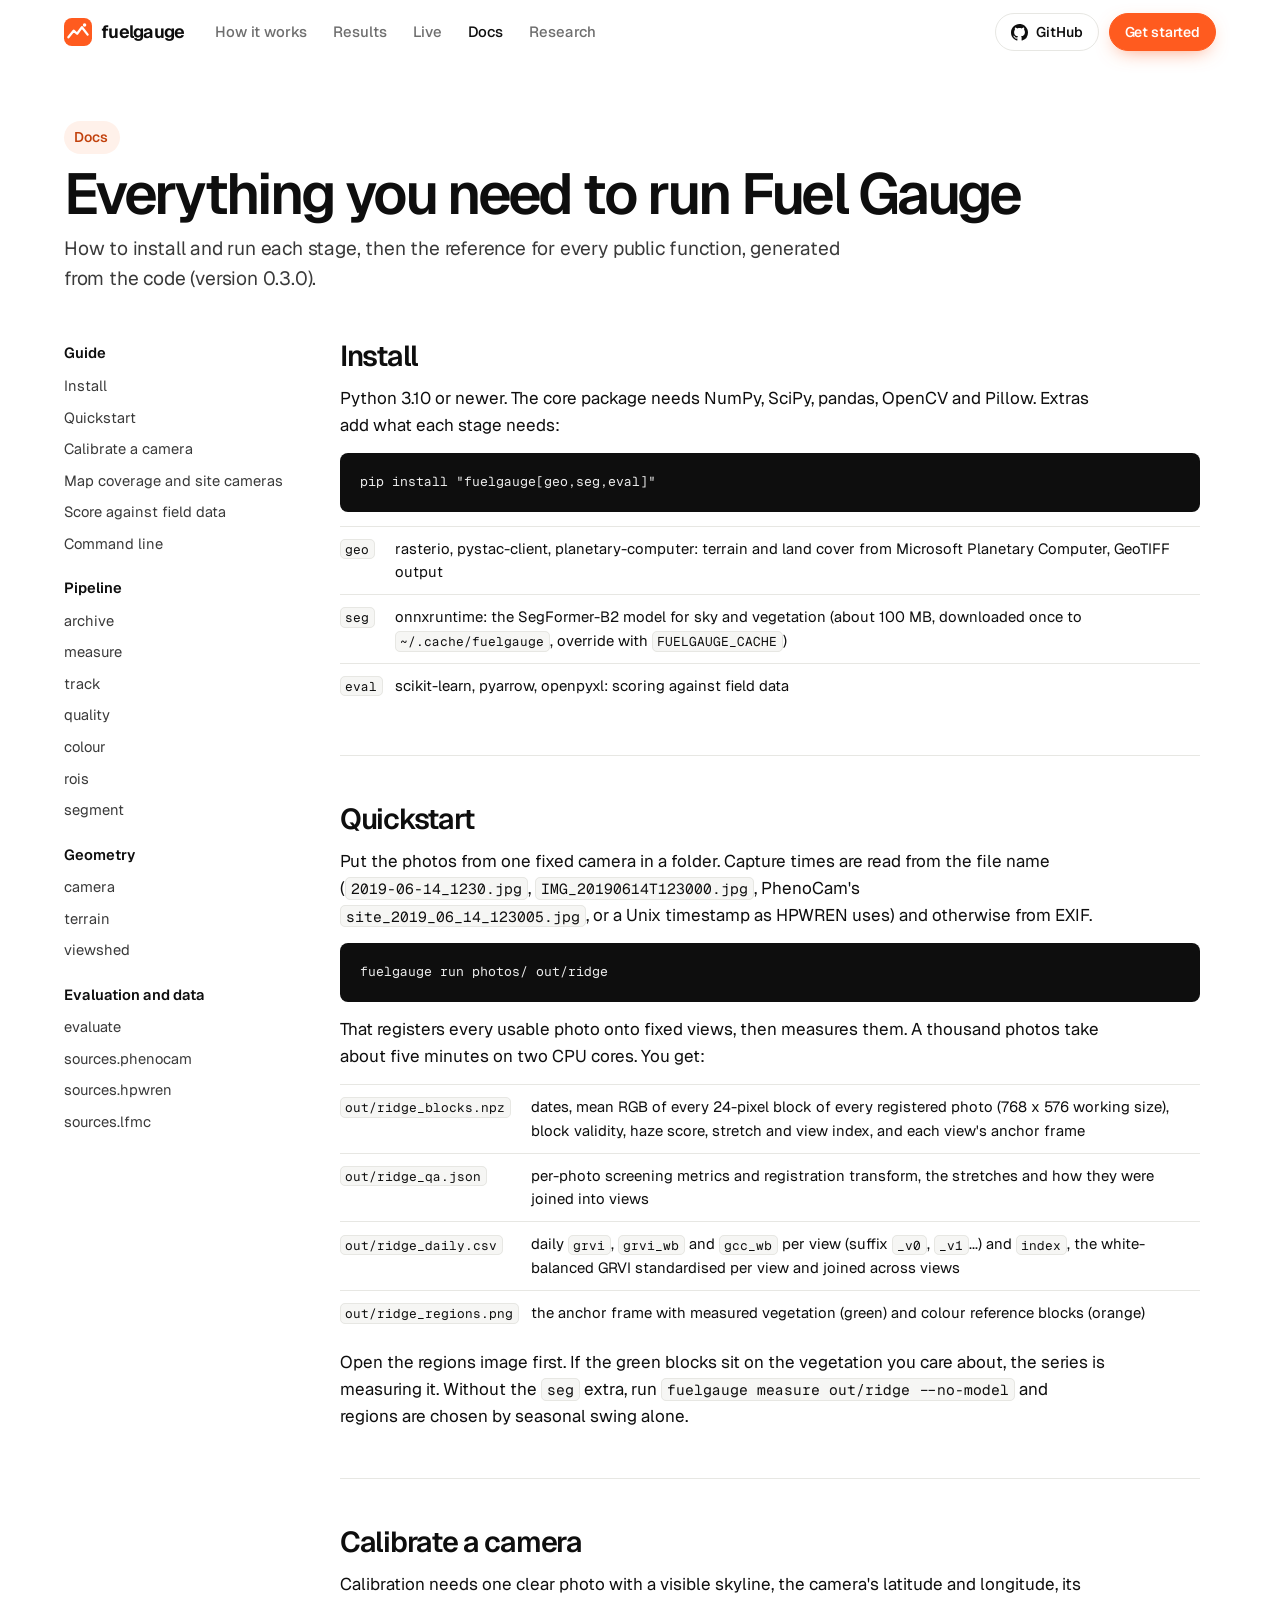
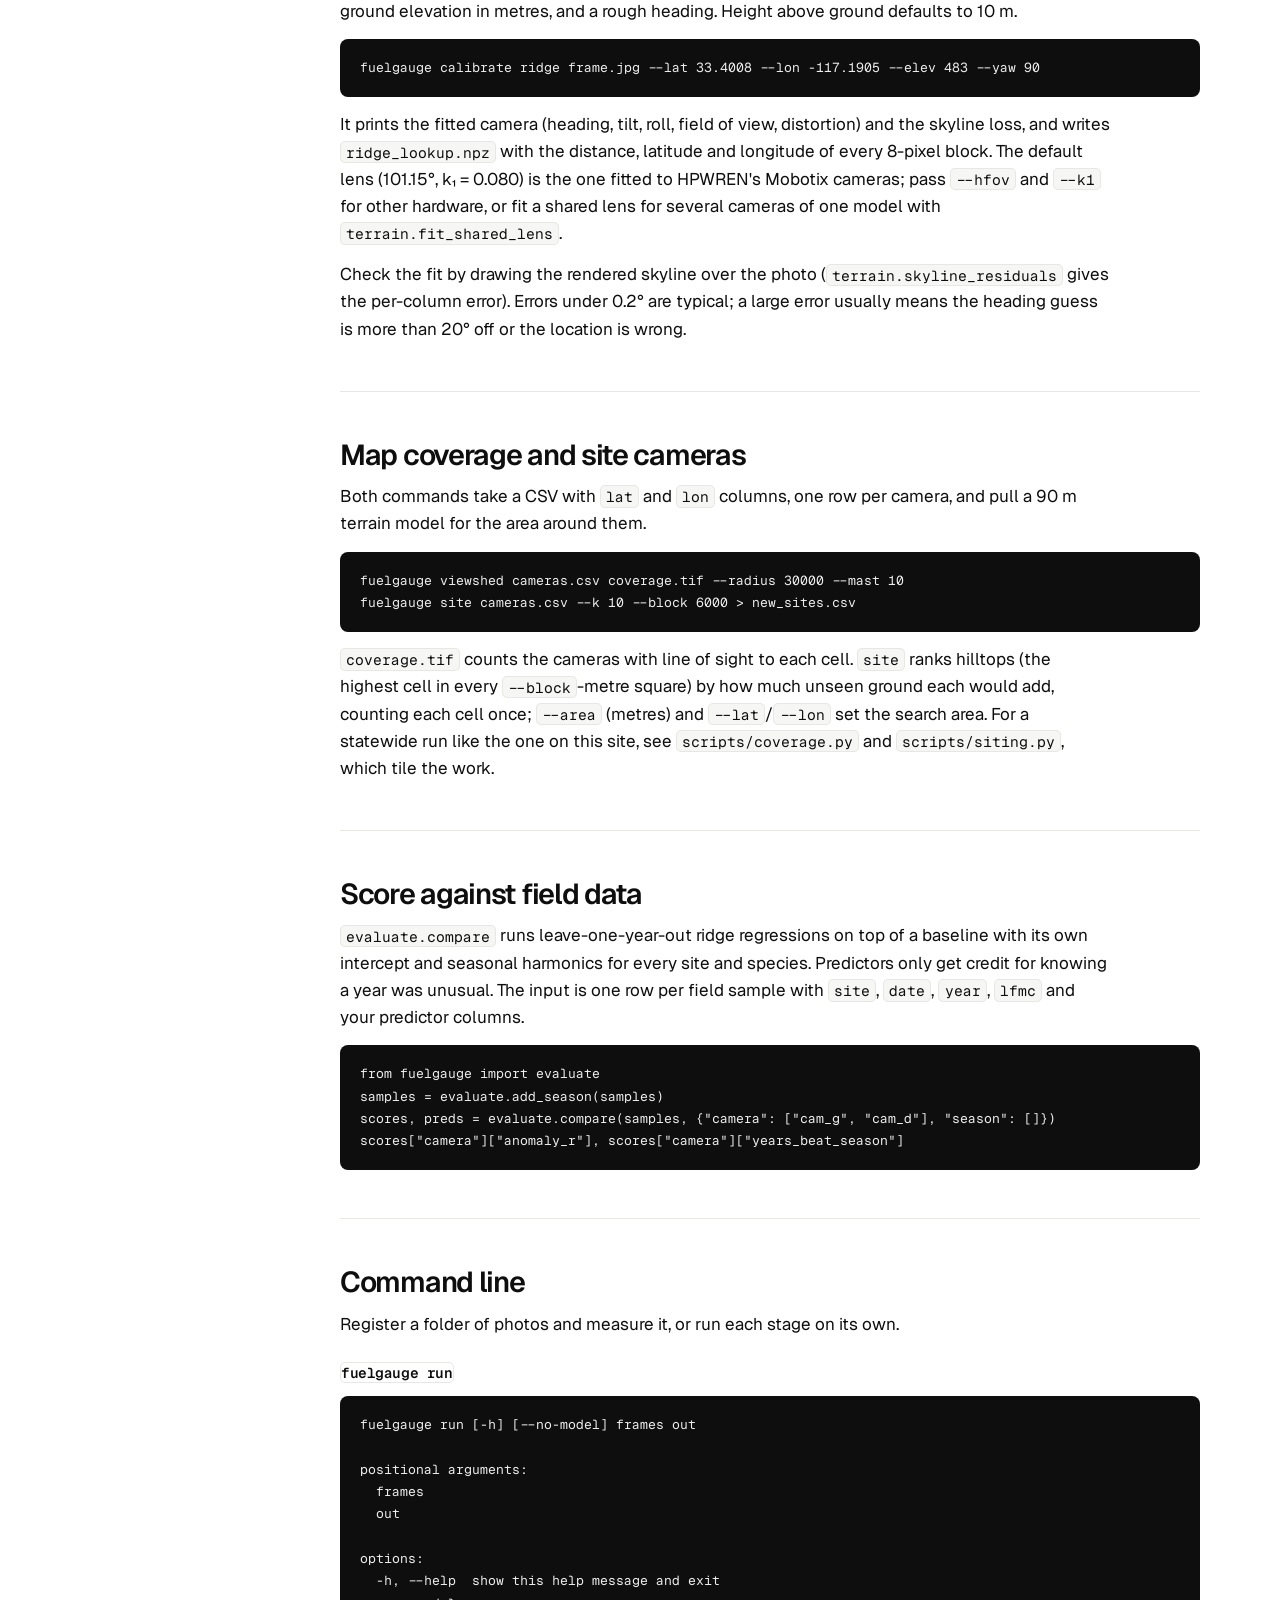
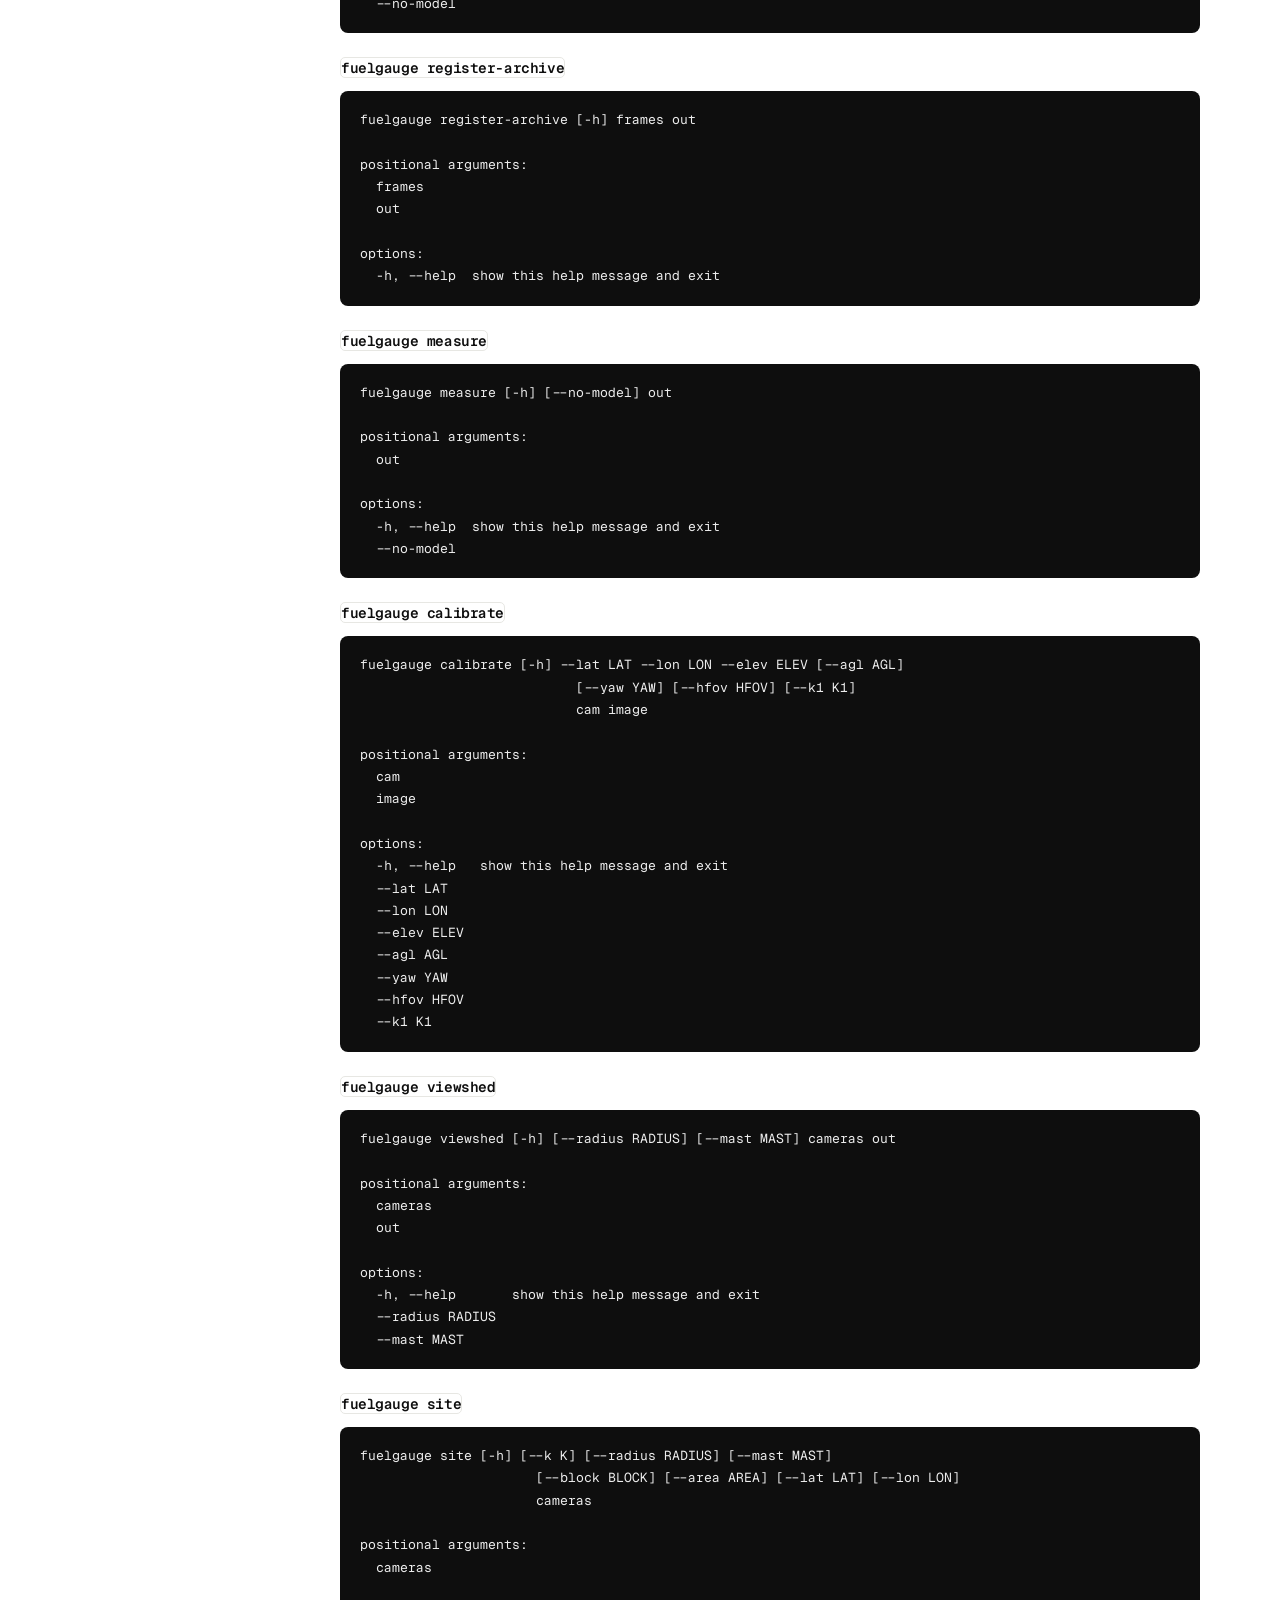
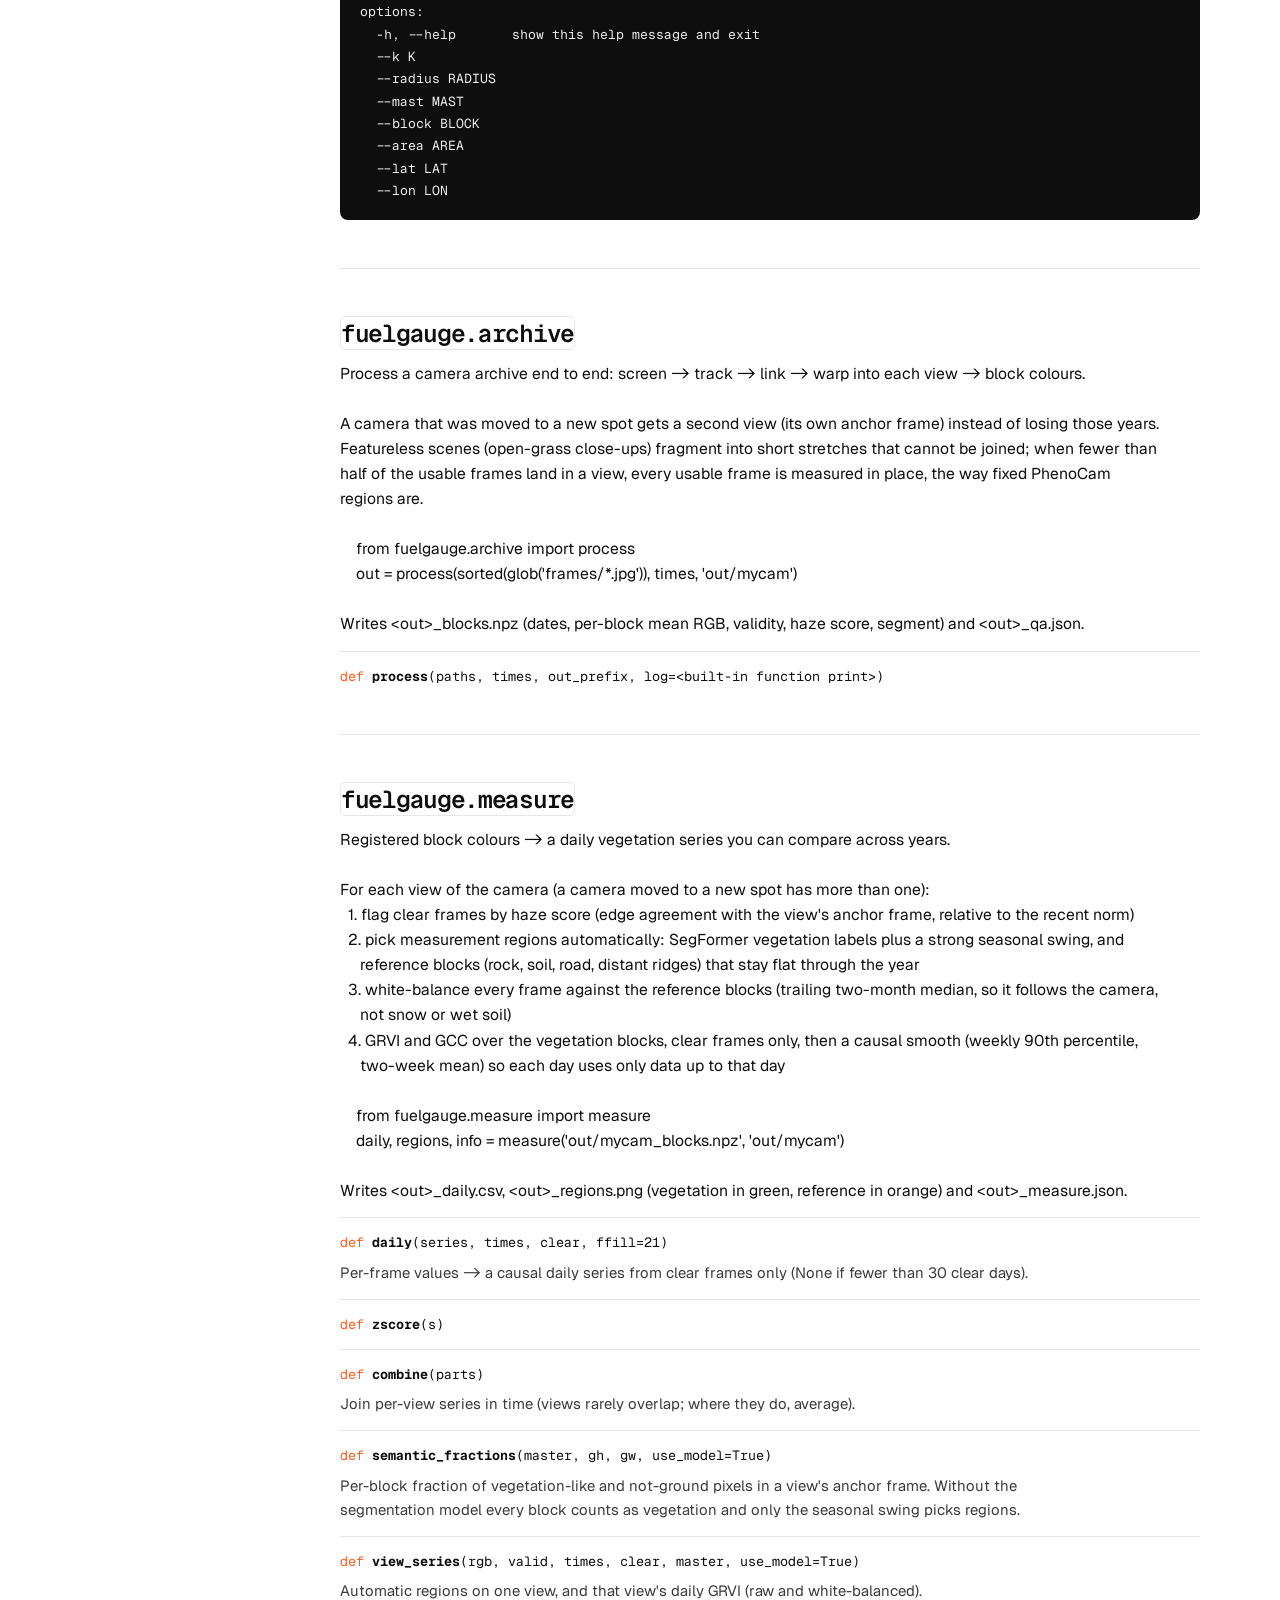
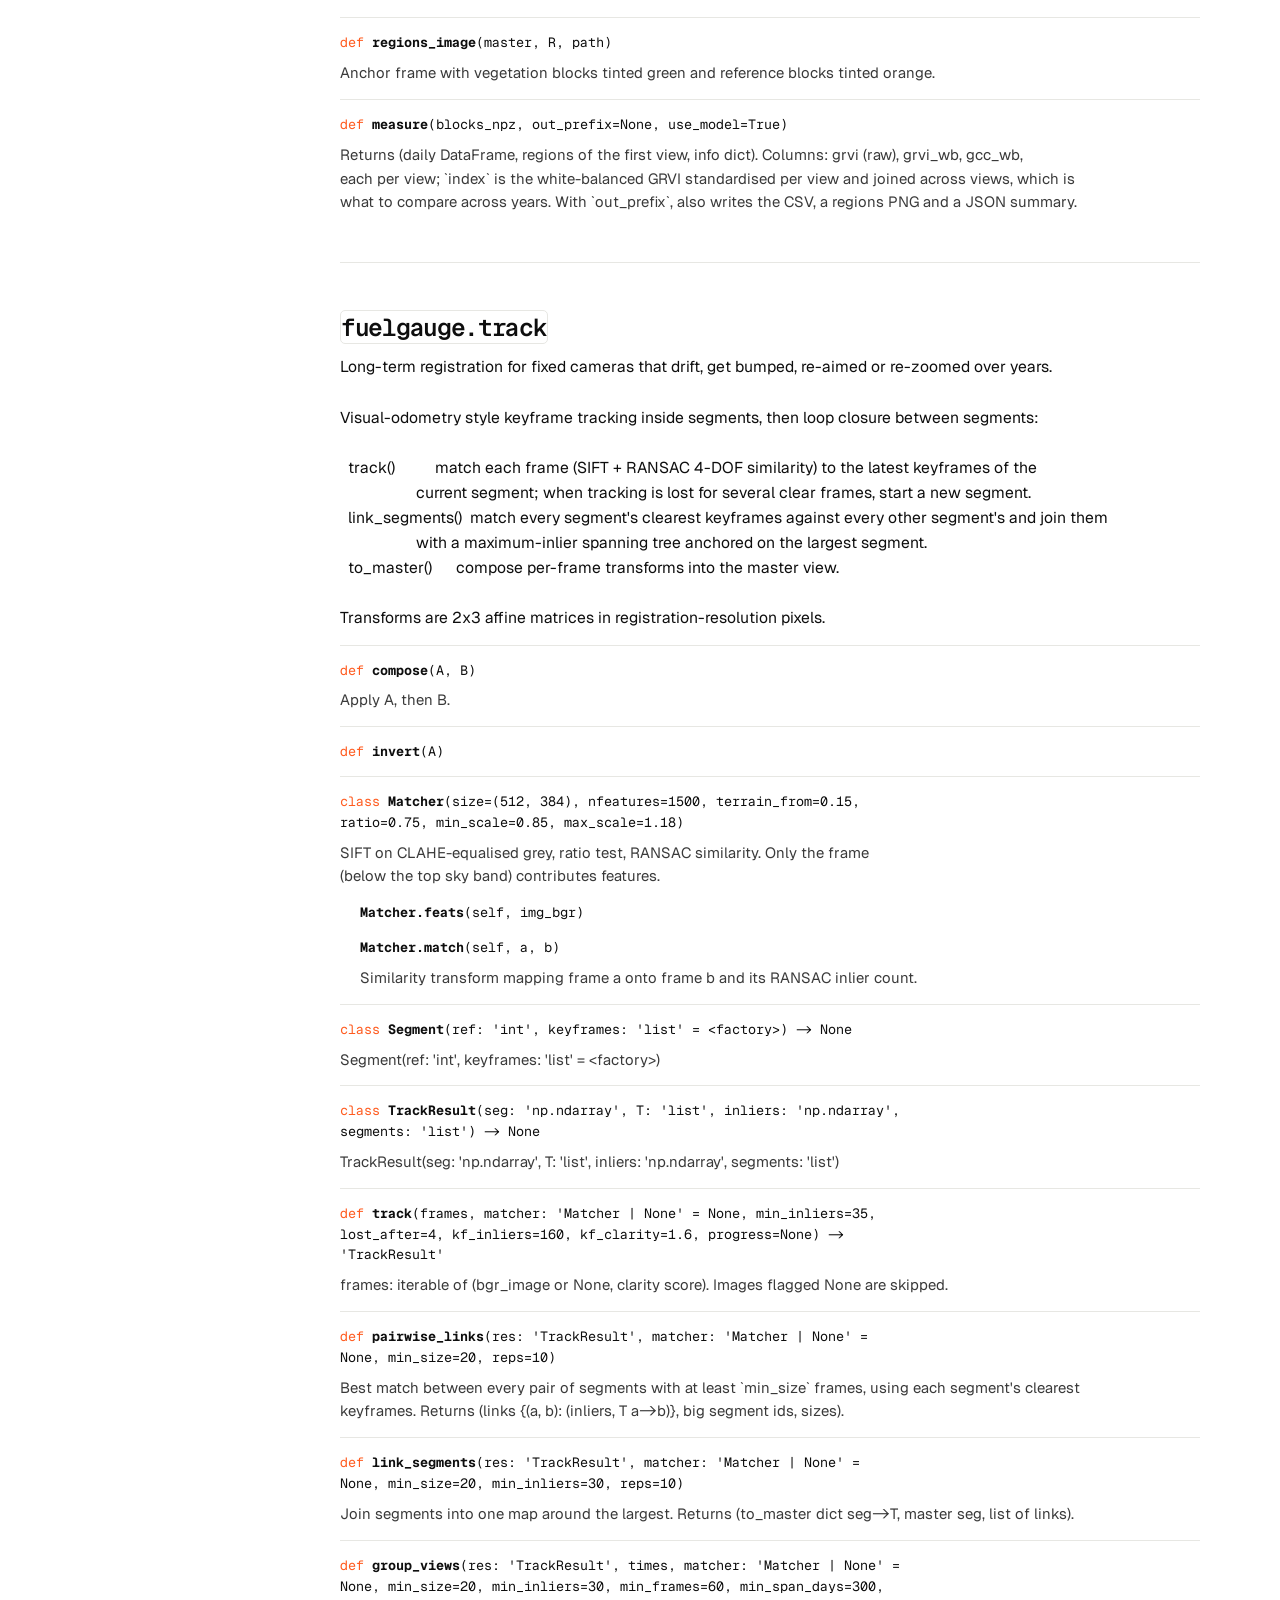
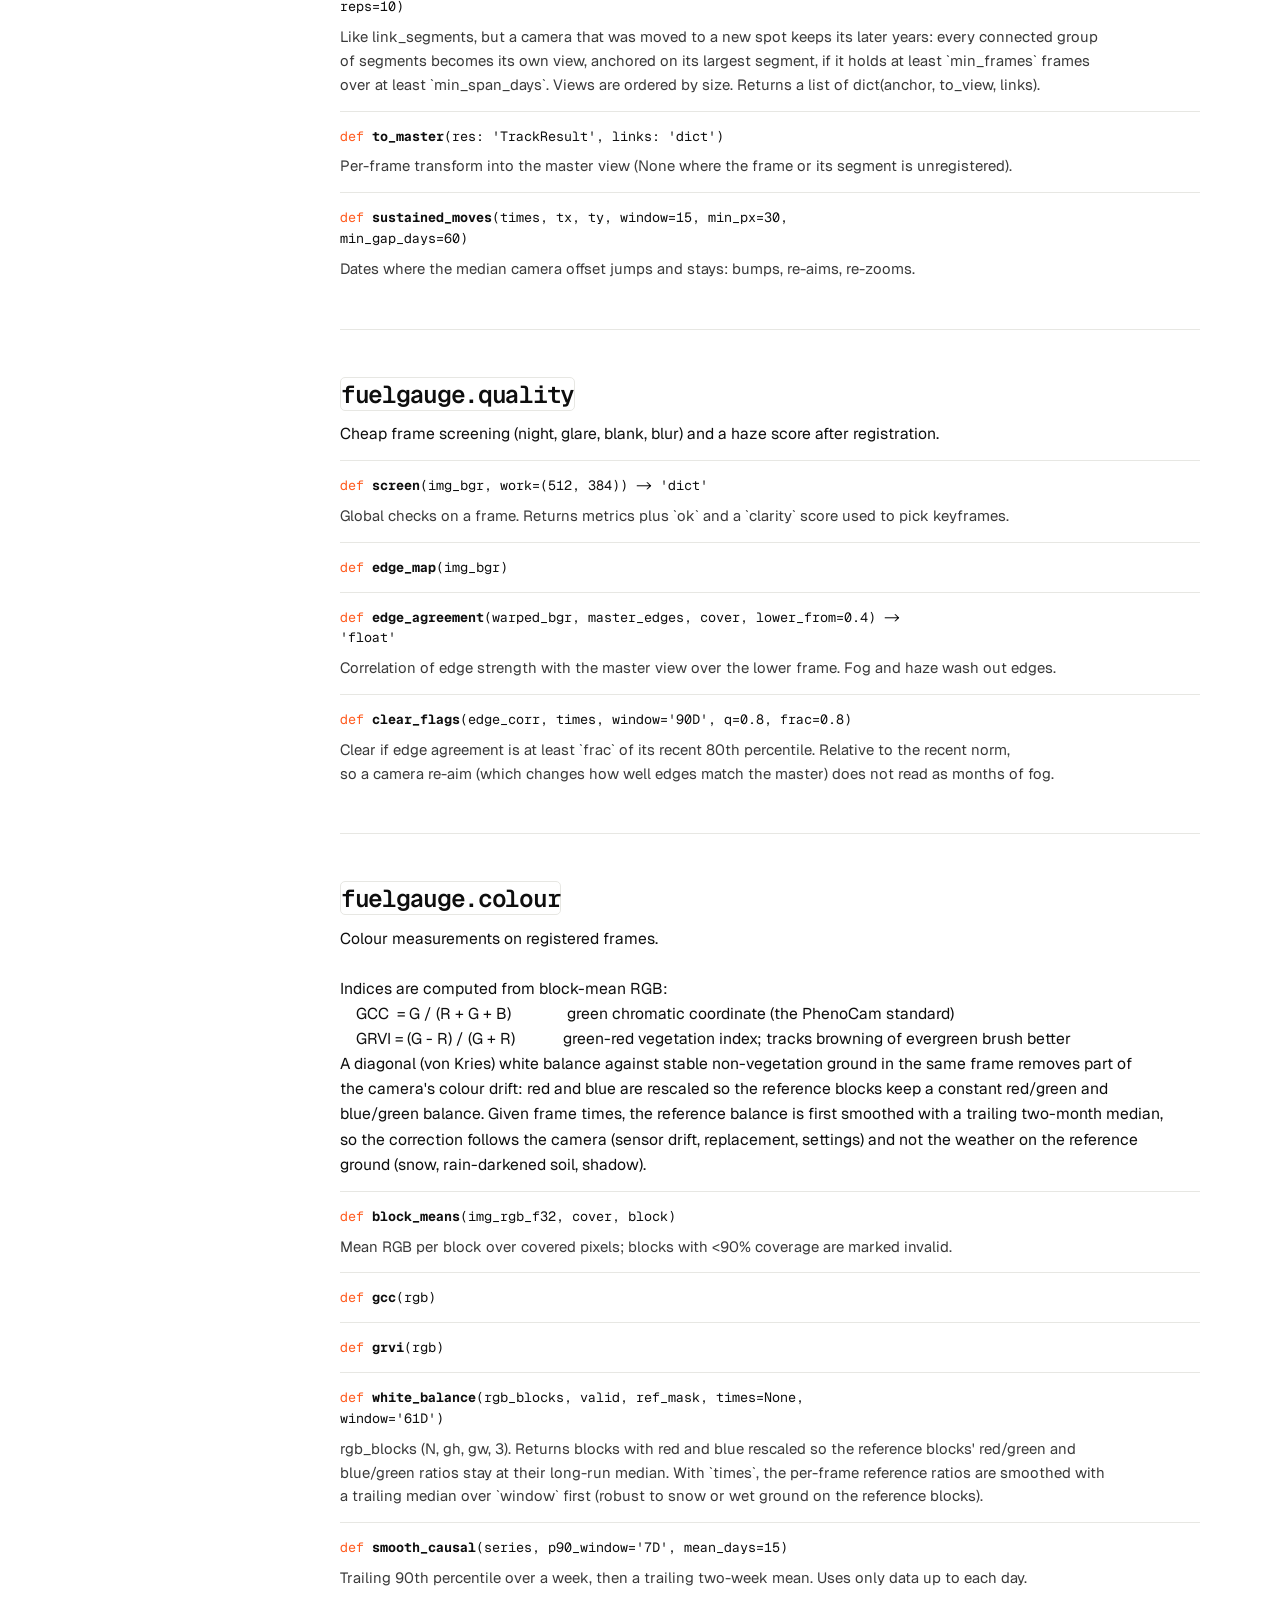
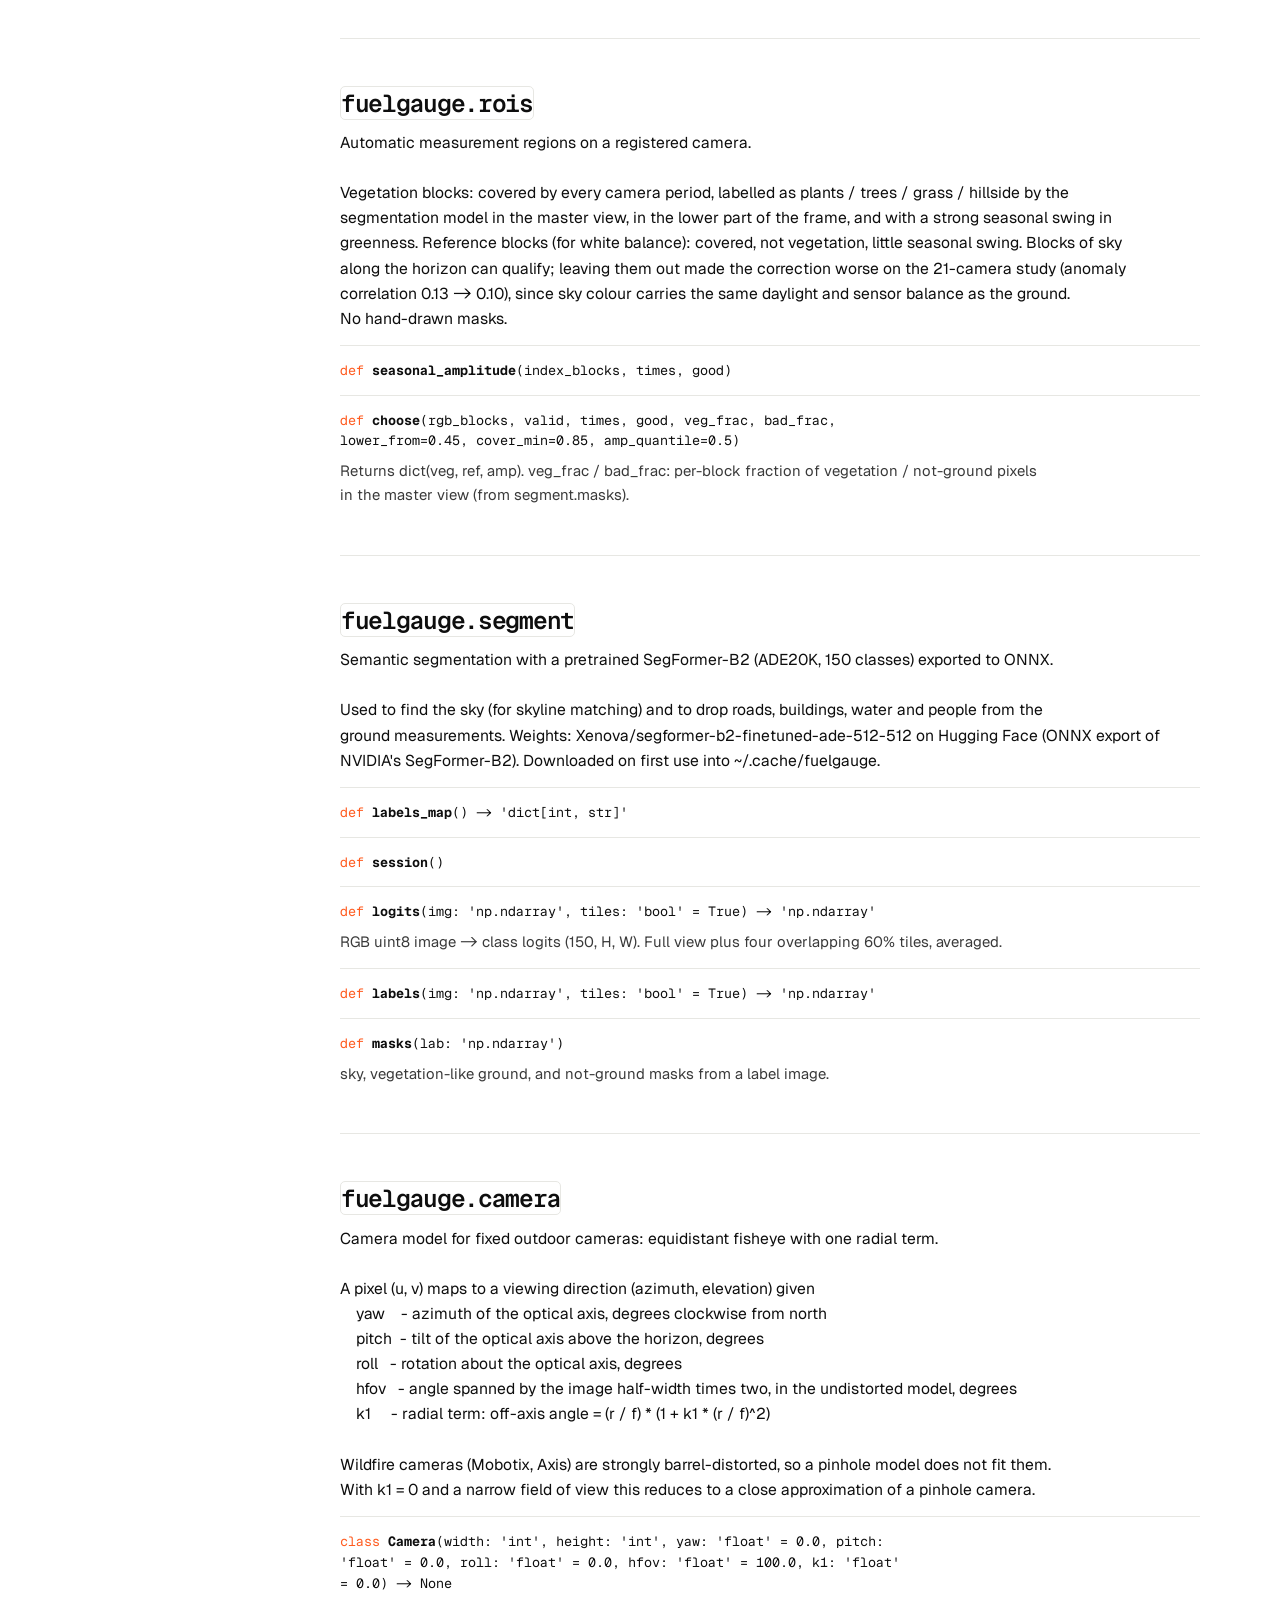
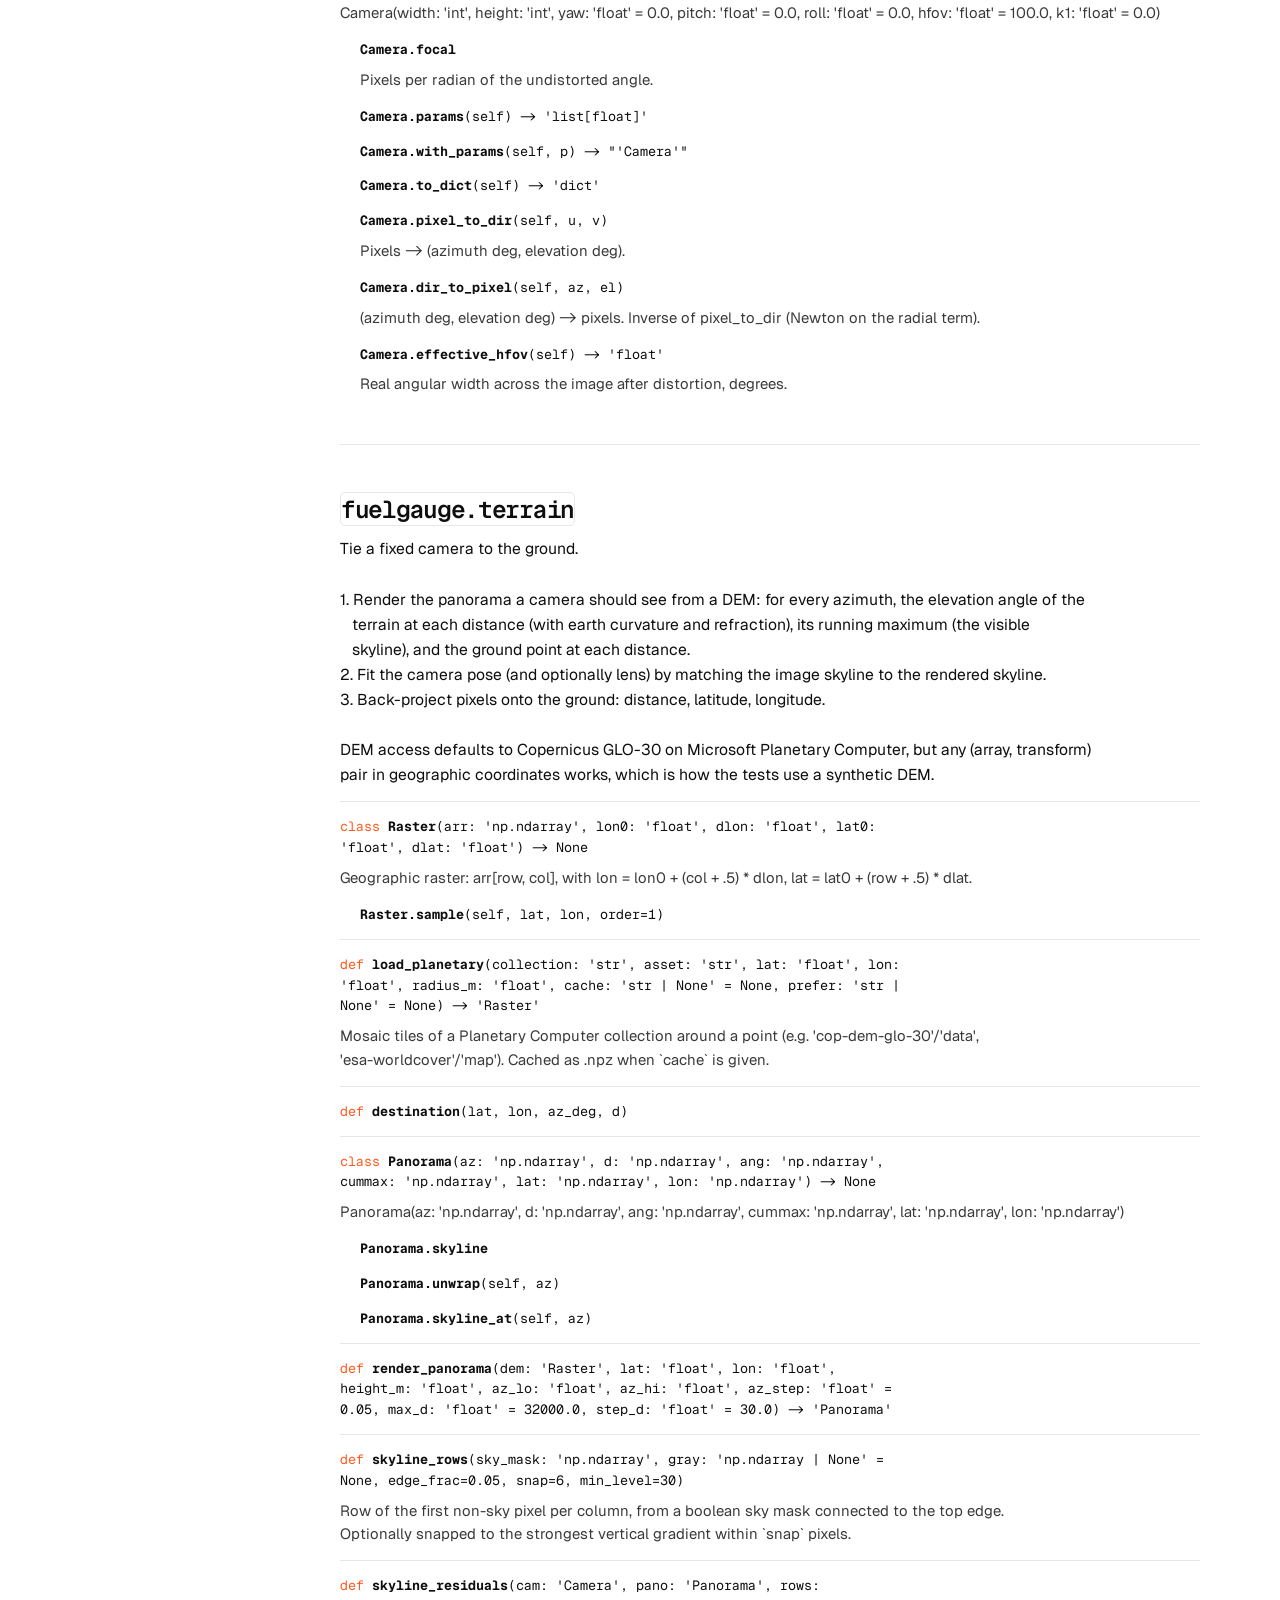
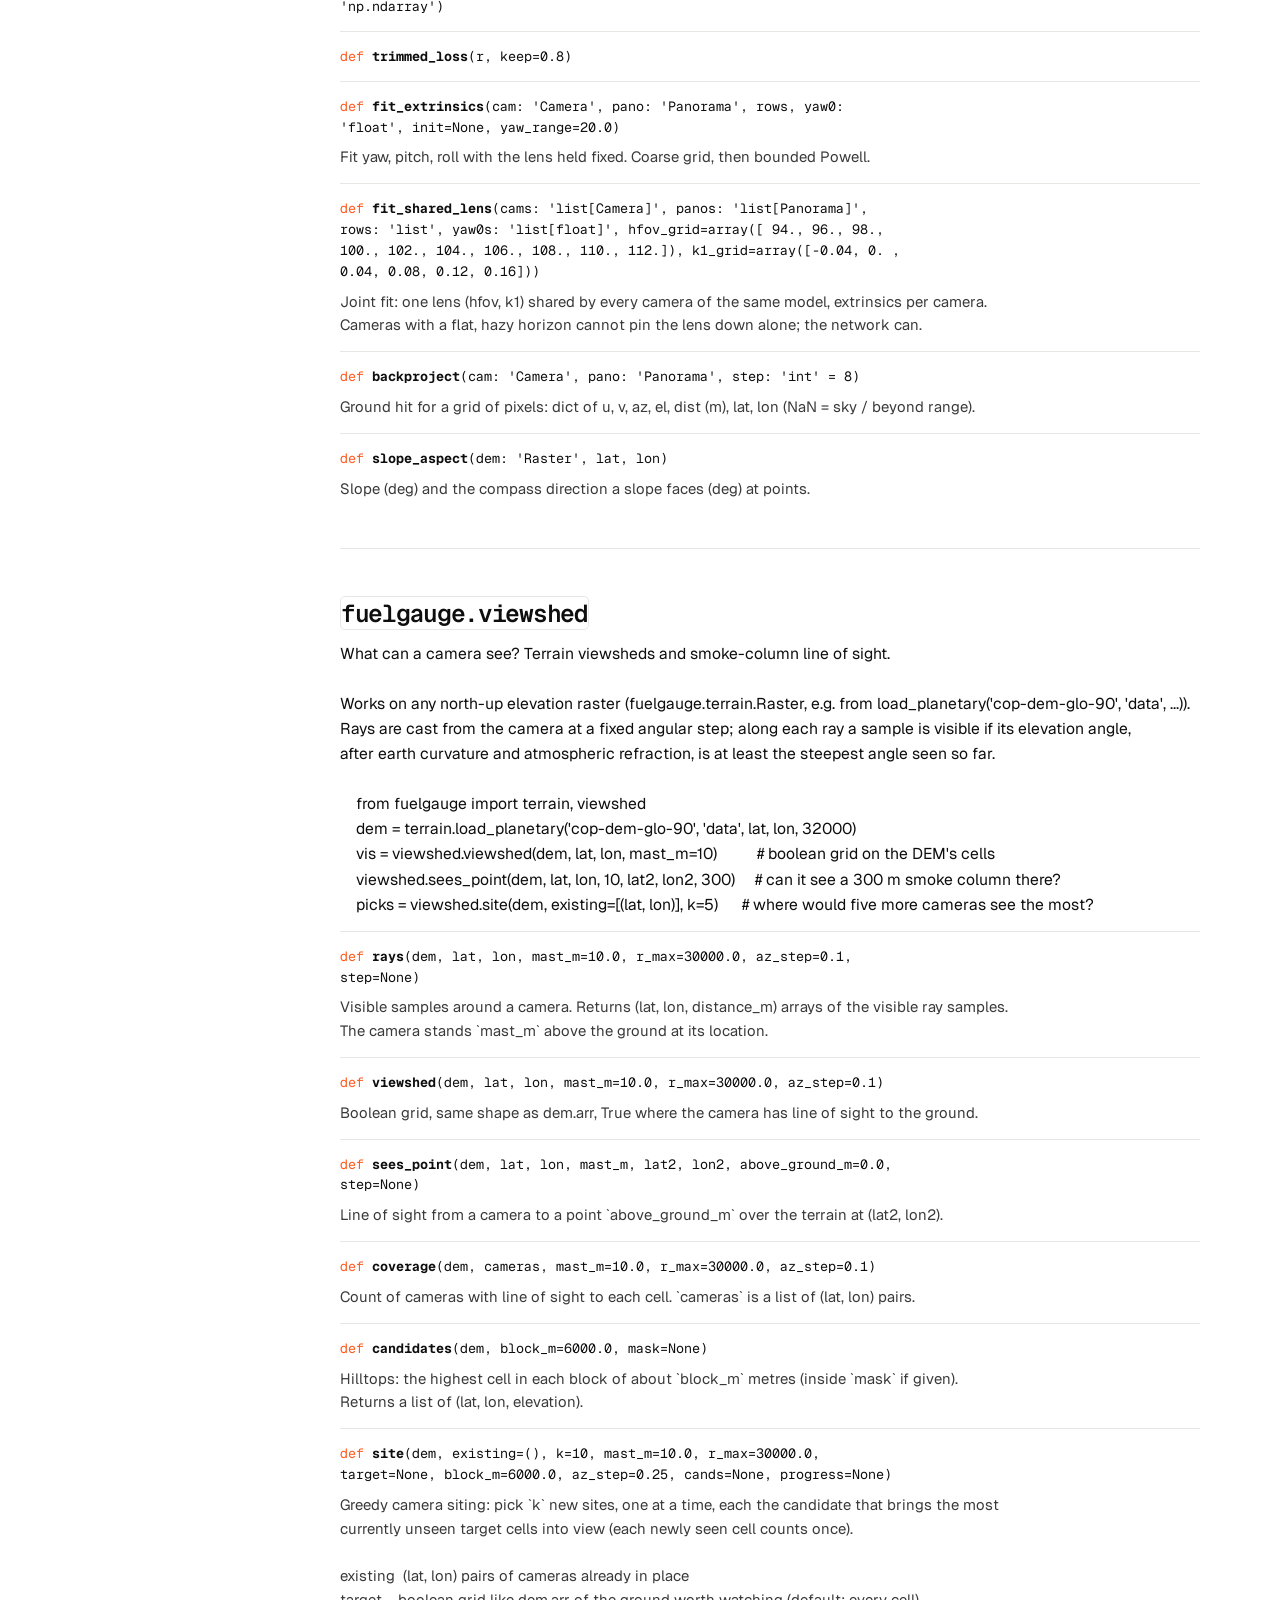
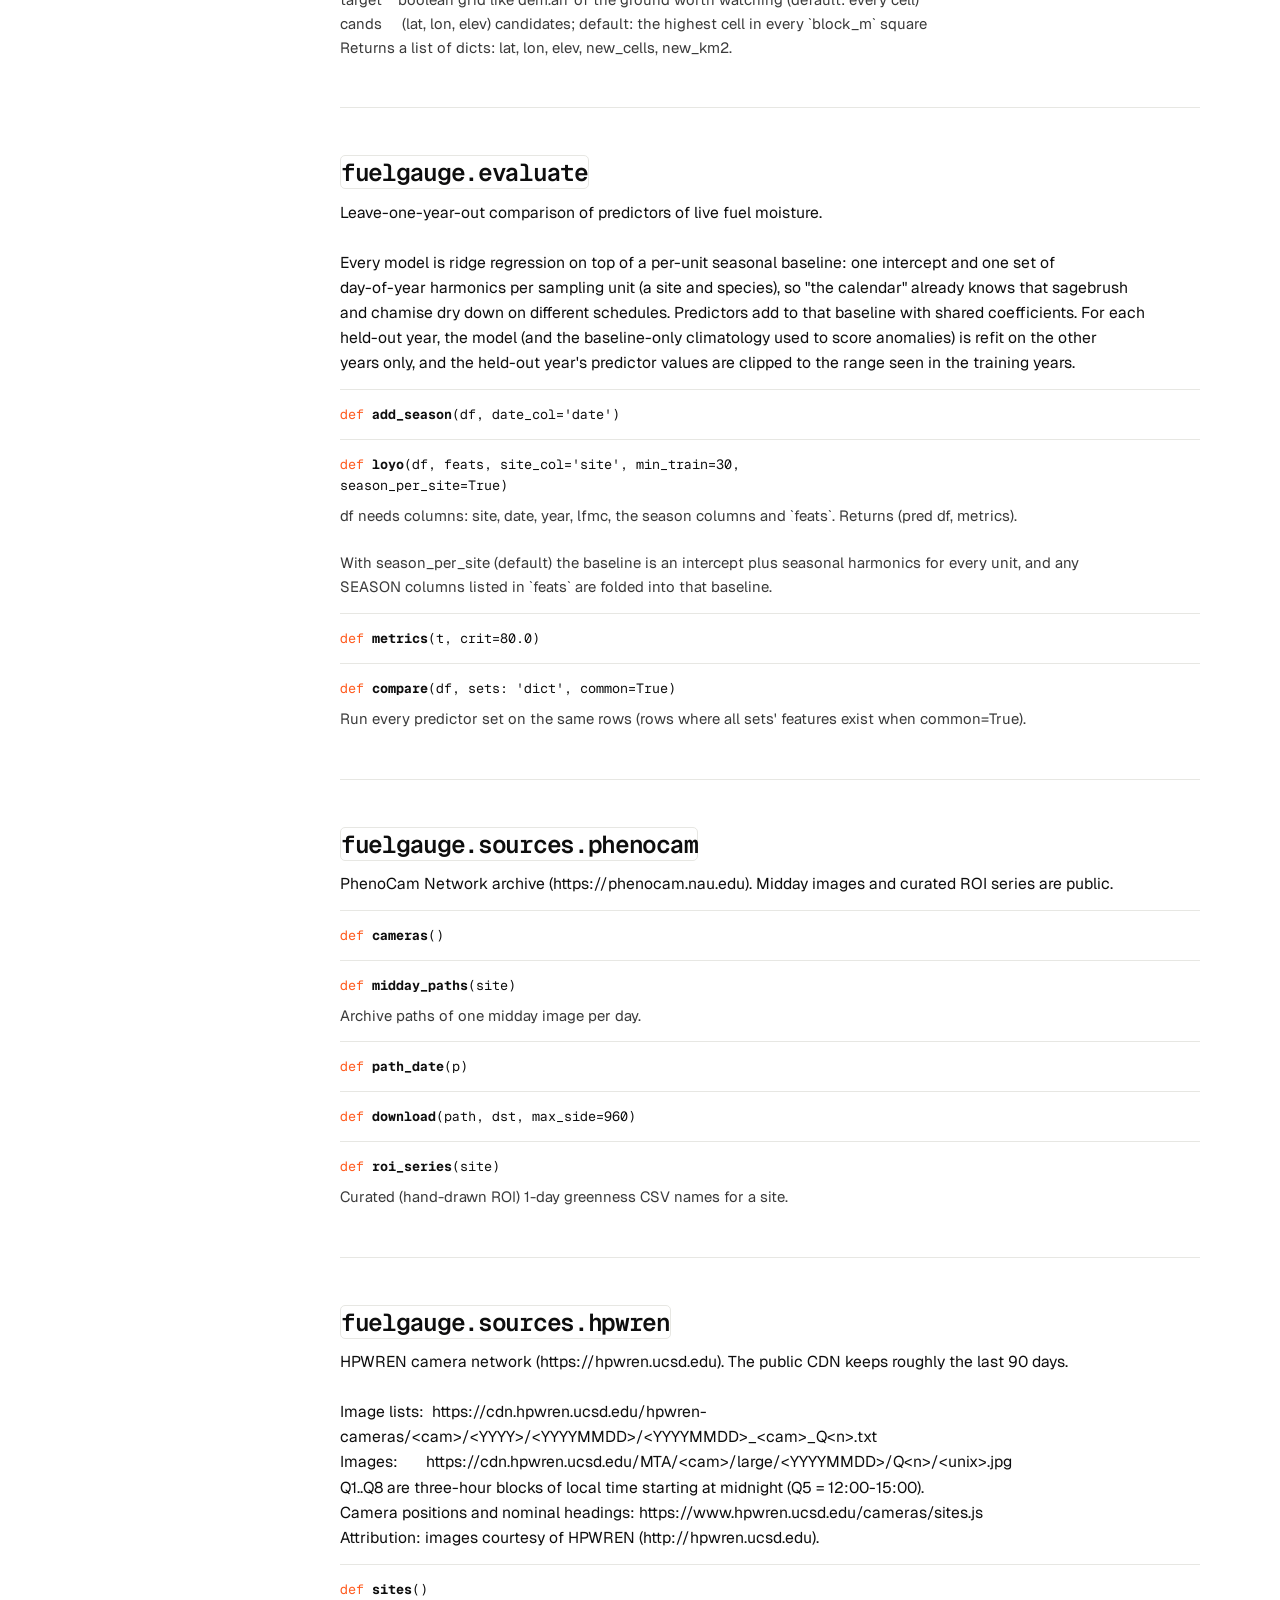
<file: docs/docs.html>
<!doctype html>
<html lang="en">
<head>
<meta charset="utf-8">
<meta name="viewport" content="width=device-width, initial-scale=1">
<title>Fuel Gauge Docs</title>
<meta name="description" content="Open-source Python pipeline that turns fixed outdoor cameras into calibrated instruments: multi-year registration, skyline-based camera calibration, pixel-to-ground mapping, drift-corrected vegetation measurement and camera network coverage.">
<meta property="og:title" content="Fuel Gauge">
<meta property="og:description" content="Turn any fixed camera into a measuring instrument. Open-source Python pipeline for fire lookouts, phenology cameras and webcams.">
<meta property="og:image" content="assets/live/rm-e-mobo-c_oct.jpg">
<link rel="icon" href="data:image/svg+xml,%3Csvg xmlns='http://www.w3.org/2000/svg' viewBox='0 0 32 32'%3E%3Crect width='32' height='32' rx='9' fill='%23FF5B1F'/%3E%3Cpath d='M5 22 L11 14.5 L15 18 L20.5 10.5 L27 19' fill='none' stroke='%23fff' stroke-width='2.6' stroke-linejoin='round' stroke-linecap='round'/%3E%3Ccircle cx='23.5' cy='8' r='2' fill='%23fff'/%3E%3C/svg%3E">
<link rel="preconnect" href="https://fonts.googleapis.com">
<link rel="preconnect" href="https://fonts.gstatic.com" crossorigin>
<link rel="stylesheet" href="https://fonts.googleapis.com/css2?family=Geist:wght@300..800&family=Geist+Mono:wght@400..600&display=swap">
<link rel="stylesheet" href="motion.css">
<link rel="stylesheet" href="site.css">
<style>
.docs { display: grid; grid-template-columns: 220px minmax(0, 1fr); gap: 56px; padding-top: 48px; }
.side { position: sticky; top: 84px; align-self: start; max-height: calc(100vh - 100px); overflow-y: auto; display: grid; gap: 2px; font-size: 0.92rem; padding-bottom: 24px; }
.side a { text-decoration: none; color: var(--ink-2); padding: 3px 0; }
.side a:hover { color: var(--ink); }
.side .grp { font-weight: 600; color: var(--ink); margin: 16px 0 4px; }
.side .grp:first-child { margin-top: 0; }
.content { min-width: 0; max-width: 860px; }
.content section > * { min-width: 0; }
.content section { padding-bottom: 48px; margin-bottom: 48px; border-bottom: 1px solid var(--line); display: grid; gap: 14px; }
.content h2 { font-size: 1.8rem; }
.content h2 code { font-size: 0.85em; background: none; padding: 0; }
.content h3 { font-size: 1.05rem; margin-top: 10px; }
.content h3 code { background: none; padding: 0; }
.content p { max-width: 70ch; }
.ref { width: 100%; border-collapse: collapse; font-size: 0.93rem; }
.ref td { padding: 10px 12px 10px 0; border-top: 1px solid var(--line); vertical-align: top; }
.ref td:first-child { white-space: nowrap; }
.fn { border-top: 1px solid var(--line); padding-top: 14px; display: grid; gap: 8px; }
.fn.sub { border-top: 0; padding-top: 0; padding-left: 20px; }
.sig { font-family: var(--mono); font-size: 0.84rem; line-height: 1.55; overflow-wrap: anywhere; }
.sig .k { color: var(--signal); }
pre.doc { margin: 0; font-family: var(--font); white-space: pre-wrap; font-size: 0.93rem; line-height: 1.6; color: var(--ink-2); }
pre.doc.mod { color: var(--ink); font-size: 0.98rem; }
.intro { display: grid; gap: 12px; padding-top: 56px; }
@media (max-width: 860px) { .docs { grid-template-columns: minmax(0, 1fr); } .side { position: static; max-height: none; grid-template-columns: repeat(2, minmax(0, 1fr)); } }
/* phones: every control is at least 44 px to the thumb */
@media (max-width: 760px) { .side a { min-height: 44px; display: flex; align-items: center; } }
</style>
</head>
<body>
<header class="nav" id="nav">
  <div class="wrap">
    <a class="brand" href="./" aria-label="Fuel Gauge home">
      <svg viewBox="0 0 32 32" aria-hidden="true"><rect width="32" height="32" rx="9" fill="#FF5B1F"/><path d="M5 22 L11 14.5 L15 18 L20.5 10.5 L27 19" fill="none" stroke="#fff" stroke-width="2.6" stroke-linejoin="round" stroke-linecap="round"/><circle cx="23.5" cy="8" r="2" fill="#fff"/></svg>
      fuelgauge
    </a>
    <nav aria-label="Main">
      <a href="./#how">How it works</a>
      <a href="./#results">Results</a>
      <a href="./#live">Live</a>
      <a href="docs.html" aria-current="page">Docs</a>
      <a href="research.html">Research</a>
    </nav>
    <span class="spacer"></span>
    <div class="actions">
      <a class="btn small" href="https://github.com/shourya0mehta/fuel-gauge" aria-label="GitHub">
        <svg viewBox="0 0 16 16" aria-hidden="true" fill="currentColor"><path d="M8 0C3.58 0 0 3.58 0 8c0 3.54 2.29 6.53 5.47 7.59.4.07.55-.17.55-.38 0-.19-.01-.82-.01-1.49-2.01.37-2.53-.49-2.69-.94-.09-.23-.48-.94-.82-1.13-.28-.15-.68-.52-.01-.53.63-.01 1.08.58 1.23.82.72 1.21 1.87.87 2.33.66.07-.52.28-.87.51-1.07-1.78-.2-3.64-.89-3.64-3.95 0-.87.31-1.59.82-2.15-.08-.2-.36-1.02.08-2.12 0 0 .67-.21 2.2.82.64-.18 1.32-.27 2-.27.68 0 1.36.09 2 .27 1.53-1.04 2.2-.82 2.2-.82.44 1.1.16 1.92.08 2.12.51.56.82 1.27.82 2.15 0 3.07-1.87 3.75-3.65 3.95.29.25.54.73.54 1.48 0 1.07-.01 1.93-.01 2.2 0 .21.15.46.55.38A8.01 8.01 0 0 0 16 8c0-4.42-3.58-8-8-8Z"/></svg>
        <span class="gh-label">GitHub</span>
      </a>
      <a class="btn small primary" href="./#start">Get started</a>
    </div>
  </div>
</header>
<main class="wrap">
  <div class="intro">
    <span class="kicker">Docs</span>
    <h1 style="font-size:clamp(2.4rem,4.6vw,3.6rem)">Everything you need to run Fuel Gauge</h1>
    <p class="lede">How to install and run each stage, then the reference for every public function, generated from the code (version 0.3.0).</p>
  </div>
  <div class="docs">
    <nav class="side" aria-label="Docs">
<p class="grp">Guide</p>
<a href="#install">Install</a>
<a href="#quickstart">Quickstart</a>
<a href="#calibrate">Calibrate a camera</a>
<a href="#network">Map coverage and site cameras</a>
<a href="#evaluate">Score against field data</a>
<a href="#cli">Command line</a>
<p class="grp">Pipeline</p>
<a href="#mod-archive">archive</a>
<a href="#mod-measure">measure</a>
<a href="#mod-track">track</a>
<a href="#mod-quality">quality</a>
<a href="#mod-colour">colour</a>
<a href="#mod-rois">rois</a>
<a href="#mod-segment">segment</a>
<p class="grp">Geometry</p>
<a href="#mod-camera">camera</a>
<a href="#mod-terrain">terrain</a>
<a href="#mod-viewshed">viewshed</a>
<p class="grp">Evaluation and data</p>
<a href="#mod-evaluate">evaluate</a>
<a href="#mod-sources.phenocam">sources.phenocam</a>
<a href="#mod-sources.hpwren">sources.hpwren</a>
<a href="#mod-sources.lfmc">sources.lfmc</a>
<a href="#mod-sources.modis">sources.modis</a>
    </nav>
    <div class="content">
<section id="install"><h2>Install</h2>
<p>Python 3.10 or newer. The core package needs NumPy, SciPy, pandas, OpenCV and Pillow. Extras add what each stage needs:</p>
<pre class="code">pip install "fuelgauge[geo,seg,eval]"</pre>
<table class="ref"><tbody>
<tr><td><code>geo</code></td><td>rasterio, pystac-client, planetary-computer: terrain and land cover from Microsoft Planetary Computer, GeoTIFF output</td></tr>
<tr><td><code>seg</code></td><td>onnxruntime: the SegFormer-B2 model for sky and vegetation (about 100 MB, downloaded once to <code>~/.cache/fuelgauge</code>, override with <code>FUELGAUGE_CACHE</code>)</td></tr>
<tr><td><code>eval</code></td><td>scikit-learn, pyarrow, openpyxl: scoring against field data</td></tr>
</tbody></table></section>
<section id="quickstart"><h2>Quickstart</h2>
<p>Put the photos from one fixed camera in a folder. Capture times are read from the file name (<code>2019-06-14_1230.jpg</code>, <code>IMG_20190614T123000.jpg</code>, PhenoCam's <code>site_2019_06_14_123005.jpg</code>, or a Unix timestamp as HPWREN uses) and otherwise from EXIF.</p>
<pre class="code">fuelgauge run photos/ out/ridge</pre>
<p>That registers every usable photo onto fixed views, then measures them. A thousand photos take about five minutes on two CPU cores. You get:</p>
<table class="ref"><tbody>
<tr><td><code>out/ridge_blocks.npz</code></td><td>dates, mean RGB of every 24-pixel block of every registered photo (768 x 576 working size), block validity, haze score, stretch and view index, and each view's anchor frame</td></tr>
<tr><td><code>out/ridge_qa.json</code></td><td>per-photo screening metrics and registration transform, the stretches and how they were joined into views</td></tr>
<tr><td><code>out/ridge_daily.csv</code></td><td>daily <code>grvi</code>, <code>grvi_wb</code> and <code>gcc_wb</code> per view (suffix <code>_v0</code>, <code>_v1</code>...) and <code>index</code>, the white-balanced GRVI standardised per view and joined across views</td></tr>
<tr><td><code>out/ridge_regions.png</code></td><td>the anchor frame with measured vegetation (green) and colour reference blocks (orange)</td></tr>
</tbody></table>
<p>Open the regions image first. If the green blocks sit on the vegetation you care about, the series is measuring it. Without the <code>seg</code> extra, run <code>fuelgauge measure out/ridge --no-model</code> and regions are chosen by seasonal swing alone.</p></section>
<section id="calibrate"><h2>Calibrate a camera</h2>
<p>Calibration needs one clear photo with a visible skyline, the camera's latitude and longitude, its ground elevation in metres, and a rough heading. Height above ground defaults to 10 m.</p>
<pre class="code">fuelgauge calibrate ridge frame.jpg --lat 33.4008 --lon -117.1905 --elev 483 --yaw 90</pre>
<p>It prints the fitted camera (heading, tilt, roll, field of view, distortion) and the skyline loss, and writes <code>ridge_lookup.npz</code> with the distance, latitude and longitude of every 8-pixel block. The default lens (101.15&deg;, k&#8321; = 0.080) is the one fitted to HPWREN's Mobotix cameras; pass <code>--hfov</code> and <code>--k1</code> for other hardware, or fit a shared lens for several cameras of one model with <code>terrain.fit_shared_lens</code>.</p>
<p>Check the fit by drawing the rendered skyline over the photo (<code>terrain.skyline_residuals</code> gives the per-column error). Errors under 0.2&deg; are typical; a large error usually means the heading guess is more than 20&deg; off or the location is wrong.</p></section>
<section id="network"><h2>Map coverage and site cameras</h2>
<p>Both commands take a CSV with <code>lat</code> and <code>lon</code> columns, one row per camera, and pull a 90 m terrain model for the area around them.</p>
<pre class="code">fuelgauge viewshed cameras.csv coverage.tif --radius 30000 --mast 10
fuelgauge site cameras.csv --k 10 --block 6000 > new_sites.csv</pre>
<p><code>coverage.tif</code> counts the cameras with line of sight to each cell. <code>site</code> ranks hilltops (the highest cell in every <code>--block</code>-metre square) by how much unseen ground each would add, counting each cell once; <code>--area</code> (metres) and <code>--lat</code>/<code>--lon</code> set the search area. For a statewide run like the one on this site, see <code>scripts/coverage.py</code> and <code>scripts/siting.py</code>, which tile the work.</p></section>
<section id="evaluate"><h2>Score against field data</h2>
<p><code>evaluate.compare</code> runs leave-one-year-out ridge regressions on top of a baseline with its own intercept and seasonal harmonics for every site and species. Predictors only get credit for knowing a year was unusual. The input is one row per field sample with <code>site</code>, <code>date</code>, <code>year</code>, <code>lfmc</code> and your predictor columns.</p>
<pre class="code">from fuelgauge import evaluate
samples = evaluate.add_season(samples)
scores, preds = evaluate.compare(samples, {"camera": ["cam_g", "cam_d"], "season": []})
scores["camera"]["anomaly_r"], scores["camera"]["years_beat_season"]</pre></section>
<section id="cli"><h2>Command line</h2><p>Register a folder of photos and measure it, or run each stage on its own.</p><h3 id="cli-run"><code>fuelgauge run</code></h3><pre class="code">fuelgauge run [-h] [--no-model] frames out

positional arguments:
  frames
  out

options:
  -h, --help  show this help message and exit
  --no-model</pre><h3 id="cli-register-archive"><code>fuelgauge register-archive</code></h3><pre class="code">fuelgauge register-archive [-h] frames out

positional arguments:
  frames
  out

options:
  -h, --help  show this help message and exit</pre><h3 id="cli-measure"><code>fuelgauge measure</code></h3><pre class="code">fuelgauge measure [-h] [--no-model] out

positional arguments:
  out

options:
  -h, --help  show this help message and exit
  --no-model</pre><h3 id="cli-calibrate"><code>fuelgauge calibrate</code></h3><pre class="code">fuelgauge calibrate [-h] --lat LAT --lon LON --elev ELEV [--agl AGL]
                           [--yaw YAW] [--hfov HFOV] [--k1 K1]
                           cam image

positional arguments:
  cam
  image

options:
  -h, --help   show this help message and exit
  --lat LAT
  --lon LON
  --elev ELEV
  --agl AGL
  --yaw YAW
  --hfov HFOV
  --k1 K1</pre><h3 id="cli-viewshed"><code>fuelgauge viewshed</code></h3><pre class="code">fuelgauge viewshed [-h] [--radius RADIUS] [--mast MAST] cameras out

positional arguments:
  cameras
  out

options:
  -h, --help       show this help message and exit
  --radius RADIUS
  --mast MAST</pre><h3 id="cli-site"><code>fuelgauge site</code></h3><pre class="code">fuelgauge site [-h] [--k K] [--radius RADIUS] [--mast MAST]
                      [--block BLOCK] [--area AREA] [--lat LAT] [--lon LON]
                      cameras

positional arguments:
  cameras

options:
  -h, --help       show this help message and exit
  --k K
  --radius RADIUS
  --mast MAST
  --block BLOCK
  --area AREA
  --lat LAT
  --lon LON</pre></section>
<section id="mod-archive"><h2><code>fuelgauge.archive</code></h2><pre class="doc mod">Process a camera archive end to end: screen -&gt; track -&gt; link -&gt; warp into each view -&gt; block colours.

A camera that was moved to a new spot gets a second view (its own anchor frame) instead of losing those years.
Featureless scenes (open-grass close-ups) fragment into short stretches that cannot be joined; when fewer than
half of the usable frames land in a view, every usable frame is measured in place, the way fixed PhenoCam
regions are.

    from fuelgauge.archive import process
    out = process(sorted(glob(&#x27;frames/*.jpg&#x27;)), times, &#x27;out/mycam&#x27;)

Writes &lt;out&gt;_blocks.npz (dates, per-block mean RGB, validity, haze score, segment) and &lt;out&gt;_qa.json.</pre><div class="fn" id="archive.process"><p class="sig"><span class="k">def</span> <b>process</b>(paths, times, out_prefix, log=&lt;built-in function print&gt;)</p></div></section>
<section id="mod-measure"><h2><code>fuelgauge.measure</code></h2><pre class="doc mod">Registered block colours -&gt; a daily vegetation series you can compare across years.

For each view of the camera (a camera moved to a new spot has more than one):
  1. flag clear frames by haze score (edge agreement with the view&#x27;s anchor frame, relative to the recent norm)
  2. pick measurement regions automatically: SegFormer vegetation labels plus a strong seasonal swing, and
     reference blocks (rock, soil, road, distant ridges) that stay flat through the year
  3. white-balance every frame against the reference blocks (trailing two-month median, so it follows the camera,
     not snow or wet soil)
  4. GRVI and GCC over the vegetation blocks, clear frames only, then a causal smooth (weekly 90th percentile,
     two-week mean) so each day uses only data up to that day

    from fuelgauge.measure import measure
    daily, regions, info = measure(&#x27;out/mycam_blocks.npz&#x27;, &#x27;out/mycam&#x27;)

Writes &lt;out&gt;_daily.csv, &lt;out&gt;_regions.png (vegetation in green, reference in orange) and &lt;out&gt;_measure.json.</pre><div class="fn" id="measure.daily"><p class="sig"><span class="k">def</span> <b>daily</b>(series, times, clear, ffill=21)</p><pre class="doc">Per-frame values -&gt; a causal daily series from clear frames only (None if fewer than 30 clear days).</pre></div><div class="fn" id="measure.zscore"><p class="sig"><span class="k">def</span> <b>zscore</b>(s)</p></div><div class="fn" id="measure.combine"><p class="sig"><span class="k">def</span> <b>combine</b>(parts)</p><pre class="doc">Join per-view series in time (views rarely overlap; where they do, average).</pre></div><div class="fn" id="measure.semantic_fractions"><p class="sig"><span class="k">def</span> <b>semantic_fractions</b>(master, gh, gw, use_model=True)</p><pre class="doc">Per-block fraction of vegetation-like and not-ground pixels in a view&#x27;s anchor frame. Without the
segmentation model every block counts as vegetation and only the seasonal swing picks regions.</pre></div><div class="fn" id="measure.view_series"><p class="sig"><span class="k">def</span> <b>view_series</b>(rgb, valid, times, clear, master, use_model=True)</p><pre class="doc">Automatic regions on one view, and that view&#x27;s daily GRVI (raw and white-balanced).</pre></div><div class="fn" id="measure.regions_image"><p class="sig"><span class="k">def</span> <b>regions_image</b>(master, R, path)</p><pre class="doc">Anchor frame with vegetation blocks tinted green and reference blocks tinted orange.</pre></div><div class="fn" id="measure.measure"><p class="sig"><span class="k">def</span> <b>measure</b>(blocks_npz, out_prefix=None, use_model=True)</p><pre class="doc">Returns (daily DataFrame, regions of the first view, info dict). Columns: grvi (raw), grvi_wb, gcc_wb,
each per view; `index` is the white-balanced GRVI standardised per view and joined across views, which is
what to compare across years. With `out_prefix`, also writes the CSV, a regions PNG and a JSON summary.</pre></div></section>
<section id="mod-track"><h2><code>fuelgauge.track</code></h2><pre class="doc mod">Long-term registration for fixed cameras that drift, get bumped, re-aimed or re-zoomed over years.

Visual-odometry style keyframe tracking inside segments, then loop closure between segments:

  track()          match each frame (SIFT + RANSAC 4-DOF similarity) to the latest keyframes of the
                   current segment; when tracking is lost for several clear frames, start a new segment.
  link_segments()  match every segment&#x27;s clearest keyframes against every other segment&#x27;s and join them
                   with a maximum-inlier spanning tree anchored on the largest segment.
  to_master()      compose per-frame transforms into the master view.

Transforms are 2x3 affine matrices in registration-resolution pixels.</pre><div class="fn" id="track.compose"><p class="sig"><span class="k">def</span> <b>compose</b>(A, B)</p><pre class="doc">Apply A, then B.</pre></div><div class="fn" id="track.invert"><p class="sig"><span class="k">def</span> <b>invert</b>(A)</p></div><div class="fn" id="track.Matcher"><p class="sig"><span class="k">class</span> <b>Matcher</b>(size=(512, 384), nfeatures=1500, terrain_from=0.15, ratio=0.75, min_scale=0.85, max_scale=1.18)</p><pre class="doc">SIFT on CLAHE-equalised grey, ratio test, RANSAC similarity. Only the frame
(below the top sky band) contributes features.</pre></div><div class="fn sub"><p class="sig"><b>Matcher.feats</b>(self, img_bgr)</p></div><div class="fn sub"><p class="sig"><b>Matcher.match</b>(self, a, b)</p><pre class="doc">Similarity transform mapping frame a onto frame b and its RANSAC inlier count.</pre></div><div class="fn" id="track.Segment"><p class="sig"><span class="k">class</span> <b>Segment</b>(ref: &#x27;int&#x27;, keyframes: &#x27;list&#x27; = &lt;factory&gt;) -&gt; None</p><pre class="doc">Segment(ref: &#x27;int&#x27;, keyframes: &#x27;list&#x27; = &lt;factory&gt;)</pre></div><div class="fn" id="track.TrackResult"><p class="sig"><span class="k">class</span> <b>TrackResult</b>(seg: &#x27;np.ndarray&#x27;, T: &#x27;list&#x27;, inliers: &#x27;np.ndarray&#x27;, segments: &#x27;list&#x27;) -&gt; None</p><pre class="doc">TrackResult(seg: &#x27;np.ndarray&#x27;, T: &#x27;list&#x27;, inliers: &#x27;np.ndarray&#x27;, segments: &#x27;list&#x27;)</pre></div><div class="fn" id="track.track"><p class="sig"><span class="k">def</span> <b>track</b>(frames, matcher: &#x27;Matcher | None&#x27; = None, min_inliers=35, lost_after=4, kf_inliers=160, kf_clarity=1.6, progress=None) -&gt; &#x27;TrackResult&#x27;</p><pre class="doc">frames: iterable of (bgr_image or None, clarity score). Images flagged None are skipped.</pre></div><div class="fn" id="track.pairwise_links"><p class="sig"><span class="k">def</span> <b>pairwise_links</b>(res: &#x27;TrackResult&#x27;, matcher: &#x27;Matcher | None&#x27; = None, min_size=20, reps=10)</p><pre class="doc">Best match between every pair of segments with at least `min_size` frames, using each segment&#x27;s clearest
keyframes. Returns (links {(a, b): (inliers, T a-&gt;b)}, big segment ids, sizes).</pre></div><div class="fn" id="track.link_segments"><p class="sig"><span class="k">def</span> <b>link_segments</b>(res: &#x27;TrackResult&#x27;, matcher: &#x27;Matcher | None&#x27; = None, min_size=20, min_inliers=30, reps=10)</p><pre class="doc">Join segments into one map around the largest. Returns (to_master dict seg-&gt;T, master seg, list of links).</pre></div><div class="fn" id="track.group_views"><p class="sig"><span class="k">def</span> <b>group_views</b>(res: &#x27;TrackResult&#x27;, times, matcher: &#x27;Matcher | None&#x27; = None, min_size=20, min_inliers=30, min_frames=60, min_span_days=300, reps=10)</p><pre class="doc">Like link_segments, but a camera that was moved to a new spot keeps its later years: every connected group
of segments becomes its own view, anchored on its largest segment, if it holds at least `min_frames` frames
over at least `min_span_days`. Views are ordered by size. Returns a list of dict(anchor, to_view, links).</pre></div><div class="fn" id="track.to_master"><p class="sig"><span class="k">def</span> <b>to_master</b>(res: &#x27;TrackResult&#x27;, links: &#x27;dict&#x27;)</p><pre class="doc">Per-frame transform into the master view (None where the frame or its segment is unregistered).</pre></div><div class="fn" id="track.sustained_moves"><p class="sig"><span class="k">def</span> <b>sustained_moves</b>(times, tx, ty, window=15, min_px=30, min_gap_days=60)</p><pre class="doc">Dates where the median camera offset jumps and stays: bumps, re-aims, re-zooms.</pre></div></section>
<section id="mod-quality"><h2><code>fuelgauge.quality</code></h2><pre class="doc mod">Cheap frame screening (night, glare, blank, blur) and a haze score after registration.</pre><div class="fn" id="quality.screen"><p class="sig"><span class="k">def</span> <b>screen</b>(img_bgr, work=(512, 384)) -&gt; &#x27;dict&#x27;</p><pre class="doc">Global checks on a frame. Returns metrics plus `ok` and a `clarity` score used to pick keyframes.</pre></div><div class="fn" id="quality.edge_map"><p class="sig"><span class="k">def</span> <b>edge_map</b>(img_bgr)</p></div><div class="fn" id="quality.edge_agreement"><p class="sig"><span class="k">def</span> <b>edge_agreement</b>(warped_bgr, master_edges, cover, lower_from=0.4) -&gt; &#x27;float&#x27;</p><pre class="doc">Correlation of edge strength with the master view over the lower frame. Fog and haze wash out edges.</pre></div><div class="fn" id="quality.clear_flags"><p class="sig"><span class="k">def</span> <b>clear_flags</b>(edge_corr, times, window=&#x27;90D&#x27;, q=0.8, frac=0.8)</p><pre class="doc">Clear if edge agreement is at least `frac` of its recent 80th percentile. Relative to the recent norm,
so a camera re-aim (which changes how well edges match the master) does not read as months of fog.</pre></div></section>
<section id="mod-colour"><h2><code>fuelgauge.colour</code></h2><pre class="doc mod">Colour measurements on registered frames.

Indices are computed from block-mean RGB:
    GCC  = G / (R + G + B)              green chromatic coordinate (the PhenoCam standard)
    GRVI = (G - R) / (G + R)            green-red vegetation index; tracks browning of evergreen brush better
A diagonal (von Kries) white balance against stable non-vegetation ground in the same frame removes part of
the camera&#x27;s colour drift: red and blue are rescaled so the reference blocks keep a constant red/green and
blue/green balance. Given frame times, the reference balance is first smoothed with a trailing two-month median,
so the correction follows the camera (sensor drift, replacement, settings) and not the weather on the reference
ground (snow, rain-darkened soil, shadow).</pre><div class="fn" id="colour.block_means"><p class="sig"><span class="k">def</span> <b>block_means</b>(img_rgb_f32, cover, block)</p><pre class="doc">Mean RGB per block over covered pixels; blocks with &lt;90% coverage are marked invalid.</pre></div><div class="fn" id="colour.gcc"><p class="sig"><span class="k">def</span> <b>gcc</b>(rgb)</p></div><div class="fn" id="colour.grvi"><p class="sig"><span class="k">def</span> <b>grvi</b>(rgb)</p></div><div class="fn" id="colour.white_balance"><p class="sig"><span class="k">def</span> <b>white_balance</b>(rgb_blocks, valid, ref_mask, times=None, window=&#x27;61D&#x27;)</p><pre class="doc">rgb_blocks (N, gh, gw, 3). Returns blocks with red and blue rescaled so the reference blocks&#x27; red/green and
blue/green ratios stay at their long-run median. With `times`, the per-frame reference ratios are smoothed with
a trailing median over `window` first (robust to snow or wet ground on the reference blocks).</pre></div><div class="fn" id="colour.smooth_causal"><p class="sig"><span class="k">def</span> <b>smooth_causal</b>(series, p90_window=&#x27;7D&#x27;, mean_days=15)</p><pre class="doc">Trailing 90th percentile over a week, then a trailing two-week mean. Uses only data up to each day.</pre></div></section>
<section id="mod-rois"><h2><code>fuelgauge.rois</code></h2><pre class="doc mod">Automatic measurement regions on a registered camera.

Vegetation blocks: covered by every camera period, labelled as plants / trees / grass / hillside by the
segmentation model in the master view, in the lower part of the frame, and with a strong seasonal swing in
greenness. Reference blocks (for white balance): covered, not vegetation, little seasonal swing. Blocks of sky
along the horizon can qualify; leaving them out made the correction worse on the 21-camera study (anomaly
correlation 0.13 -&gt; 0.10), since sky colour carries the same daylight and sensor balance as the ground.
No hand-drawn masks.</pre><div class="fn" id="rois.seasonal_amplitude"><p class="sig"><span class="k">def</span> <b>seasonal_amplitude</b>(index_blocks, times, good)</p></div><div class="fn" id="rois.choose"><p class="sig"><span class="k">def</span> <b>choose</b>(rgb_blocks, valid, times, good, veg_frac, bad_frac, lower_from=0.45, cover_min=0.85, amp_quantile=0.5)</p><pre class="doc">Returns dict(veg, ref, amp). veg_frac / bad_frac: per-block fraction of vegetation / not-ground pixels
in the master view (from segment.masks).</pre></div></section>
<section id="mod-segment"><h2><code>fuelgauge.segment</code></h2><pre class="doc mod">Semantic segmentation with a pretrained SegFormer-B2 (ADE20K, 150 classes) exported to ONNX.

Used to find the sky (for skyline matching) and to drop roads, buildings, water and people from the
ground measurements. Weights: Xenova/segformer-b2-finetuned-ade-512-512 on Hugging Face (ONNX export of
NVIDIA&#x27;s SegFormer-B2). Downloaded on first use into ~/.cache/fuelgauge.</pre><div class="fn" id="segment.labels_map"><p class="sig"><span class="k">def</span> <b>labels_map</b>() -&gt; &#x27;dict[int, str]&#x27;</p></div><div class="fn" id="segment.session"><p class="sig"><span class="k">def</span> <b>session</b>()</p></div><div class="fn" id="segment.logits"><p class="sig"><span class="k">def</span> <b>logits</b>(img: &#x27;np.ndarray&#x27;, tiles: &#x27;bool&#x27; = True) -&gt; &#x27;np.ndarray&#x27;</p><pre class="doc">RGB uint8 image -&gt; class logits (150, H, W). Full view plus four overlapping 60% tiles, averaged.</pre></div><div class="fn" id="segment.labels"><p class="sig"><span class="k">def</span> <b>labels</b>(img: &#x27;np.ndarray&#x27;, tiles: &#x27;bool&#x27; = True) -&gt; &#x27;np.ndarray&#x27;</p></div><div class="fn" id="segment.masks"><p class="sig"><span class="k">def</span> <b>masks</b>(lab: &#x27;np.ndarray&#x27;)</p><pre class="doc">sky, vegetation-like ground, and not-ground masks from a label image.</pre></div></section>
<section id="mod-camera"><h2><code>fuelgauge.camera</code></h2><pre class="doc mod">Camera model for fixed outdoor cameras: equidistant fisheye with one radial term.

A pixel (u, v) maps to a viewing direction (azimuth, elevation) given
    yaw    - azimuth of the optical axis, degrees clockwise from north
    pitch  - tilt of the optical axis above the horizon, degrees
    roll   - rotation about the optical axis, degrees
    hfov   - angle spanned by the image half-width times two, in the undistorted model, degrees
    k1     - radial term: off-axis angle = (r / f) * (1 + k1 * (r / f)^2)

Wildfire cameras (Mobotix, Axis) are strongly barrel-distorted, so a pinhole model does not fit them.
With k1 = 0 and a narrow field of view this reduces to a close approximation of a pinhole camera.</pre><div class="fn" id="camera.Camera"><p class="sig"><span class="k">class</span> <b>Camera</b>(width: &#x27;int&#x27;, height: &#x27;int&#x27;, yaw: &#x27;float&#x27; = 0.0, pitch: &#x27;float&#x27; = 0.0, roll: &#x27;float&#x27; = 0.0, hfov: &#x27;float&#x27; = 100.0, k1: &#x27;float&#x27; = 0.0) -&gt; None</p><pre class="doc">Camera(width: &#x27;int&#x27;, height: &#x27;int&#x27;, yaw: &#x27;float&#x27; = 0.0, pitch: &#x27;float&#x27; = 0.0, roll: &#x27;float&#x27; = 0.0, hfov: &#x27;float&#x27; = 100.0, k1: &#x27;float&#x27; = 0.0)</pre></div><div class="fn sub"><p class="sig"><b>Camera.focal</b></p><pre class="doc">Pixels per radian of the undistorted angle.</pre></div><div class="fn sub"><p class="sig"><b>Camera.params</b>(self) -&gt; &#x27;list[float]&#x27;</p></div><div class="fn sub"><p class="sig"><b>Camera.with_params</b>(self, p) -&gt; &quot;&#x27;Camera&#x27;&quot;</p></div><div class="fn sub"><p class="sig"><b>Camera.to_dict</b>(self) -&gt; &#x27;dict&#x27;</p></div><div class="fn sub"><p class="sig"><b>Camera.pixel_to_dir</b>(self, u, v)</p><pre class="doc">Pixels -&gt; (azimuth deg, elevation deg).</pre></div><div class="fn sub"><p class="sig"><b>Camera.dir_to_pixel</b>(self, az, el)</p><pre class="doc">(azimuth deg, elevation deg) -&gt; pixels. Inverse of pixel_to_dir (Newton on the radial term).</pre></div><div class="fn sub"><p class="sig"><b>Camera.effective_hfov</b>(self) -&gt; &#x27;float&#x27;</p><pre class="doc">Real angular width across the image after distortion, degrees.</pre></div></section>
<section id="mod-terrain"><h2><code>fuelgauge.terrain</code></h2><pre class="doc mod">Tie a fixed camera to the ground.

1. Render the panorama a camera should see from a DEM: for every azimuth, the elevation angle of the
   terrain at each distance (with earth curvature and refraction), its running maximum (the visible
   skyline), and the ground point at each distance.
2. Fit the camera pose (and optionally lens) by matching the image skyline to the rendered skyline.
3. Back-project pixels onto the ground: distance, latitude, longitude.

DEM access defaults to Copernicus GLO-30 on Microsoft Planetary Computer, but any (array, transform)
pair in geographic coordinates works, which is how the tests use a synthetic DEM.</pre><div class="fn" id="terrain.Raster"><p class="sig"><span class="k">class</span> <b>Raster</b>(arr: &#x27;np.ndarray&#x27;, lon0: &#x27;float&#x27;, dlon: &#x27;float&#x27;, lat0: &#x27;float&#x27;, dlat: &#x27;float&#x27;) -&gt; None</p><pre class="doc">Geographic raster: arr[row, col], with lon = lon0 + (col + .5) * dlon, lat = lat0 + (row + .5) * dlat.</pre></div><div class="fn sub"><p class="sig"><b>Raster.sample</b>(self, lat, lon, order=1)</p></div><div class="fn" id="terrain.load_planetary"><p class="sig"><span class="k">def</span> <b>load_planetary</b>(collection: &#x27;str&#x27;, asset: &#x27;str&#x27;, lat: &#x27;float&#x27;, lon: &#x27;float&#x27;, radius_m: &#x27;float&#x27;, cache: &#x27;str | None&#x27; = None, prefer: &#x27;str | None&#x27; = None) -&gt; &#x27;Raster&#x27;</p><pre class="doc">Mosaic tiles of a Planetary Computer collection around a point (e.g. &#x27;cop-dem-glo-30&#x27;/&#x27;data&#x27;,
&#x27;esa-worldcover&#x27;/&#x27;map&#x27;). Cached as .npz when `cache` is given.</pre></div><div class="fn" id="terrain.destination"><p class="sig"><span class="k">def</span> <b>destination</b>(lat, lon, az_deg, d)</p></div><div class="fn" id="terrain.Panorama"><p class="sig"><span class="k">class</span> <b>Panorama</b>(az: &#x27;np.ndarray&#x27;, d: &#x27;np.ndarray&#x27;, ang: &#x27;np.ndarray&#x27;, cummax: &#x27;np.ndarray&#x27;, lat: &#x27;np.ndarray&#x27;, lon: &#x27;np.ndarray&#x27;) -&gt; None</p><pre class="doc">Panorama(az: &#x27;np.ndarray&#x27;, d: &#x27;np.ndarray&#x27;, ang: &#x27;np.ndarray&#x27;, cummax: &#x27;np.ndarray&#x27;, lat: &#x27;np.ndarray&#x27;, lon: &#x27;np.ndarray&#x27;)</pre></div><div class="fn sub"><p class="sig"><b>Panorama.skyline</b></p></div><div class="fn sub"><p class="sig"><b>Panorama.unwrap</b>(self, az)</p></div><div class="fn sub"><p class="sig"><b>Panorama.skyline_at</b>(self, az)</p></div><div class="fn" id="terrain.render_panorama"><p class="sig"><span class="k">def</span> <b>render_panorama</b>(dem: &#x27;Raster&#x27;, lat: &#x27;float&#x27;, lon: &#x27;float&#x27;, height_m: &#x27;float&#x27;, az_lo: &#x27;float&#x27;, az_hi: &#x27;float&#x27;, az_step: &#x27;float&#x27; = 0.05, max_d: &#x27;float&#x27; = 32000.0, step_d: &#x27;float&#x27; = 30.0) -&gt; &#x27;Panorama&#x27;</p></div><div class="fn" id="terrain.skyline_rows"><p class="sig"><span class="k">def</span> <b>skyline_rows</b>(sky_mask: &#x27;np.ndarray&#x27;, gray: &#x27;np.ndarray | None&#x27; = None, edge_frac=0.05, snap=6, min_level=30)</p><pre class="doc">Row of the first non-sky pixel per column, from a boolean sky mask connected to the top edge.
Optionally snapped to the strongest vertical gradient within `snap` pixels.</pre></div><div class="fn" id="terrain.skyline_residuals"><p class="sig"><span class="k">def</span> <b>skyline_residuals</b>(cam: &#x27;Camera&#x27;, pano: &#x27;Panorama&#x27;, rows: &#x27;np.ndarray&#x27;)</p></div><div class="fn" id="terrain.trimmed_loss"><p class="sig"><span class="k">def</span> <b>trimmed_loss</b>(r, keep=0.8)</p></div><div class="fn" id="terrain.fit_extrinsics"><p class="sig"><span class="k">def</span> <b>fit_extrinsics</b>(cam: &#x27;Camera&#x27;, pano: &#x27;Panorama&#x27;, rows, yaw0: &#x27;float&#x27;, init=None, yaw_range=20.0)</p><pre class="doc">Fit yaw, pitch, roll with the lens held fixed. Coarse grid, then bounded Powell.</pre></div><div class="fn" id="terrain.fit_shared_lens"><p class="sig"><span class="k">def</span> <b>fit_shared_lens</b>(cams: &#x27;list[Camera]&#x27;, panos: &#x27;list[Panorama]&#x27;, rows: &#x27;list&#x27;, yaw0s: &#x27;list[float]&#x27;, hfov_grid=array([ 94.,  96.,  98., 100., 102., 104., 106., 108., 110., 112.]), k1_grid=array([-0.04,  0.  ,  0.04,  0.08,  0.12,  0.16]))</p><pre class="doc">Joint fit: one lens (hfov, k1) shared by every camera of the same model, extrinsics per camera.
Cameras with a flat, hazy horizon cannot pin the lens down alone; the network can.</pre></div><div class="fn" id="terrain.backproject"><p class="sig"><span class="k">def</span> <b>backproject</b>(cam: &#x27;Camera&#x27;, pano: &#x27;Panorama&#x27;, step: &#x27;int&#x27; = 8)</p><pre class="doc">Ground hit for a grid of pixels: dict of u, v, az, el, dist (m), lat, lon (NaN = sky / beyond range).</pre></div><div class="fn" id="terrain.slope_aspect"><p class="sig"><span class="k">def</span> <b>slope_aspect</b>(dem: &#x27;Raster&#x27;, lat, lon)</p><pre class="doc">Slope (deg) and the compass direction a slope faces (deg) at points.</pre></div></section>
<section id="mod-viewshed"><h2><code>fuelgauge.viewshed</code></h2><pre class="doc mod">What can a camera see? Terrain viewsheds and smoke-column line of sight.

Works on any north-up elevation raster (fuelgauge.terrain.Raster, e.g. from load_planetary(&#x27;cop-dem-glo-90&#x27;, &#x27;data&#x27;, ...)).
Rays are cast from the camera at a fixed angular step; along each ray a sample is visible if its elevation angle,
after earth curvature and atmospheric refraction, is at least the steepest angle seen so far.

    from fuelgauge import terrain, viewshed
    dem = terrain.load_planetary(&#x27;cop-dem-glo-90&#x27;, &#x27;data&#x27;, lat, lon, 32000)
    vis = viewshed.viewshed(dem, lat, lon, mast_m=10)          # boolean grid on the DEM&#x27;s cells
    viewshed.sees_point(dem, lat, lon, 10, lat2, lon2, 300)     # can it see a 300 m smoke column there?
    picks = viewshed.site(dem, existing=[(lat, lon)], k=5)      # where would five more cameras see the most?</pre><div class="fn" id="viewshed.rays"><p class="sig"><span class="k">def</span> <b>rays</b>(dem, lat, lon, mast_m=10.0, r_max=30000.0, az_step=0.1, step=None)</p><pre class="doc">Visible samples around a camera. Returns (lat, lon, distance_m) arrays of the visible ray samples.
The camera stands `mast_m` above the ground at its location.</pre></div><div class="fn" id="viewshed.viewshed"><p class="sig"><span class="k">def</span> <b>viewshed</b>(dem, lat, lon, mast_m=10.0, r_max=30000.0, az_step=0.1)</p><pre class="doc">Boolean grid, same shape as dem.arr, True where the camera has line of sight to the ground.</pre></div><div class="fn" id="viewshed.sees_point"><p class="sig"><span class="k">def</span> <b>sees_point</b>(dem, lat, lon, mast_m, lat2, lon2, above_ground_m=0.0, step=None)</p><pre class="doc">Line of sight from a camera to a point `above_ground_m` over the terrain at (lat2, lon2).</pre></div><div class="fn" id="viewshed.coverage"><p class="sig"><span class="k">def</span> <b>coverage</b>(dem, cameras, mast_m=10.0, r_max=30000.0, az_step=0.1)</p><pre class="doc">Count of cameras with line of sight to each cell. `cameras` is a list of (lat, lon) pairs.</pre></div><div class="fn" id="viewshed.candidates"><p class="sig"><span class="k">def</span> <b>candidates</b>(dem, block_m=6000.0, mask=None)</p><pre class="doc">Hilltops: the highest cell in each block of about `block_m` metres (inside `mask` if given).
Returns a list of (lat, lon, elevation).</pre></div><div class="fn" id="viewshed.site"><p class="sig"><span class="k">def</span> <b>site</b>(dem, existing=(), k=10, mast_m=10.0, r_max=30000.0, target=None, block_m=6000.0, az_step=0.25, cands=None, progress=None)</p><pre class="doc">Greedy camera siting: pick `k` new sites, one at a time, each the candidate that brings the most
currently unseen target cells into view (each newly seen cell counts once).

existing  (lat, lon) pairs of cameras already in place
target    boolean grid like dem.arr of the ground worth watching (default: every cell)
cands     (lat, lon, elev) candidates; default: the highest cell in every `block_m` square
Returns a list of dicts: lat, lon, elev, new_cells, new_km2.</pre></div></section>
<section id="mod-evaluate"><h2><code>fuelgauge.evaluate</code></h2><pre class="doc mod">Leave-one-year-out comparison of predictors of live fuel moisture.

Every model is ridge regression on top of a per-unit seasonal baseline: one intercept and one set of
day-of-year harmonics per sampling unit (a site and species), so &quot;the calendar&quot; already knows that sagebrush
and chamise dry down on different schedules. Predictors add to that baseline with shared coefficients. For each
held-out year, the model (and the baseline-only climatology used to score anomalies) is refit on the other
years only, and the held-out year&#x27;s predictor values are clipped to the range seen in the training years.</pre><div class="fn" id="evaluate.add_season"><p class="sig"><span class="k">def</span> <b>add_season</b>(df, date_col=&#x27;date&#x27;)</p></div><div class="fn" id="evaluate.loyo"><p class="sig"><span class="k">def</span> <b>loyo</b>(df, feats, site_col=&#x27;site&#x27;, min_train=30, season_per_site=True)</p><pre class="doc">df needs columns: site, date, year, lfmc, the season columns and `feats`. Returns (pred df, metrics).

With season_per_site (default) the baseline is an intercept plus seasonal harmonics for every unit, and any
SEASON columns listed in `feats` are folded into that baseline.</pre></div><div class="fn" id="evaluate.metrics"><p class="sig"><span class="k">def</span> <b>metrics</b>(t, crit=80.0)</p></div><div class="fn" id="evaluate.compare"><p class="sig"><span class="k">def</span> <b>compare</b>(df, sets: &#x27;dict&#x27;, common=True)</p><pre class="doc">Run every predictor set on the same rows (rows where all sets&#x27; features exist when common=True).</pre></div></section>
<section id="mod-sources.phenocam"><h2><code>fuelgauge.sources.phenocam</code></h2><pre class="doc mod">PhenoCam Network archive (https://phenocam.nau.edu). Midday images and curated ROI series are public.</pre><div class="fn" id="sources.phenocam.cameras"><p class="sig"><span class="k">def</span> <b>cameras</b>()</p></div><div class="fn" id="sources.phenocam.midday_paths"><p class="sig"><span class="k">def</span> <b>midday_paths</b>(site)</p><pre class="doc">Archive paths of one midday image per day.</pre></div><div class="fn" id="sources.phenocam.path_date"><p class="sig"><span class="k">def</span> <b>path_date</b>(p)</p></div><div class="fn" id="sources.phenocam.download"><p class="sig"><span class="k">def</span> <b>download</b>(path, dst, max_side=960)</p></div><div class="fn" id="sources.phenocam.roi_series"><p class="sig"><span class="k">def</span> <b>roi_series</b>(site)</p><pre class="doc">Curated (hand-drawn ROI) 1-day greenness CSV names for a site.</pre></div></section>
<section id="mod-sources.hpwren"><h2><code>fuelgauge.sources.hpwren</code></h2><pre class="doc mod">HPWREN camera network (https://hpwren.ucsd.edu). The public CDN keeps roughly the last 90 days.

Image lists:  https://cdn.hpwren.ucsd.edu/hpwren-cameras/&lt;cam&gt;/&lt;YYYY&gt;/&lt;YYYYMMDD&gt;/&lt;YYYYMMDD&gt;_&lt;cam&gt;_Q&lt;n&gt;.txt
Images:       https://cdn.hpwren.ucsd.edu/MTA/&lt;cam&gt;/large/&lt;YYYYMMDD&gt;/Q&lt;n&gt;/&lt;unix&gt;.jpg
Q1..Q8 are three-hour blocks of local time starting at midnight (Q5 = 12:00-15:00).
Camera positions and nominal headings: https://www.hpwren.ucsd.edu/cameras/sites.js
Attribution: images courtesy of HPWREN (http://hpwren.ucsd.edu).</pre><div class="fn" id="sources.hpwren.sites"><p class="sig"><span class="k">def</span> <b>sites</b>()</p><pre class="doc">Camera sites with lat/long/elev and per-camera azimuth, from the public camera page.</pre></div><div class="fn" id="sources.hpwren.frame_times"><p class="sig"><span class="k">def</span> <b>frame_times</b>(cam, day: &#x27;dt.date&#x27;, quarter=5)</p></div><div class="fn" id="sources.hpwren.nearest_frames"><p class="sig"><span class="k">def</span> <b>nearest_frames</b>(cam, day: &#x27;dt.date&#x27;, targets=((12, 30), (13, 30), (14, 30)), tol_s=1200)</p></div><div class="fn" id="sources.hpwren.frame"><p class="sig"><span class="k">def</span> <b>frame</b>(cam, day: &#x27;dt.date&#x27;, unix_t: &#x27;int&#x27;, max_side=1536)</p></div></section>
<section id="mod-sources.lfmc"><h2><code>fuelgauge.sources.lfmc</code></h2><pre class="doc mod">Globe-LFMC 2.0 field live fuel moisture (Yebra et al. 2024, Scientific Data; figshare collection 6980418).</pre><div class="fn" id="sources.lfmc.load"><p class="sig"><span class="k">def</span> <b>load</b>(cache_dir=&#x27;data/globe&#x27;, country=&#x27;USA&#x27;)</p><pre class="doc">Returns a DataFrame: site, lat, lon, date, lfmc, species, plus the original columns.</pre></div></section>
<section id="mod-sources.modis"><h2><code>fuelgauge.sources.modis</code></h2><pre class="doc mod">MODIS MCD43A4 v6.1 nadir BRDF-adjusted reflectance at points, via Microsoft Planetary Computer.

Each point gets the mean of a 3 x 3 window of 500 m pixels. Bands: 1 red, 2 NIR, 3 blue, 4 green, 6 SWIR 1.6 um.</pre><div class="fn" id="sources.modis.catalog"><p class="sig"><span class="k">def</span> <b>catalog</b>()</p></div><div class="fn" id="sources.modis.tile_of"><p class="sig"><span class="k">def</span> <b>tile_of</b>(cat, lat, lon)</p></div><div class="fn" id="sources.modis.read_item"><p class="sig"><span class="k">def</span> <b>read_item</b>(item, points: &#x27;dict&#x27;)</p></div><div class="fn" id="sources.modis.indices"><p class="sig"><span class="k">def</span> <b>indices</b>(df)</p><pre class="doc">Add NDVI, NDII (NIR vs SWIR 1.6 um), visible GCC and GRVI columns to a frame with b1..b6.</pre></div><div class="fn" id="sources.modis.series"><p class="sig"><span class="k">def</span> <b>series</b>(points: &#x27;dict&#x27;, years=range(2000, 2024), every_days=8, workers=16)</p><pre class="doc">Point time series for all points sharing one MODIS tile (call per tile).</pre></div></section>
    </div>
  </div>
</main>
<footer class="foot">
  <div class="wrap">
    <div>
      <a class="brand" href="./"><svg viewBox="0 0 32 32" aria-hidden="true"><rect width="32" height="32" rx="9" fill="#FF5B1F"/><path d="M5 22 L11 14.5 L15 18 L20.5 10.5 L27 19" fill="none" stroke="#fff" stroke-width="2.6" stroke-linejoin="round" stroke-linecap="round"/><circle cx="23.5" cy="8" r="2" fill="#fff"/></svg>fuelgauge</a>
      <p style="margin-top:12px;max-width:38ch">Open-source perception for the cameras already on every ridge. Built by Shourya Mehta. MIT licensed.</p>
    </div>
    <div><h4>Product</h4><ul><li><a href="./#how">How it works</a></li><li><a href="./#start">Get started</a></li><li><a href="docs.html">Docs</a></li></ul></div>
    <div><h4>Research</h4><ul><li><a href="research.html#coverage">Statewide coverage</a></li><li><a href="research.html#study">Fuel moisture study</a></li><li><a href="research.html#live">Live network</a></li></ul></div>
    <div><h4>Project</h4><ul><li><a href="https://github.com/shourya0mehta/fuel-gauge">GitHub</a></li><li><a href="https://github.com/shourya0mehta/fuel-gauge/blob/main/CITATION.cff">Cite</a></li><li><a href="research.html#methods">Data credits</a></li></ul></div>
  </div>
</footer>
<script>addEventListener("scroll",()=>document.getElementById("nav").classList.toggle("scrolled",scrollY>8),{passive:true});</script>
<script src="anchors.js" defer></script>
</body>
</html>
</file>
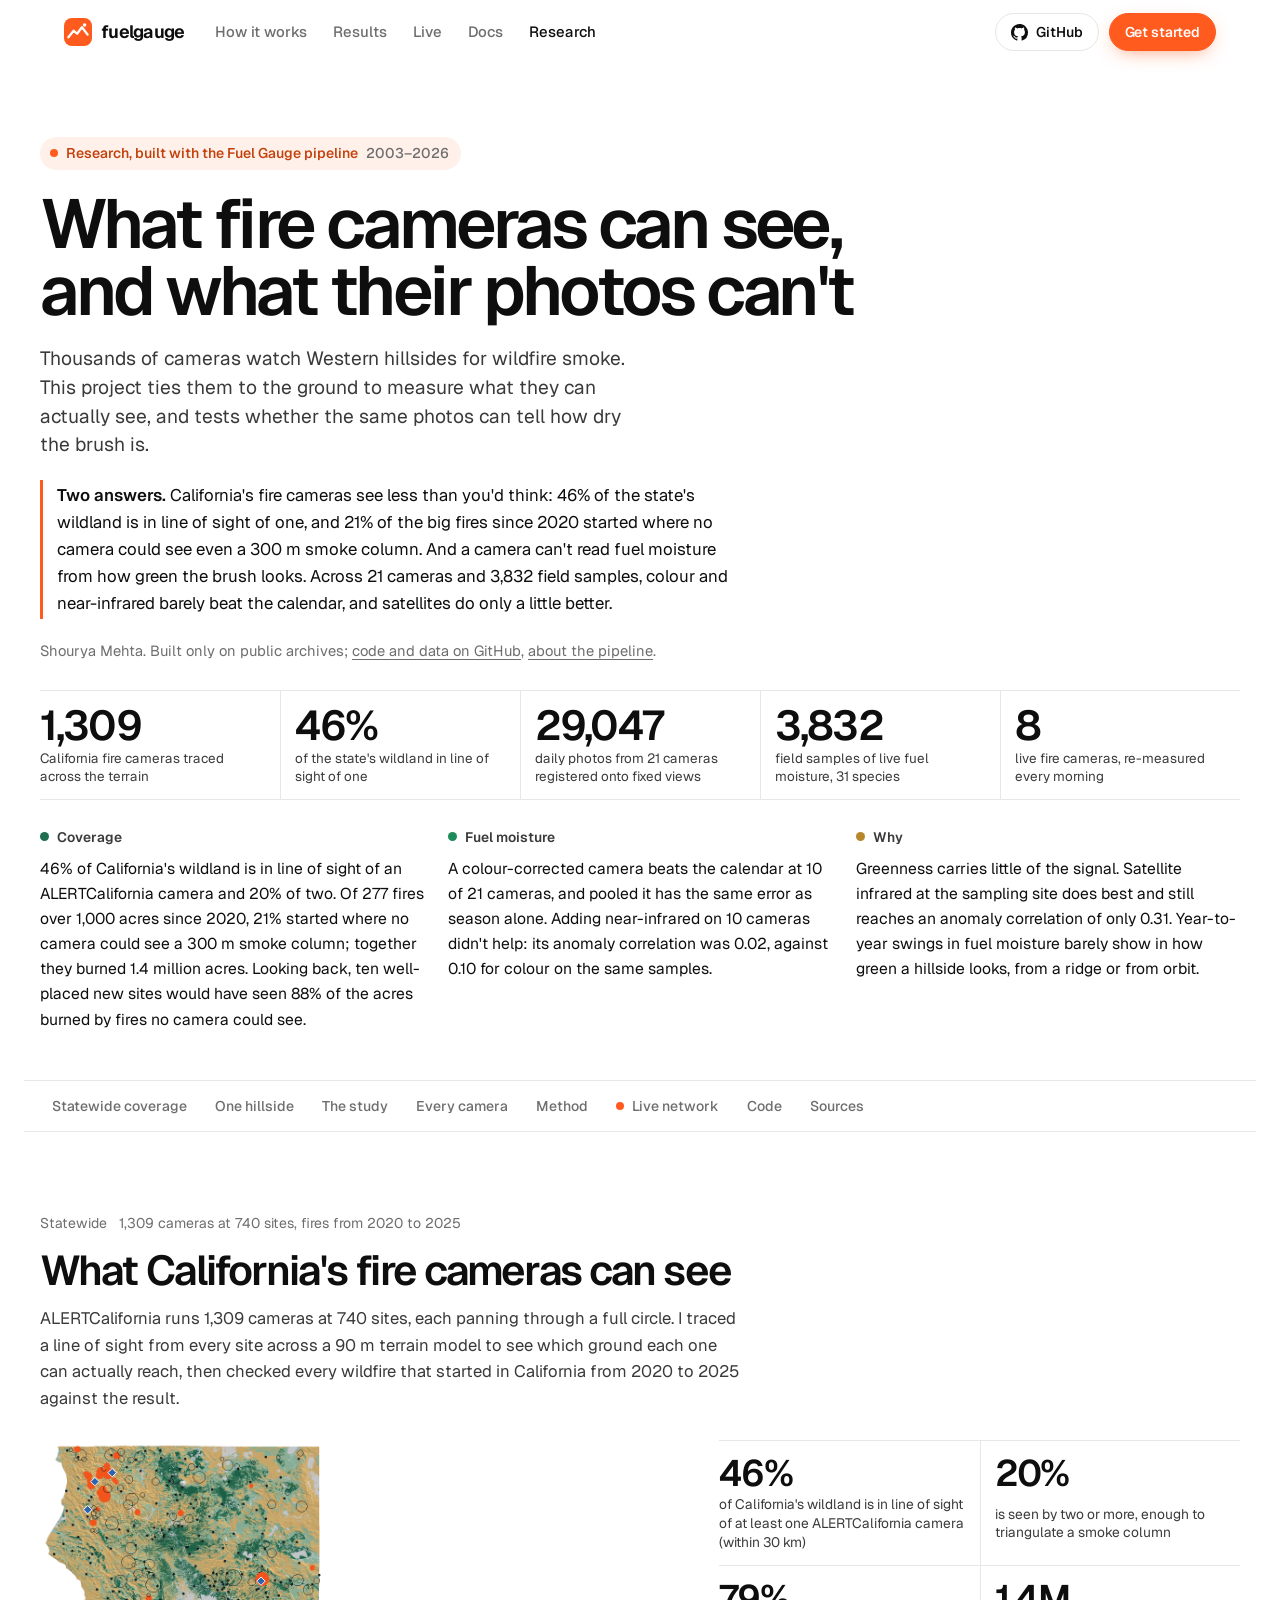
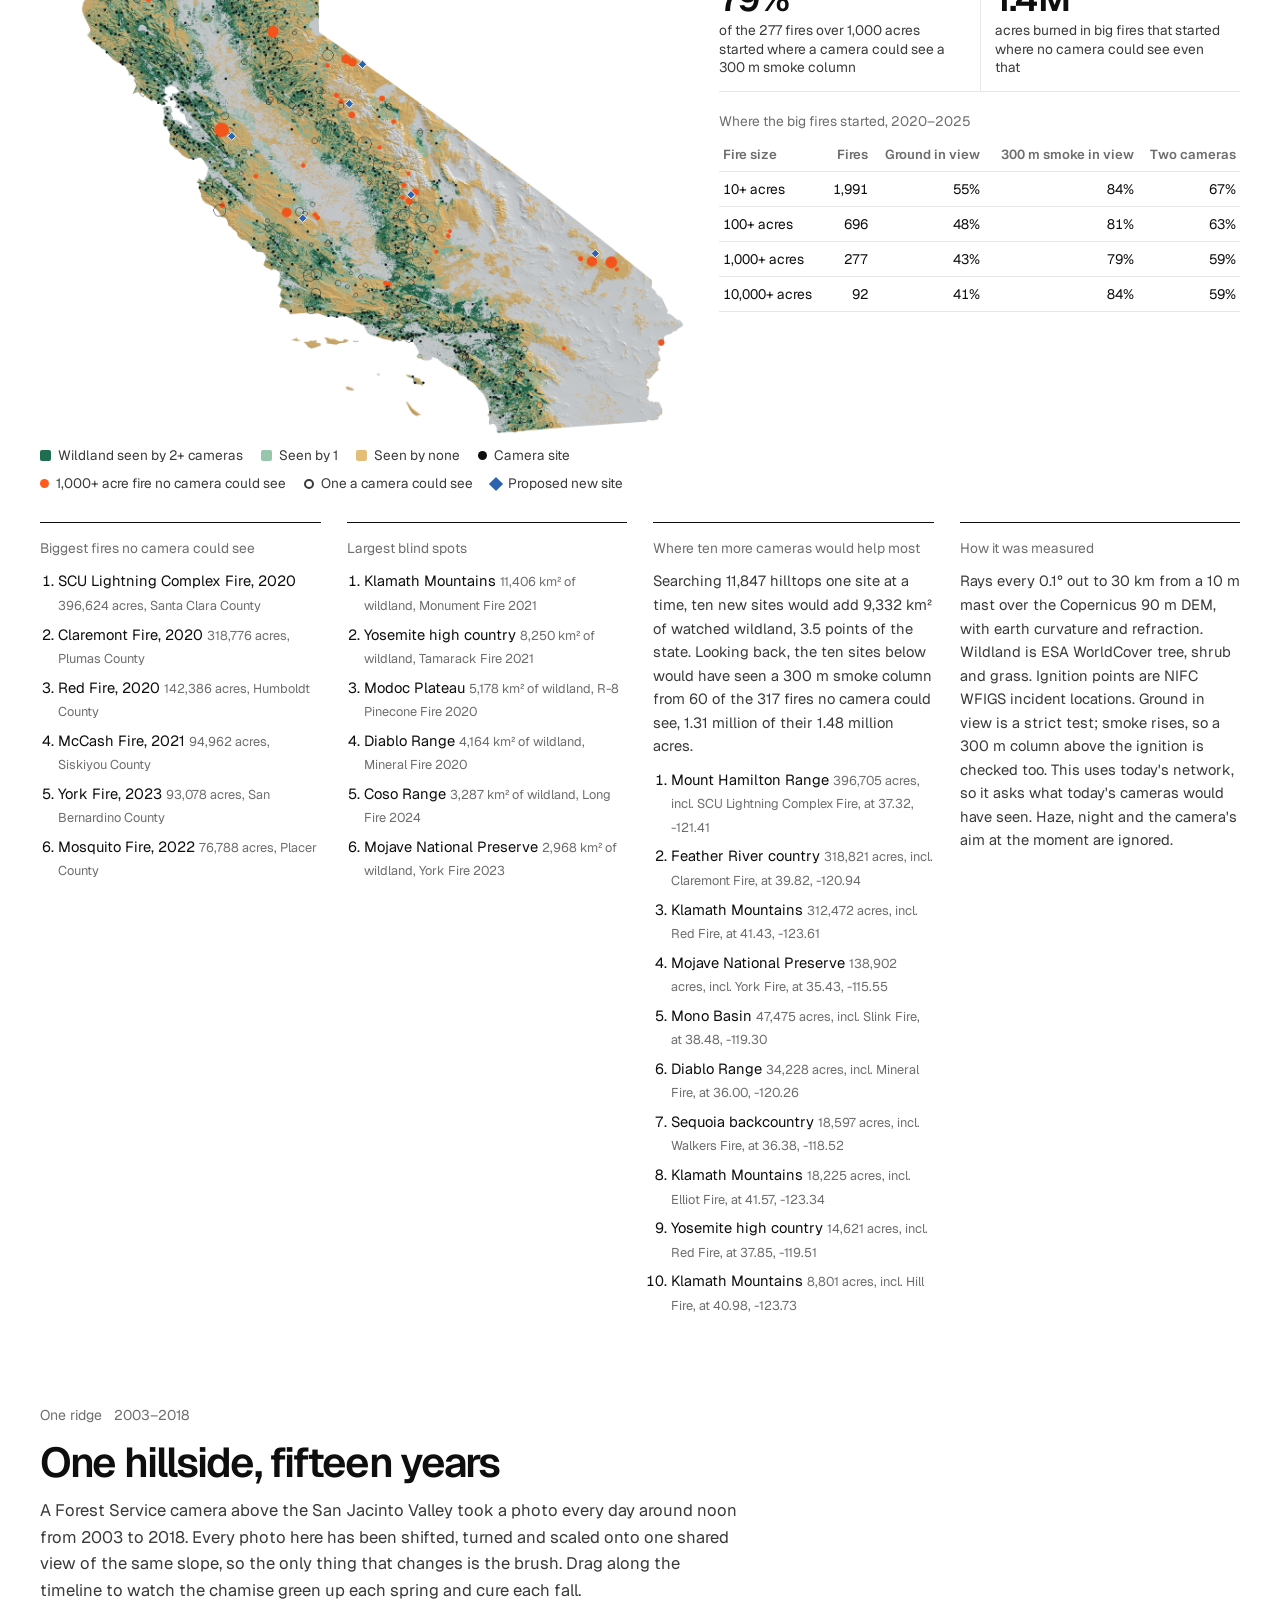
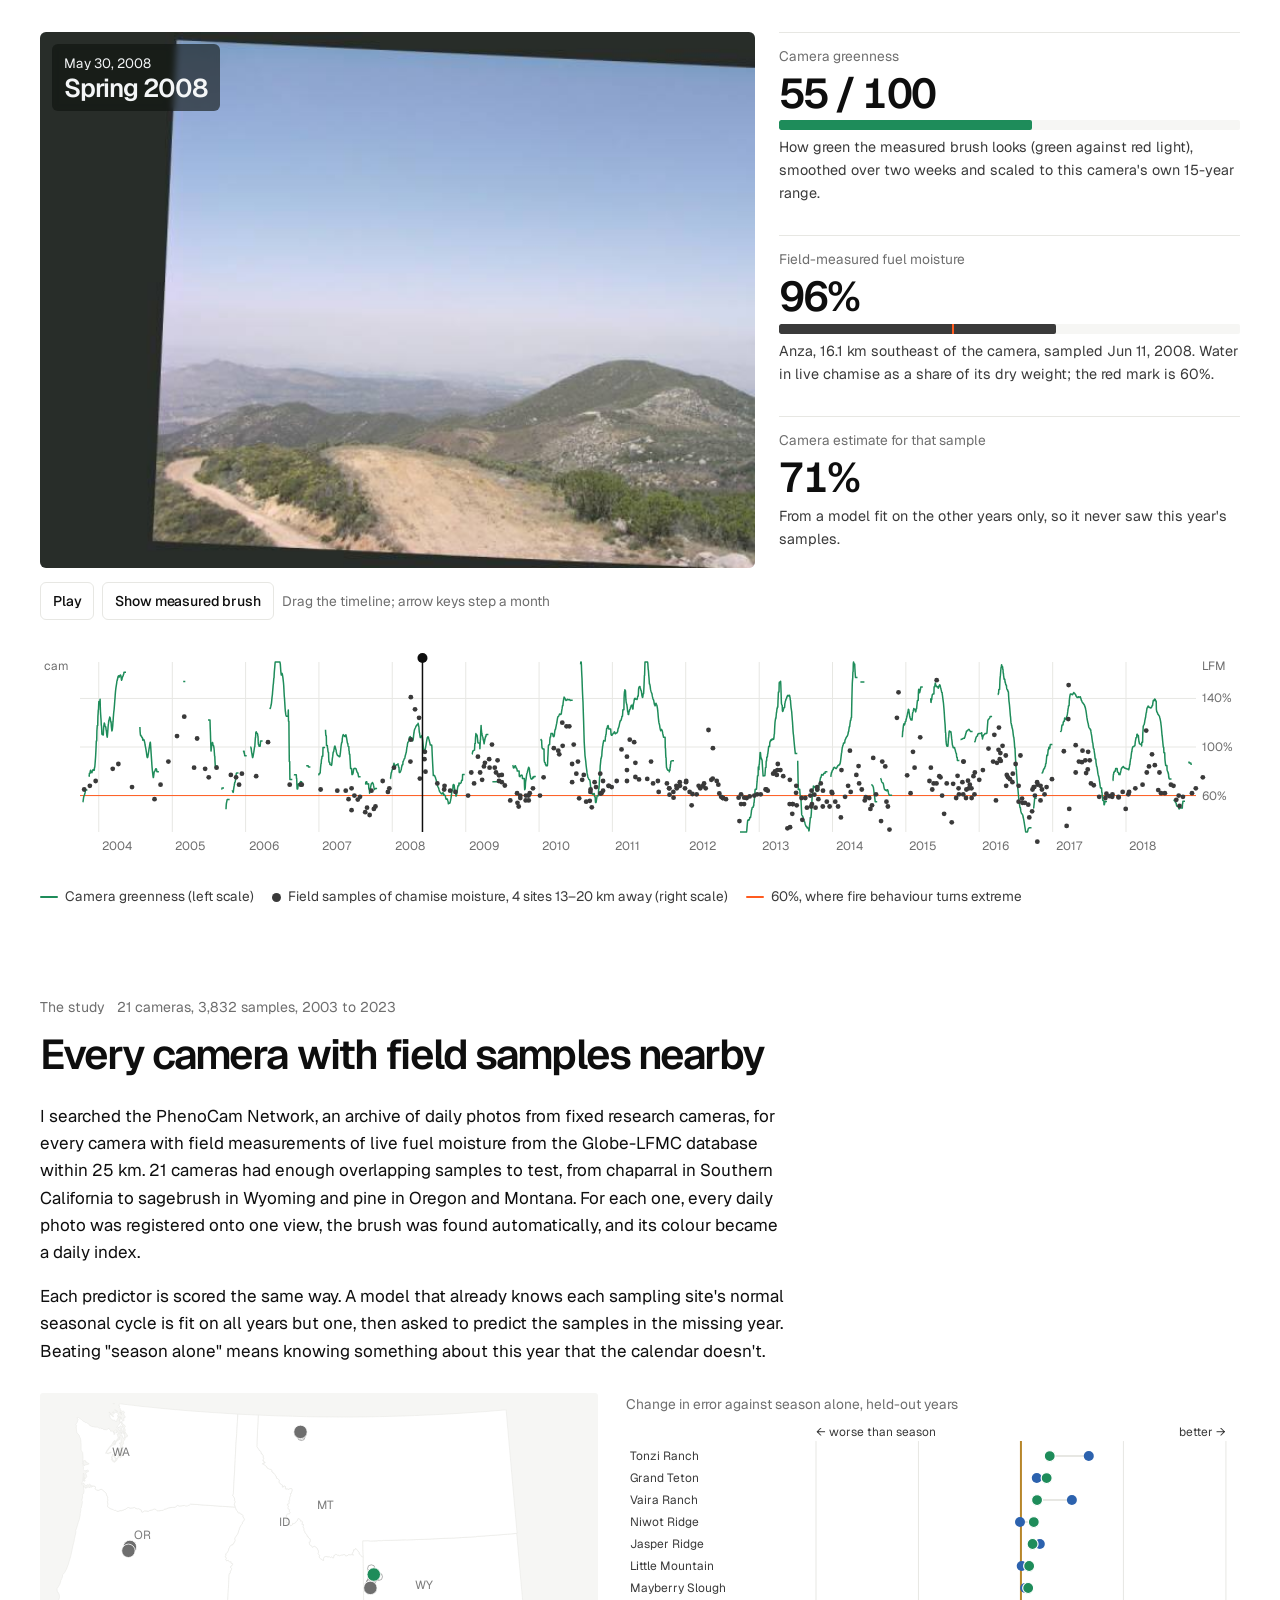
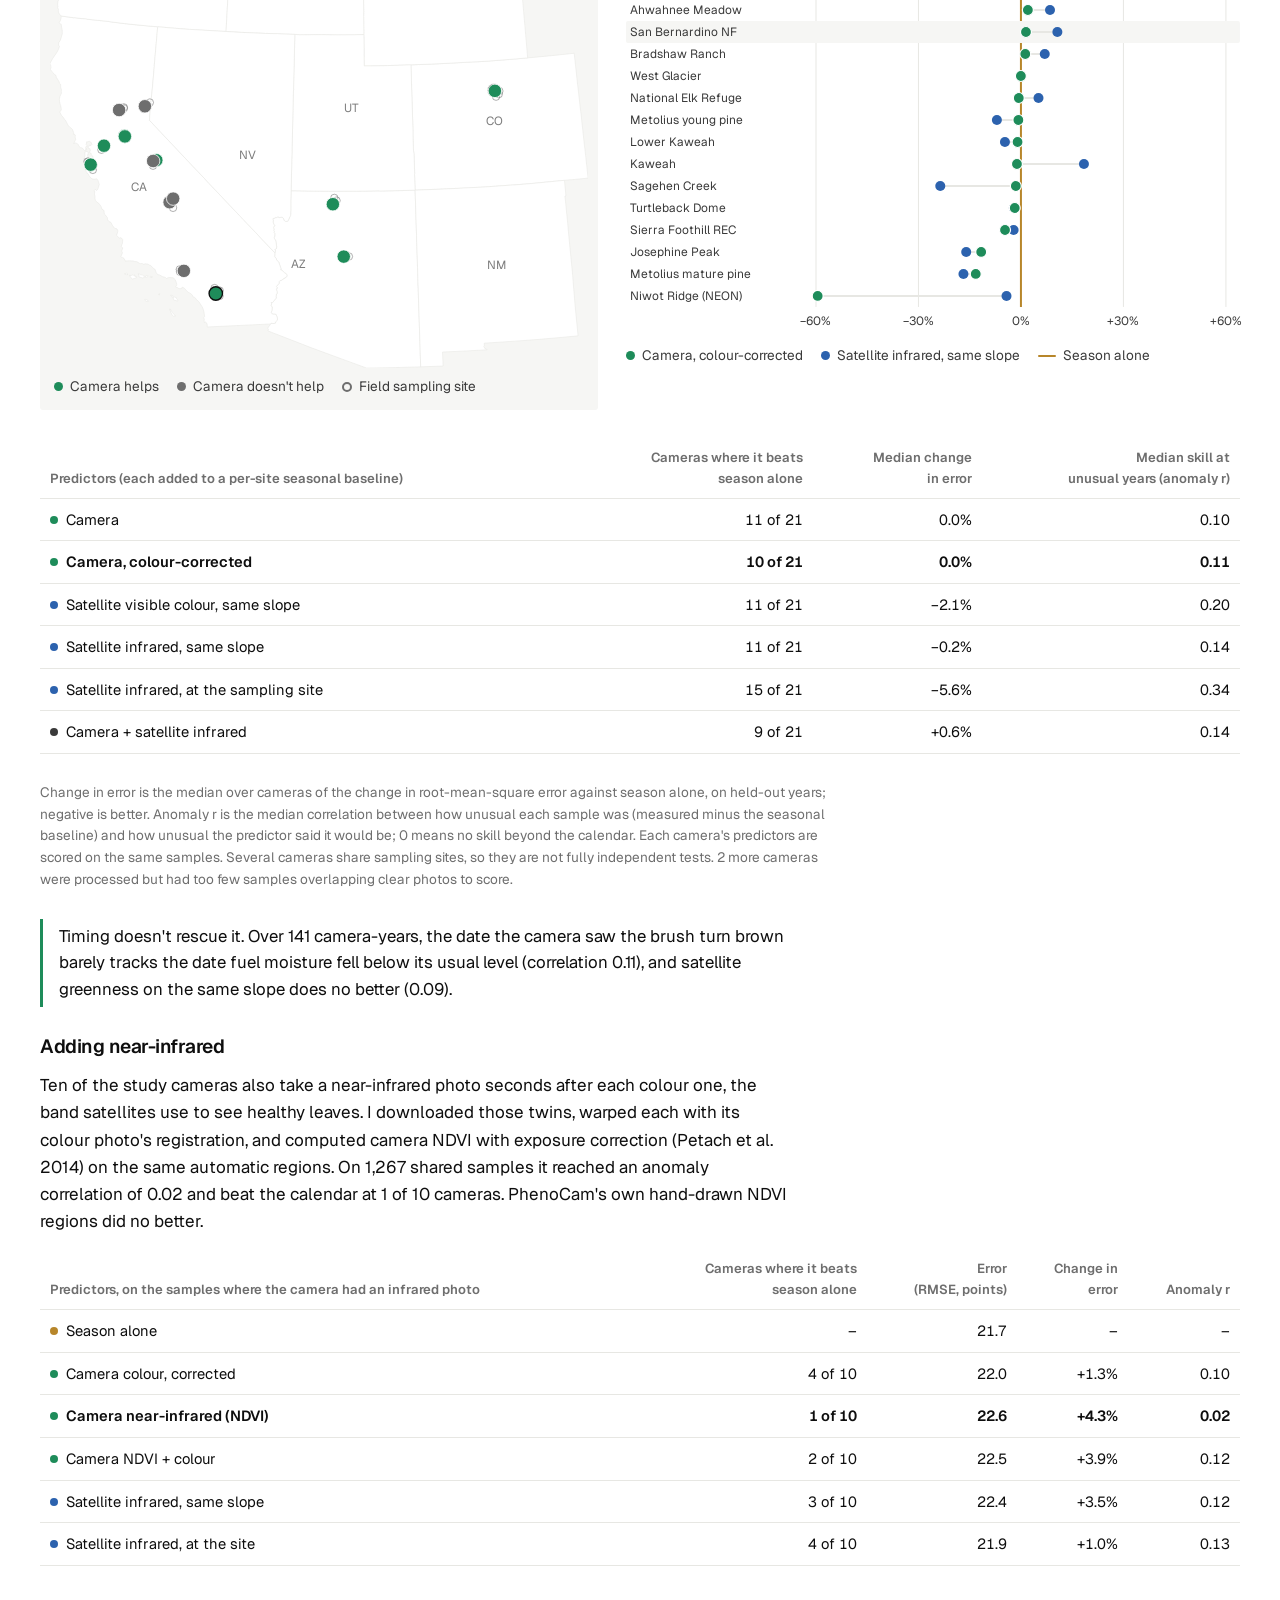
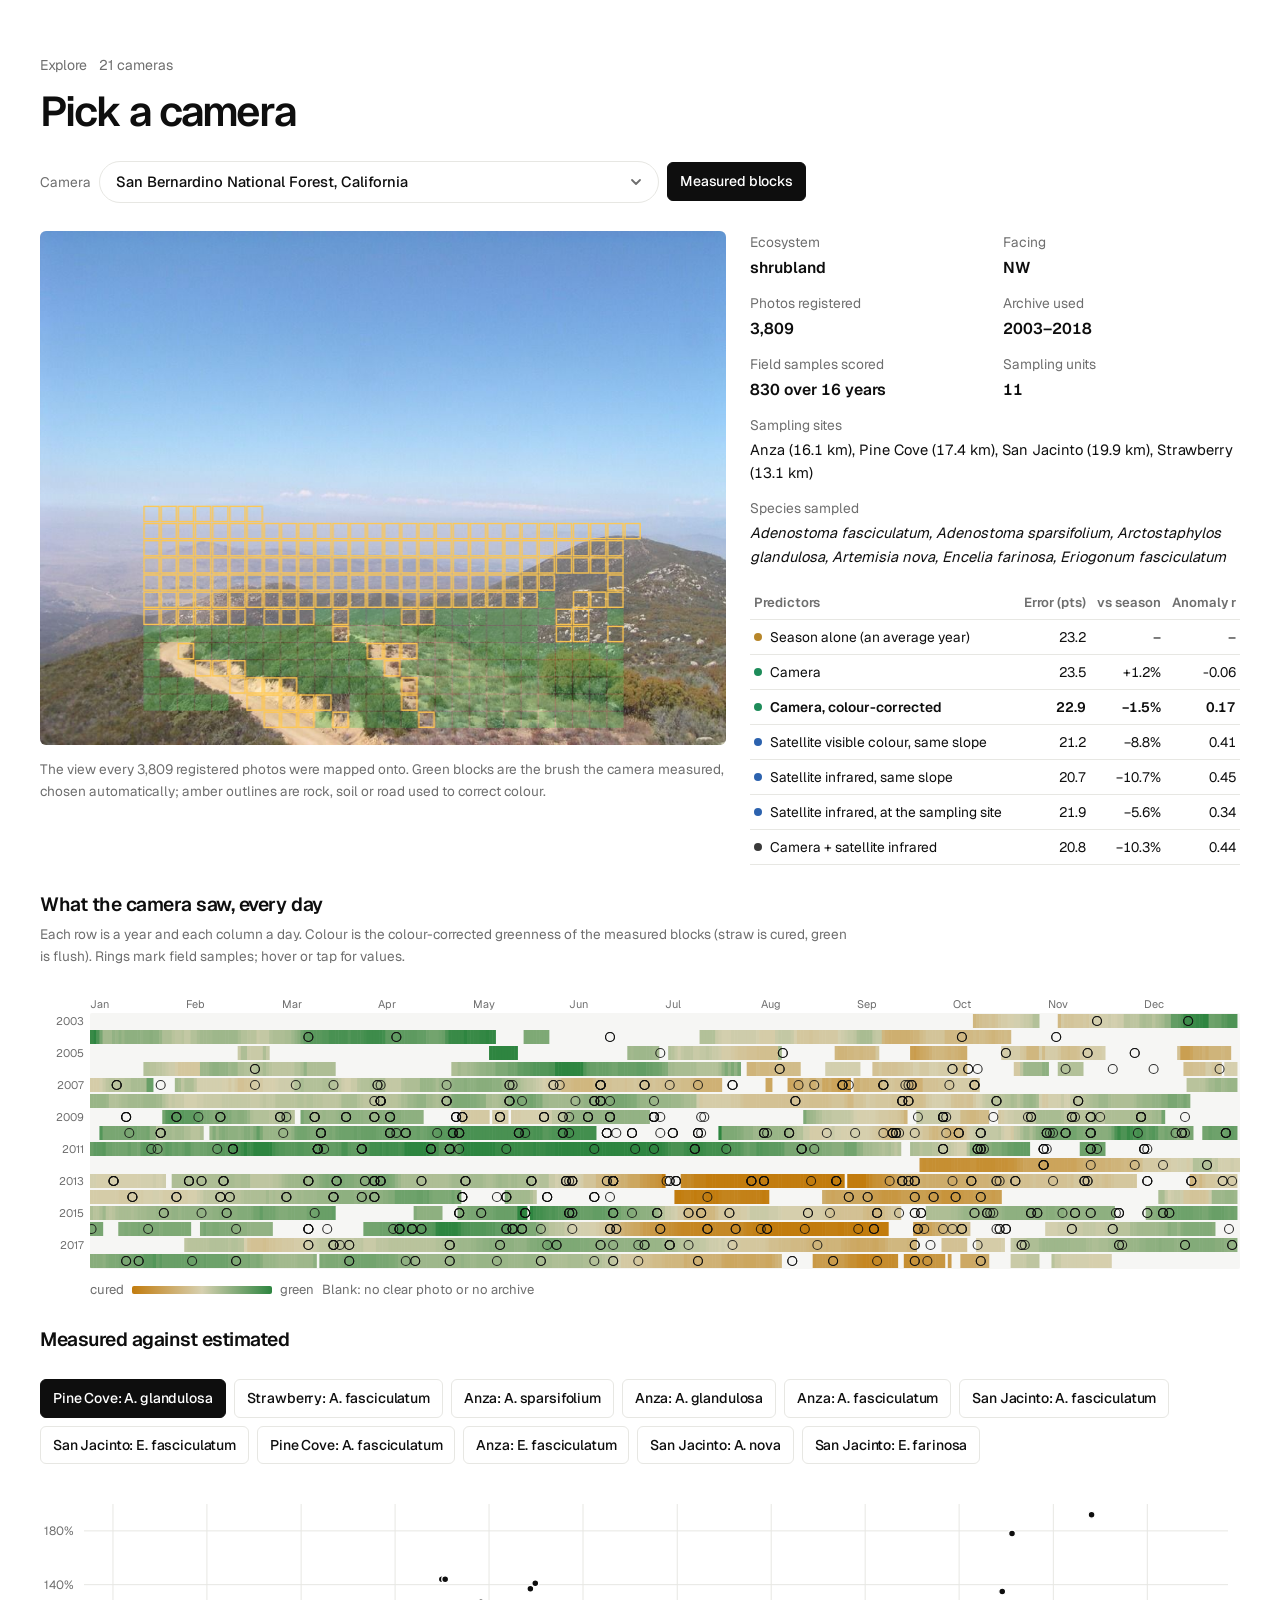
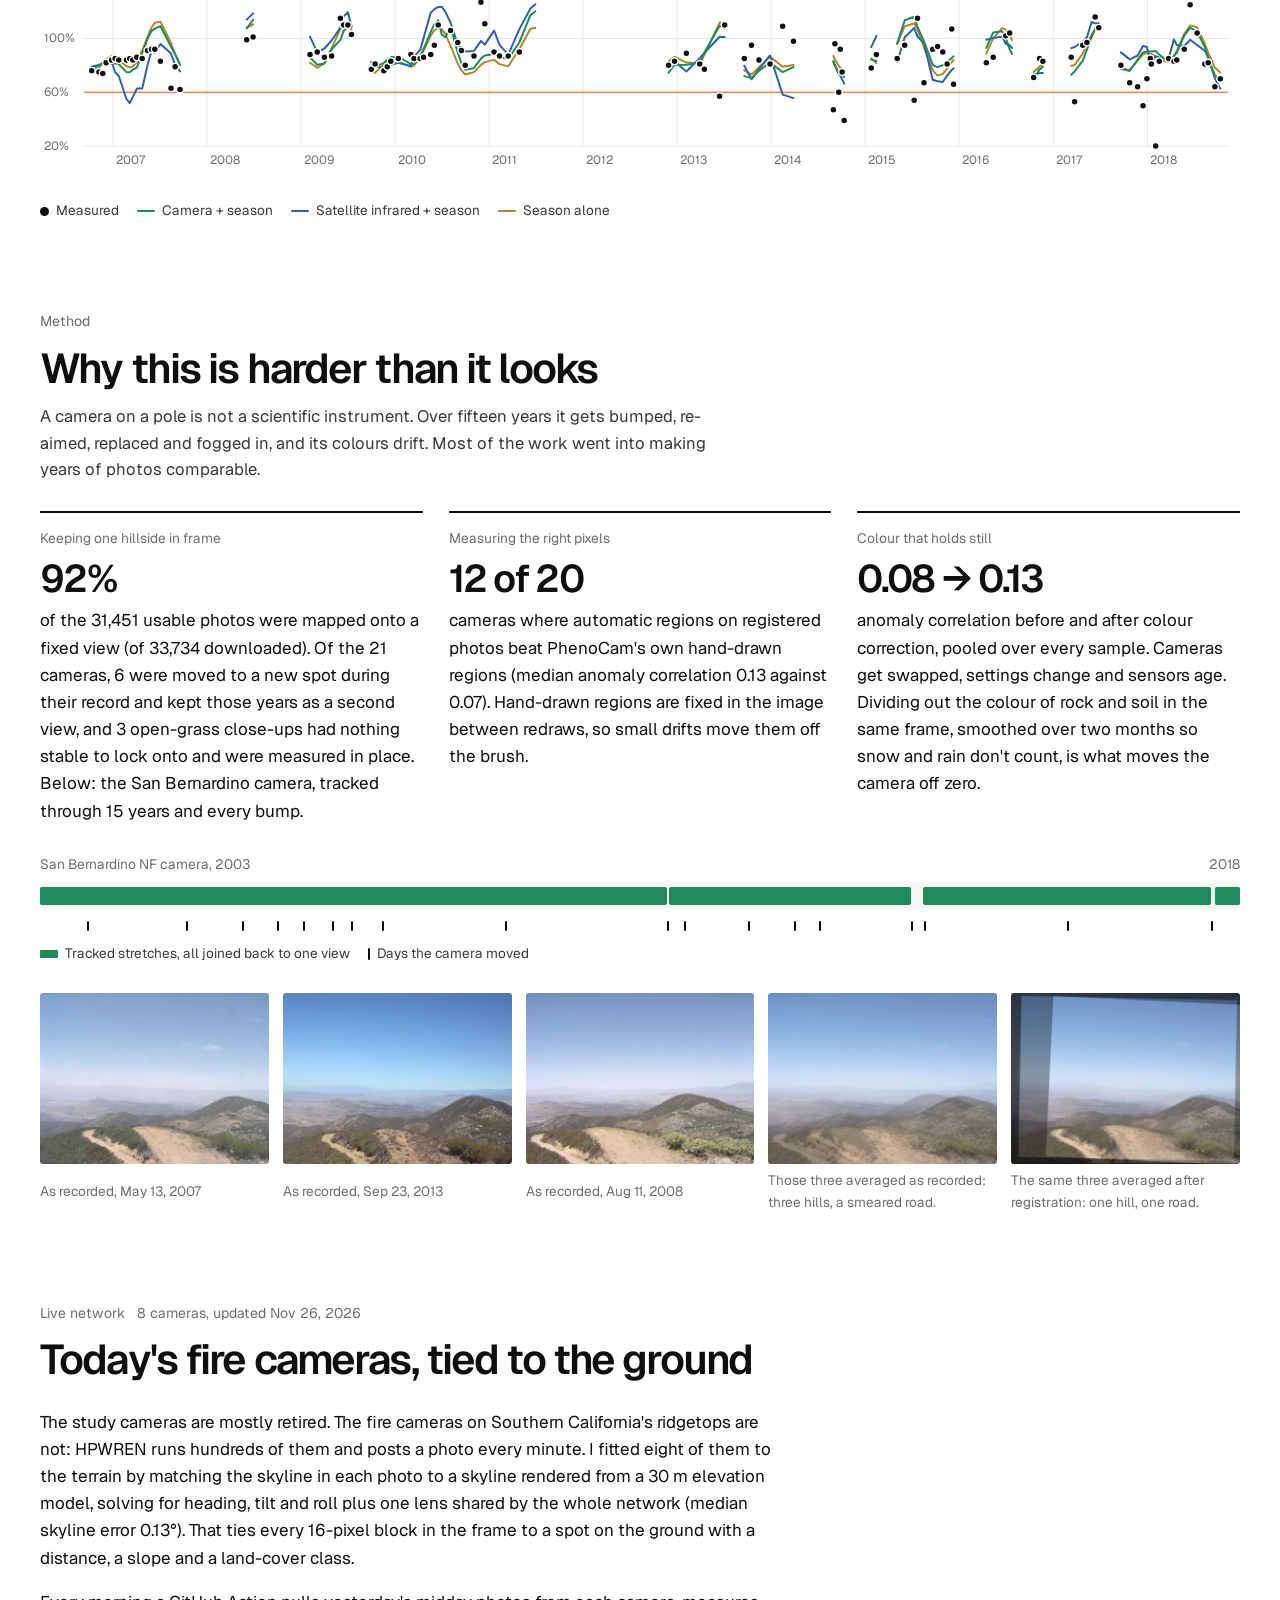
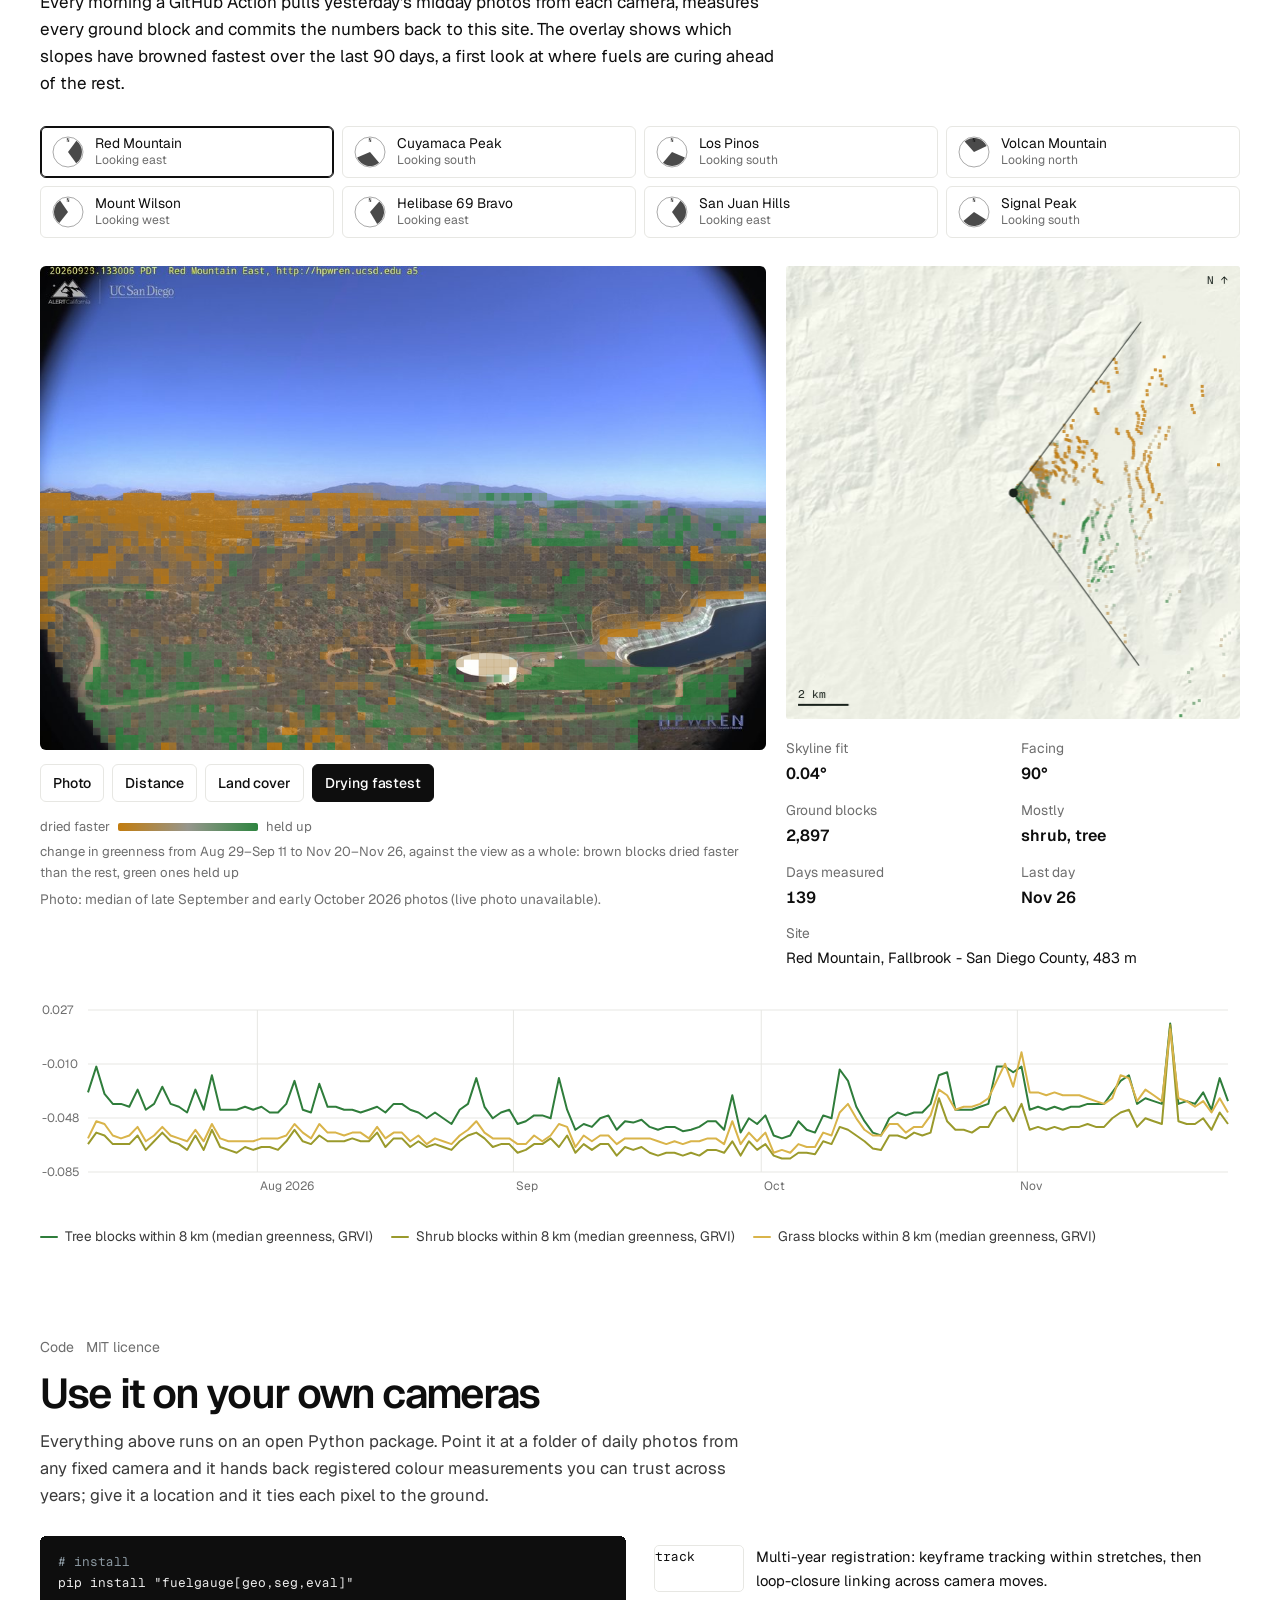
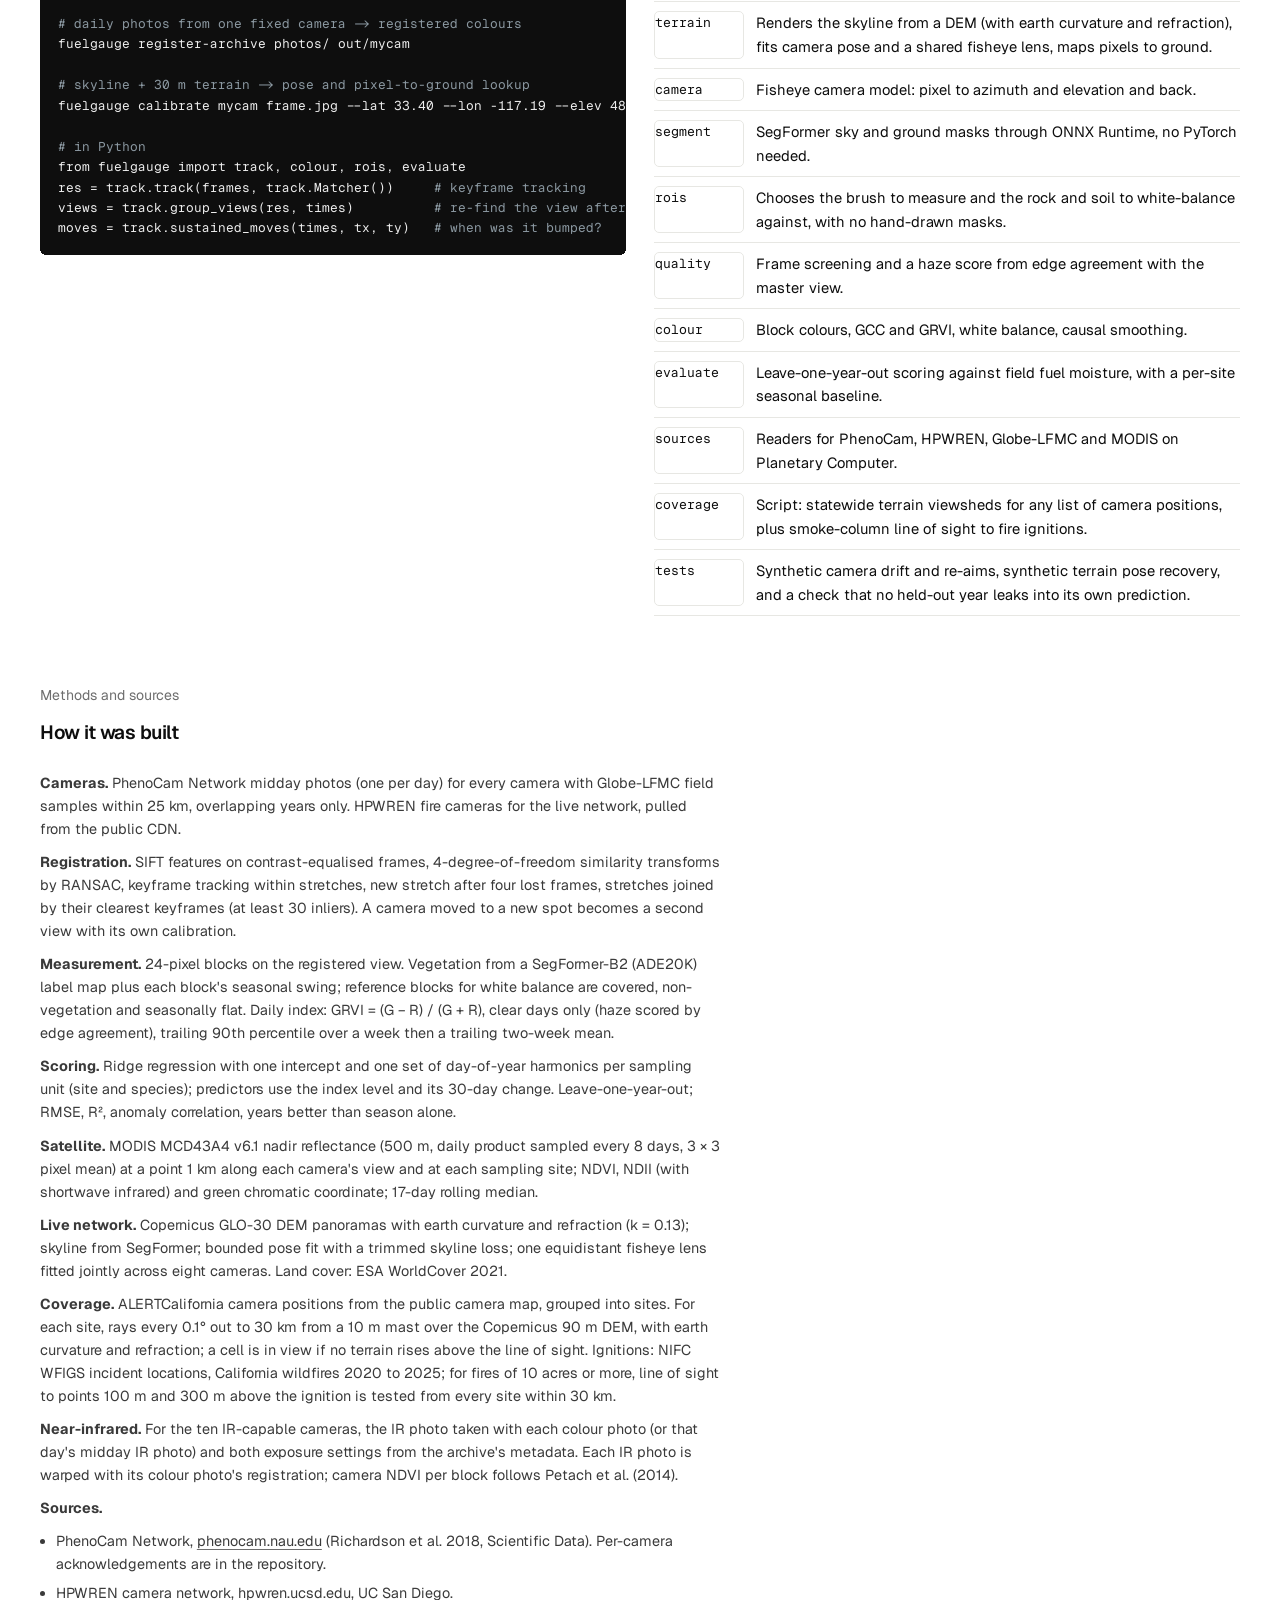
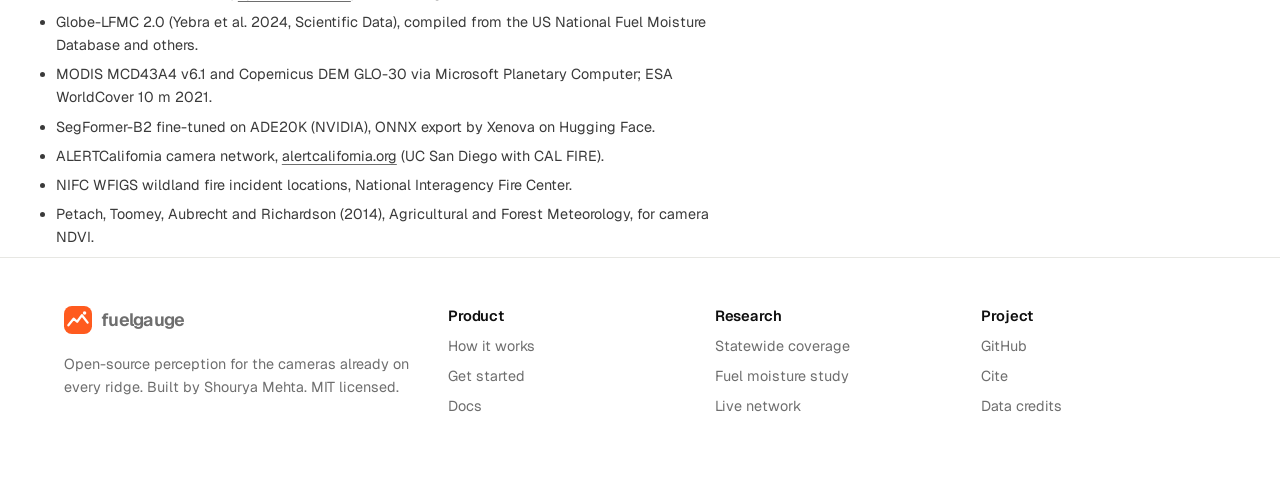
<file: docs/research.html>
<!doctype html>
<html lang="en">
<head>
<meta charset="utf-8">
<meta name="viewport" content="width=device-width, initial-scale=1">
<title>Fuel Gauge Research</title>
<meta name="description" content="What can California's 1,309 fire cameras actually see, and can camera photos tell how dry the brush is? A statewide line-of-sight map, a 21-camera fuel moisture study, and a live network of fire cameras tied to the terrain.">
<meta property="og:title" content="Fuel Gauge">
<meta property="og:description" content="Fire-lookout and phenology cameras as live fuel moisture sensors: 15+ years of registered photos, field samples and satellites, and a live camera network that updates every day.">
<meta property="og:image" content="assets/study/cucamongasouth.jpg">
<link rel="icon" href="data:image/svg+xml,%3Csvg xmlns='http://www.w3.org/2000/svg' viewBox='0 0 32 32'%3E%3Crect width='32' height='32' rx='9' fill='%23FF5B1F'/%3E%3Cpath d='M5 22 L11 14.5 L15 18 L20.5 10.5 L27 19' fill='none' stroke='%23fff' stroke-width='2.6' stroke-linejoin='round' stroke-linecap='round'/%3E%3Ccircle cx='23.5' cy='8' r='2' fill='%23fff'/%3E%3C/svg%3E">
<link rel="preconnect" href="https://fonts.googleapis.com">
<link rel="preconnect" href="https://fonts.gstatic.com" crossorigin>
<link rel="stylesheet" href="https://fonts.googleapis.com/css2?family=Geist:wght@300..800&family=Geist+Mono:wght@400..600&display=swap">
<link rel="stylesheet" href="motion.css">
<link rel="stylesheet" href="site.css">
<style>
/* Research pages: same system as the landing page (site.css); figures and tables keep their own layout. */
:root {
  --paper: #FFFFFF; --panel: #F6F6F4; --panel-2: #EEEEEA; --ink: #0E0E0E; --ink-2: #3A3A3A; --ink-3: #6E6E6E; --rule: #E7E7E3;
  --cam: #1E8C5A; --sat: #2C62AE; --straw: #B7862A; --crit: #FF5B1F; --on-photo: #F4F6F7;
  --display: var(--font); --body: var(--font);
  --col: 68ch; --wide: 1200px;
}
* { box-sizing: border-box; }
html { -webkit-text-size-adjust: 100%; }
main.r { padding: 0 16px 0; }
@media (min-width: 700px) { main.r { padding: 0 24px; } }
a { color: inherit; text-decoration-color: var(--ink-3); text-underline-offset: 3px; }
a:hover { text-decoration-color: var(--ink); }
.col { max-width: var(--col); }
.wide { max-width: var(--wide); margin-inline: auto; }
h2 { font-size: clamp(1.9rem, 3.6vw, 2.6rem); }
h3 { font-size: 1.2rem; }
p { margin: 0; }
.prose { display: grid; gap: 1em; }
.prose b { font-weight: 600; }
.label { font-size: 0.86rem; color: var(--ink-3); }
.num { font-variant-numeric: tabular-nums; }
section { padding-block: 80px 8px; display: grid; gap: 28px; grid-template-columns: minmax(0, 1fr); }
section > *, .viewer > *, .gauges > * { min-width: 0; }
.sec-head { display: grid; gap: 14px; }
.sec-head .label { display: flex; flex-wrap: wrap; gap: 4px 12px; align-items: baseline; }
.dek { font-size: 1.2rem; line-height: 1.5; color: var(--ink-2); max-width: 46ch; }
.sub-dek { font-size: 1.04rem; color: var(--ink-2); max-width: 64ch; }


/* masthead */
.mast { padding-block: 44px 8px; display: grid; gap: 20px; }
.mast .label { display: flex; flex-wrap: wrap; gap: 6px 18px; }
.mast h1 { font-size: clamp(2.4rem, 5vw, 3.9rem); max-width: 20ch; }
.byline { font-size: 0.92rem; color: var(--ink-3); }
.answer { font-size: 1.05rem; max-width: 64ch; border-left: 3px solid var(--signal); padding: 2px 0 2px 14px; }
.answer b { font-weight: 600; }
.figures { display: grid; grid-template-columns: repeat(5, minmax(0, 1fr)); gap: 0; border-top: 1px solid var(--rule); border-bottom: 1px solid var(--rule); margin-top: 8px; }
.figures div { padding: 14px 14px 14px 0; display: grid; gap: 2px; }
.figures div + div { padding-left: 14px; border-left: 1px solid var(--rule); }
.figures b { font-weight: 600; letter-spacing: -0.045em; font-size: clamp(1.9rem, 3.6vw, 2.6rem); line-height: 1; }
.figures span { font-size: 0.84rem; color: var(--ink-2); line-height: 1.35; }
@media (max-width: 760px) { .figures { grid-template-columns: repeat(2, minmax(0, 1fr)); } .figures div:nth-child(odd) { padding-left: 0; border-left: 0; } .figures div { border-top: 1px solid var(--rule); } .figures div:nth-child(-n+2) { border-top: 0; } .figures div:last-child { grid-column: 1 / -1; } }
.findings { display: grid; grid-template-columns: repeat(3, minmax(0, 1fr)); gap: 24px; padding-top: 6px; }
.findings div { display: grid; gap: 8px; align-content: start; }
.findings p { font-size: 0.98rem; }
.findings .k { font-size: 0.86rem; font-weight: 600; color: var(--ink-2); display: flex; gap: 8px; align-items: center; }
.findings .k i { width: 9px; height: 9px; border-radius: 50%; display: inline-block; }
@media (max-width: 860px) { .findings { grid-template-columns: minmax(0, 1fr); } }

/* hillside viewer */
.viewer { display: grid; gap: 14px; }
.photo { position: relative; aspect-ratio: 4 / 3; background: var(--panel); overflow: hidden; border-radius: 6px; max-width: 100%; }
.photo img { position: absolute; inset: 0; width: 100%; height: 100%; object-fit: cover; display: block; }
.photo canvas { position: absolute; inset: 0; width: 100%; height: 100%; pointer-events: none; }
.readout { position: absolute; left: 12px; top: 12px; display: grid; gap: 2px; padding: 10px 12px; background: rgba(15, 20, 16, 0.62);
  color: var(--on-photo); border-radius: 6px; font-size: 0.84rem; line-height: 1.4; backdrop-filter: blur(3px); }
.readout b { font-size: 1.6rem; font-weight: 600; letter-spacing: -0.04em; line-height: 1.05; }
.viewer-grid { display: grid; grid-template-columns: minmax(0, 1.55fr) minmax(0, 1fr); gap: 24px; align-items: start; }
.gauges { display: grid; gap: 18px; }
.gauge { display: grid; gap: 6px; padding-block: 12px; border-top: 1px solid var(--rule); }
.gauge .big { font-weight: 600; letter-spacing: -0.045em; font-size: 2.6rem; line-height: 1; }
.gauge .sub { font-size: 0.9rem; color: var(--ink-2); }
.bar { height: 10px; background: var(--panel); border-radius: 2px; position: relative; overflow: hidden; }
.bar i { position: absolute; left: 0; top: 0; bottom: 0; border-radius: 2px; }
.bar .tick { position: absolute; top: -3px; bottom: -3px; width: 2px; background: var(--crit); }
.controls { display: flex; flex-wrap: wrap; gap: 8px; align-items: center; }
button.btn, select.btn { font-family: var(--font); font-size: 0.88rem; font-weight: 500; height: auto; color: var(--ink);
  background: transparent; border: 1px solid var(--rule); border-radius: 6px; padding: 7px 12px; cursor: pointer; }
select.btn { text-transform: none; letter-spacing: 0; font-size: 0.86rem; padding: 7px 10px; background: var(--paper); max-width: 100%; min-width: 0; flex: 1 1 260px; }
.controls select.btn { max-width: 560px; }
button.btn:hover, select.btn:hover { border-color: var(--ink-3); }
button.btn[aria-pressed="true"] { background: var(--ink); color: var(--paper); border-color: var(--ink); }
.chart { width: 100%; display: block; overflow: visible; }
.chart text { font-family: var(--font); font-size: 12px; fill: var(--ink-3); }
.chart .grid line { stroke: var(--rule); stroke-width: 1; }
.chart-wrap { position: relative; }
.tip { position: absolute; pointer-events: none; background: var(--ink); color: var(--paper); font-size: 0.8rem;
  line-height: 1.45; padding: 7px 9px; border-radius: 3px; white-space: nowrap; transform: translate(-50%, calc(-100% - 12px)); z-index: 3; }
.legend { display: flex; flex-wrap: wrap; gap: 6px 18px; font-size: 0.85rem; color: var(--ink-2); }
.legend span { display: inline-flex; align-items: center; gap: 7px; }
.key-line { width: 18px; height: 2px; display: inline-block; border-radius: 1px; }
.key-dot { width: 9px; height: 9px; border-radius: 50%; display: inline-block; }
.key-ring { width: 10px; height: 10px; border-radius: 50%; display: inline-block; border: 2px solid currentColor; }

/* study */
.study-grid { display: grid; grid-template-columns: minmax(0, 1fr) minmax(0, 1.1fr); gap: 28px; align-items: start; }
@media (max-width: 920px) { .study-grid { grid-template-columns: minmax(0, 1fr); } }
.mapwrap { position: relative; background: var(--panel); border-radius: 3px; padding: 10px; }
#westmap { width: 100%; height: auto; display: block; }
#westmap .state { fill: var(--paper); stroke: var(--rule); stroke-width: 1; }
#westmap .site { fill: none; stroke: var(--ink-3); stroke-width: 1; }
#westmap .link { stroke: var(--ink-3); stroke-width: 0.8; stroke-dasharray: 2 2; }
#westmap .cam { cursor: pointer; stroke: var(--paper); stroke-width: 1.5; }
#westmap .cam.sel { stroke: var(--ink); stroke-width: 2.5; }
#westmap text { font-family: var(--font); fill: var(--ink-3); }
.board { display: grid; gap: 10px; }
#scoreboard text { font-family: var(--font); font-size: 12px; fill: var(--ink-2); }
#scoreboard .row { cursor: pointer; }
#scoreboard .row:hover rect.bg, #scoreboard .row.sel rect.bg { fill: var(--panel); }
.tbl-wrap { overflow-x: auto; }
table { border-collapse: collapse; width: 100%; min-width: 640px; font-size: 0.92rem; }
th, td { text-align: right; padding: 9px 10px; border-bottom: 1px solid var(--rule); font-variant-numeric: tabular-nums; }
th:first-child, td:first-child { text-align: left; }
th { font-weight: 600; font-size: 0.82rem; color: var(--ink-3); vertical-align: bottom; }
tr.hl td { font-weight: 600; }
.chip { display: inline-block; width: 8px; height: 8px; border-radius: 50%; margin-right: 8px; vertical-align: 1px; }
.note { font-size: 0.85rem; color: var(--ink-3); max-width: 90ch; }
.callout { border-left: 3px solid var(--cam); padding: 4px 0 4px 16px; font-size: 1.05rem; max-width: 70ch; }

/* explorer */
.ex-grid { display: grid; grid-template-columns: minmax(0, 1.4fr) minmax(0, 1fr); gap: 24px; align-items: start; }
@media (max-width: 920px) { .ex-grid { grid-template-columns: minmax(0, 1fr); } }
.facts { display: grid; grid-template-columns: repeat(2, minmax(0, 1fr)); gap: 12px 16px; }
.facts div { display: grid; gap: 2px; }
.facts b { font-weight: 600; font-size: 0.98rem; font-variant-numeric: tabular-nums; }
.facts .wide2 { grid-column: 1 / -1; }
.facts .wide2 b { font-family: var(--body); font-weight: 400; font-size: 0.92rem; }
.mini { width: 100%; border-collapse: collapse; min-width: 0; font-size: 0.86rem; }
.mini td, .mini th { padding: 6px 4px; }
#calendar { width: 100%; display: block; image-rendering: pixelated; border-radius: 2px; touch-action: none; }
.cal-wrap { position: relative; display: grid; grid-template-columns: 44px minmax(0, 1fr); gap: 6px; }
.cal-years { display: grid; font-size: 11px; color: var(--ink-3); text-align: right; }
.cal-months { display: grid; grid-template-columns: repeat(12, minmax(0, 1fr)); font-size: 11px; color: var(--ink-3); margin-left: 50px; }
.ramp { width: 140px; height: 8px; border-radius: 2px; display: inline-block; }
.scale { display: flex; align-items: center; gap: 8px; font-size: 0.82rem; color: var(--ink-3); flex-wrap: wrap; }

/* hard parts */
.cards { display: grid; grid-template-columns: repeat(3, minmax(0, 1fr)); gap: 26px; }
@media (max-width: 920px) { .cards { grid-template-columns: minmax(0, 1fr); } }
.cards > div { display: grid; gap: 10px; align-content: start; border-top: 2px solid var(--ink); padding-top: 14px; }
.cards .stat { font-weight: 600; letter-spacing: -0.045em; font-size: 2.4rem; line-height: 1; }
.segbar { display: grid; gap: 8px; }
.seg-row { position: relative; height: 26px; background: var(--panel); border-radius: 2px; }
.seg-row i { position: absolute; top: 4px; bottom: 4px; border-radius: 2px; }
.pair { display: grid; grid-template-columns: repeat(auto-fit, minmax(min(100%, 190px), 1fr)); gap: 14px; }
.pair figure { margin: 0; display: grid; gap: 6px; }
.pair img { width: 100%; display: block; border-radius: 3px; }
figcaption { font-size: 0.85rem; color: var(--ink-3); }

/* live */
.net { display: grid; grid-template-columns: minmax(0, 1.6fr) minmax(0, 1fr); gap: 20px; align-items: start; }
.cam-list { display: grid; grid-template-columns: repeat(4, minmax(0, 1fr)); gap: 8px; }
@media (max-width: 700px) { .cam-list { grid-template-columns: repeat(2, minmax(0, 1fr)); } }
.cam-btn { display: grid; grid-template-columns: 34px 1fr; gap: 10px; align-items: center; text-align: left; padding: 8px 10px;
  background: transparent; color: var(--ink); border: 1px solid var(--rule); border-radius: 6px; cursor: pointer; font-family: var(--font); font-size: 0.86rem; line-height: 1.25; }
.cam-btn[aria-pressed="true"] { border-color: var(--ink); box-shadow: inset 0 0 0 1px var(--ink); }
.cam-btn svg { width: 34px; height: 34px; }
.cam-btn small { display: block; color: var(--ink-3); font-size: 0.76rem; }
.mapbox { position: relative; aspect-ratio: 1; background: var(--panel); border-radius: 3px; overflow: hidden; max-width: 100%; }
.mapbox canvas { position: absolute; inset: 0; width: 100%; height: 100%; }
.stats { display: grid; grid-template-columns: repeat(2, minmax(0, 1fr)); gap: 12px 16px; }
.stats div { display: grid; gap: 2px; }
.stats b { font-weight: 600; font-size: 1rem; font-variant-numeric: tabular-nums; }
.lc-keys { display: flex; flex-wrap: wrap; gap: 4px 14px; font-size: 0.8rem; color: var(--ink-2); }
.lc-keys span { display: inline-flex; align-items: center; gap: 6px; }
.lc-keys i { width: 10px; height: 10px; border-radius: 2px; display: inline-block; }
@media (max-width: 860px) { .viewer-grid, .net { grid-template-columns: minmax(0, 1fr); } body { font-size: 16px; } }


/* statewide coverage */
:root { --cov2: #1F6E50; --cov1: #98C6AC; --cov0: #E4BE78; }
.cov-grid { display: grid; grid-template-columns: minmax(0, 1.25fr) minmax(0, 1fr); gap: 28px; align-items: start; }
@media (max-width: 920px) { .cov-grid { grid-template-columns: minmax(0, 1fr); } }
.cov-map { position: relative; }
.cov-map img { width: 100%; height: auto; display: block; }
#cov-hit { position: absolute; inset: 0; width: 100%; height: 100%; }
#cov-hit circle { fill: transparent; cursor: pointer; }
#cov-hit circle:hover { stroke: var(--ink); stroke-width: 2; }
.key-sq { width: 11px; height: 11px; border-radius: 2px; display: inline-block; }
.key-diamond { width: 10px; height: 10px; display: inline-block; background: var(--sat); transform: rotate(45deg); }
#cov-hit .pick { fill: var(--sat); stroke: var(--paper); stroke-width: 2; }
.cov-cards { grid-template-columns: repeat(auto-fit, minmax(min(100%, 250px), 1fr)); }
.cov-stats { display: grid; grid-template-columns: repeat(2, minmax(0, 1fr)); gap: 0; border-top: 1px solid var(--rule); }
.cov-stats div { padding: 14px 12px 14px 0; border-bottom: 1px solid var(--rule); display: grid; gap: 4px; }
.cov-stats div:nth-child(even) { padding-left: 14px; border-left: 1px solid var(--rule); }
.cov-stats b { font-weight: 600; letter-spacing: -0.045em; font-size: 2.3rem; line-height: 1; }
.cov-stats span { font-size: 0.86rem; color: var(--ink-2); line-height: 1.35; }
.cov-list { margin: 0; padding-left: 1.2em; display: grid; gap: 6px; font-size: 0.92rem; }
.cov-list small { color: var(--ink-3); font-size: 0.8rem; }
.cov-cards > div { border-top-width: 1px; }

/* toolkit */
.tk { display: grid; grid-template-columns: minmax(0, 1fr) minmax(0, 1fr); gap: 28px; align-items: start; }
@media (max-width: 920px) { .tk { grid-template-columns: minmax(0, 1fr); } }
pre { margin: 0; background: var(--code-bg); border-radius: 6px; padding: 16px 18px; overflow-x: auto; font-family: var(--mono); font-size: 0.8rem; line-height: 1.6; color: var(--code-ink); }
pre .c { color: #8B98A1; }
.mods { display: grid; gap: 0; }
.mods div { display: grid; grid-template-columns: 9ch minmax(0, 1fr); gap: 12px; padding: 9px 0; border-bottom: 1px solid var(--rule); font-size: 0.92rem; }
.mods code { font-family: var(--mono); font-size: 0.82rem; color: var(--ink); background: none; padding: 0; }

.limits { display: grid; grid-template-columns: repeat(auto-fit, minmax(min(100%, 240px), 1fr)); gap: 22px 28px; }
.limits div { display: grid; gap: 6px; align-content: start; border-top: 1px solid var(--rule); padding-top: 12px; }
.sources { font-size: 0.9rem; color: var(--ink-2); display: grid; gap: 10px; }
.sources ul { margin: 0; padding-left: 1.1em; display: grid; gap: 6px; }
footer { margin-top: 56px; padding-top: 18px; border-top: 1px solid var(--rule); font-size: 0.85rem; color: var(--ink-3); display: flex; flex-wrap: wrap; gap: 8px 24px; justify-content: space-between; }
.loading { color: var(--ink-3); font-size: 0.86rem; }
@media (prefers-reduced-motion: reduce) { * { transition: none !important; animation: none !important; } }

/* sub-navigation: where you are on this page */
.subnav { position: sticky; top: 64px; z-index: 20; background: var(--bg); border-block: 1px solid var(--line); margin-top: 40px; }
.subnav .wide { display: flex; gap: 4px; overflow-x: auto; scrollbar-width: none; padding-block: 8px; }
.subnav a { flex: none; display: inline-flex; align-items: center; gap: 8px; text-decoration: none; font-size: 0.88rem; font-weight: 500; color: var(--slate); padding: 6px 12px; border-radius: 999px; transition: background-color var(--motion-duration-sm) var(--motion-ease-move), color var(--motion-duration-sm) var(--motion-ease-move); }
.subnav a:hover { color: var(--ink); background: var(--bg-2); }
.subnav a.on { color: #fff; background: var(--ink); }
.net-error { display: flex; flex-wrap: wrap; gap: 8px 14px; align-items: center; padding: 10px 14px; border-radius: 10px; background: var(--signal-soft); color: var(--signal-ink); font-size: 0.92rem; }
.net-error[hidden] { display: none; }
.controls .combo { flex: 1 1 320px; max-width: 560px; }
.mast { padding-top: 72px; }
.mast h1 { font-size: clamp(2.6rem, 5.4vw, 4.4rem); max-width: 18ch; }
.sec-head .label { font-size: 0.88rem; }
/* phones: every control is at least 44 px to the thumb */
@media (max-width: 760px) { button.btn { min-height: 44px; } .subnav a { min-height: 44px; } }
</style>
</head>
<body>
<header class="nav" id="nav">
  <div class="wrap">
    <a class="brand" href="./" aria-label="Fuel Gauge home">
      <svg viewBox="0 0 32 32" aria-hidden="true"><rect width="32" height="32" rx="9" fill="#FF5B1F"/><path d="M5 22 L11 14.5 L15 18 L20.5 10.5 L27 19" fill="none" stroke="#fff" stroke-width="2.6" stroke-linejoin="round" stroke-linecap="round"/><circle cx="23.5" cy="8" r="2" fill="#fff"/></svg>
      fuelgauge
    </a>
    <nav aria-label="Main">
      <a href="./#how">How it works</a>
      <a href="./#results">Results</a>
      <a href="./#live">Live</a>
      <a href="docs.html">Docs</a>
      <a href="research.html" aria-current="page">Research</a>
    </nav>
    <span class="spacer"></span>
    <div class="actions">
      <a class="btn small" href="https://github.com/shourya0mehta/fuel-gauge" aria-label="GitHub">
        <svg viewBox="0 0 16 16" aria-hidden="true" fill="currentColor"><path d="M8 0C3.58 0 0 3.58 0 8c0 3.54 2.29 6.53 5.47 7.59.4.07.55-.17.55-.38 0-.19-.01-.82-.01-1.49-2.01.37-2.53-.49-2.69-.94-.09-.23-.48-.94-.82-1.13-.28-.15-.68-.52-.01-.53.63-.01 1.08.58 1.23.82.72 1.21 1.87.87 2.33.66.07-.52.28-.87.51-1.07-1.78-.2-3.64-.89-3.64-3.95 0-.87.31-1.59.82-2.15-.08-.2-.36-1.02.08-2.12 0 0 .67-.21 2.2.82.64-.18 1.32-.27 2-.27.68 0 1.36.09 2 .27 1.53-1.04 2.2-.82 2.2-.82.44 1.1.16 1.92.08 2.12.51.56.82 1.27.82 2.15 0 3.07-1.87 3.75-3.65 3.95.29.25.54.73.54 1.48 0 1.07-.01 1.93-.01 2.2 0 .21.15.46.55.38A8.01 8.01 0 0 0 16 8c0-4.42-3.58-8-8-8Z"/></svg>
        <span class="gh-label">GitHub</span>
      </a>
      <a class="btn small primary" href="./#start">Get started</a>
    </div>
  </div>
</header>
<main class="r">

<header class="mast wide">
  <p class="kicker" style="justify-self:start"><span class="pulse"></span>Research, built with the Fuel Gauge pipeline <span id="mast-span" style="color:var(--slate);font-weight:500">2003–2026</span></p>
  <h1>What fire cameras can see, and what their photos can't</h1>
  <p class="dek">Thousands of cameras watch Western hillsides for wildfire smoke. This project ties them to the ground to measure what they can actually see, and tests whether the same photos can tell how dry the brush is.</p>
  <p class="answer" id="answer"><b>Two answers.</b> California's fire cameras see less than you'd think: 46% of the state's wildland is in line of sight of one, and 21% of the big fires since 2020 started where no camera could see even a 300 m smoke column. And a camera can't read fuel moisture from how green the brush looks. Across 21 cameras and 3,832 field samples, colour and near-infrared barely beat the calendar, and satellites do only a little better.</p>
  <p class="byline">Shourya Mehta. Built only on public archives; <a href="https://github.com/shourya0mehta/fuel-gauge">code and data on GitHub</a>, <a href="./">about the pipeline</a>.</p>
  <div class="figures" id="figures"><div><b>1,309</b><span>California fire cameras traced across the terrain</span></div><div><b>46%</b><span>of the state's wildland in line of sight of one</span></div><div><b>29,047</b><span>daily photos from 21 cameras registered onto fixed views</span></div><div><b>3,832</b><span>field samples of live fuel moisture, 31 species</span></div><div><b>8</b><span>live fire cameras, re-measured every morning</span></div></div>
  <div class="findings" id="findings"><div><span class="k"><i style="background:var(--cov2)"></i>Coverage</span><p>46% of California's wildland is in line of sight of an ALERTCalifornia camera and 20% of two. Of 277 fires over 1,000 acres since 2020, 21% started where no camera could see a 300 m smoke column; together they burned 1.4 million acres. Looking back, ten well-placed new sites would have seen 88% of the acres burned by fires no camera could see.</p></div><div><span class="k"><i style="background:var(--cam)"></i>Fuel moisture</span><p>A colour-corrected camera beats the calendar at 10 of 21 cameras, and pooled it has the same error as season alone. Adding near-infrared on 10 cameras didn't help: its anomaly correlation was 0.02, against 0.10 for colour on the same samples.</p></div><div><span class="k"><i style="background:var(--straw)"></i>Why</span><p>Greenness carries little of the signal. Satellite infrared at the sampling site does best and still reaches an anomaly correlation of only 0.31. Year-to-year swings in fuel moisture barely show in how green a hillside looks, from a ridge or from orbit.</p></div></div>
</header>

<nav class="subnav" id="subnav" aria-label="On this page"><div class="wide">
  <a href="#coverage">Statewide coverage</a><a href="#hillside">One hillside</a><a href="#study">The study</a><a href="#explore">Every camera</a><a href="#hard">Method</a><a href="#live"><span class="pulse"></span>Live network</a><a href="#toolkit">Code</a><a href="#methods">Sources</a>
</div></nav>

<section id="coverage" class="wide">
  <div class="sec-head">
    <p class="label"><span>Statewide</span><span id="cov-span">–</span></p>
    <h2>What California's fire cameras can see</h2>
    <p class="sub-dek" id="cov-dek"></p>
  </div>
  <div class="cov-grid">
    <div class="cov-mapwrap">
      <div class="cov-map" id="cov-map">
        <picture>
          <img id="cov-img" src="assets/coverage/ca_light.png" alt="Map of California shaded by how many fire cameras have line of sight to each patch of wildland, with large fires since 2020 marked">
        </picture>
        <svg id="cov-hit" aria-hidden="true"></svg>
        <div class="tip" id="cov-tip" hidden></div>
      </div>
      <div class="legend" style="padding-top:10px">
        <span><i class="key-sq" style="background:var(--cov2)"></i>Wildland seen by 2+ cameras</span>
        <span><i class="key-sq" style="background:var(--cov1)"></i>Seen by 1</span>
        <span><i class="key-sq" style="background:var(--cov0)"></i>Seen by none</span>
        <span><i class="key-dot" style="background:var(--ink)"></i>Camera site</span>
        <span><i class="key-dot" style="background:var(--crit)"></i>1,000+ acre fire no camera could see</span>
        <span><i class="key-ring" style="color:var(--ink-2)"></i>One a camera could see</span>
        <span id="cov-key-site" hidden><i class="key-diamond"></i>Proposed new site</span>
      </div>
    </div>
    <div class="gauges">
      <div class="cov-stats" id="cov-stats"></div>
      <div>
        <p class="label" style="margin-bottom:6px">Where the big fires started, 2020–2025</p>
        <table class="mini" id="cov-ign"><thead><tr><th>Fire size</th><th>Fires</th><th>Ground in view</th><th>300 m smoke in view</th><th>Two cameras</th></tr></thead><tbody></tbody></table>
      </div>
    </div>
  </div>
  <div class="cards cov-cards">
    <div>
      <span class="label">Biggest fires no camera could see</span>
      <ol class="cov-list" id="cov-unseen"></ol>
    </div>
    <div>
      <span class="label">Largest blind spots</span>
      <ol class="cov-list" id="cov-blind"></ol>
    </div>
    <div id="cov-siting-card" hidden>
      <span class="label">Where ten more cameras would help most</span>
      <p class="note" id="cov-siting-text" style="color:var(--ink-2);font-size:0.92rem"></p>
      <ol class="cov-list" id="cov-siting"></ol>
    </div>
    <div>
      <span class="label">How it was measured</span>
      <p class="note" id="cov-method" style="color:var(--ink-2);font-size:0.92rem"></p>
    </div>
  </div>
</section>

<section id="hillside" class="wide">
  <div class="sec-head">
    <p class="label"><span>One ridge</span><span id="hs-span">2003–2018</span></p>
    <h2>One hillside, fifteen years</h2>
    <p class="sub-dek">A Forest Service camera above the San Jacinto Valley took a photo every day around noon from 2003 to 2018. Every photo here has been shifted, turned and scaled onto one shared view of the same slope, so the only thing that changes is the brush. Drag along the timeline to watch the chamise green up each spring and cure each fall.</p>
  </div>
  <div class="viewer-grid">
    <div class="viewer">
      <div class="photo" id="hs-photo">
        <img id="hs-img" alt="Registered daily photo from the ridge camera: chaparral hillside with a dirt road">
        <canvas id="hs-roi"></canvas>
        <div class="readout"><span id="hs-date">–</span><b id="hs-season">–</b></div>
      </div>
      <div class="controls">
        <button class="btn" id="hs-play" aria-pressed="false">Play</button>
        <button class="btn" id="hs-roi-btn" aria-pressed="false">Show measured brush</button>
        <span class="label">Drag the timeline; arrow keys step a month</span>
      </div>
    </div>
    <div class="gauges">
      <div class="gauge">
        <span class="label">Camera greenness</span>
        <span class="big num" id="g-cam">–</span>
        <div class="bar"><i id="g-cam-bar" style="background:var(--cam)"></i></div>
        <span class="sub">How green the measured brush looks (green against red light), smoothed over two weeks and scaled to this camera's own 15-year range.</span>
      </div>
      <div class="gauge">
        <span class="label">Field-measured fuel moisture</span>
        <span class="big num" id="g-lfm">–</span>
        <div class="bar"><i id="g-lfm-bar" style="background:var(--ink-2)"></i><span class="tick" id="g-crit"></span></div>
        <span class="sub" id="g-lfm-sub">Water in live chamise as a share of its dry weight.</span>
      </div>
      <div class="gauge">
        <span class="label">Camera estimate for that sample</span>
        <span class="big num" id="g-pred">–</span>
        <span class="sub">From a model fit on the other years only, so it never saw this year's samples.</span>
      </div>
    </div>
  </div>
  <div class="chart-wrap">
    <svg class="chart" id="timeline" role="img" aria-label="Camera greenness and field fuel moisture over time"></svg>
    <div class="tip" id="tl-tip" hidden></div>
  </div>
  <div class="legend">
    <span><i class="key-line" style="background:var(--cam)"></i>Camera greenness (left scale)</span>
    <span><i class="key-dot" style="background:var(--ink-2)"></i>Field samples of chamise moisture, 4 sites 13–20 km away (right scale)</span>
    <span><i class="key-line" style="background:var(--crit)"></i>60%, where fire behaviour turns extreme</span>
  </div>
</section>

<section id="study" class="wide">
  <div class="sec-head">
    <p class="label"><span>The study</span><span id="study-span">–</span></p>
    <h2 id="study-title">Every camera with field samples nearby</h2>
  </div>
  <div class="prose col" id="study-prose"></div>
  <div class="study-grid">
    <div class="mapwrap">
      <svg id="westmap" role="img" aria-label="Map of the western United States with study cameras and their fuel sampling sites"></svg>
      <div class="legend" style="padding:8px 4px 2px">
        <span><i class="key-dot" style="background:var(--cam)"></i>Camera helps</span>
        <span><i class="key-dot" style="background:var(--ink-3)"></i>Camera doesn't help</span>
        <span><i class="key-ring" style="color:var(--ink-3)"></i>Field sampling site</span>
      </div>
    </div>
    <div class="board">
      <p class="label" id="board-label">Change in error against season alone, held-out years</p>
      <div class="chart-wrap">
        <svg class="chart" id="scoreboard" role="img" aria-label="Per-camera change in error versus season alone, for camera and satellite"></svg>
        <div class="tip" id="sb-tip" hidden></div>
      </div>
      <div class="legend">
        <span><i class="key-dot" style="background:var(--cam)"></i>Camera, colour-corrected</span>
        <span><i class="key-dot" style="background:var(--sat)"></i>Satellite infrared, same slope</span>
        <span><i class="key-line" style="background:var(--straw)"></i>Season alone</span>
      </div>
    </div>
  </div>
  <div class="tbl-wrap">
    <table id="pooled">
      <thead><tr><th>Predictors (each added to a per-site seasonal baseline)</th><th>Cameras where it beats<br>season alone</th><th>Median change<br>in error</th><th>Median skill at<br>unusual years (anomaly r)</th></tr></thead>
      <tbody></tbody>
    </table>
  </div>
  <p class="note" id="pooled-note"></p>
  <p class="callout" id="timing-note" hidden></p>
  <div id="nir-block" class="prose" style="gap:14px">
    <h3>Adding near-infrared</h3>
    <p class="col" id="nir-text"></p>
    <div class="tbl-wrap">
      <table id="nir-table"><thead><tr><th>Predictors, on the samples where the camera had an infrared photo</th><th>Cameras where it beats<br>season alone</th><th>Error<br>(RMSE, points)</th><th>Change in<br>error</th><th>Anomaly r</th></tr></thead><tbody></tbody></table>
    </div>
  </div>
</section>

<section id="explore" class="wide">
  <div class="sec-head">
    <p class="label"><span>Explore</span><span id="ex-count">–</span></p>
    <h2>Pick a camera</h2>
  </div>
  <div class="controls">
    <span class="label">Camera</span>
    <select id="ex-select" aria-label="Camera" data-combo data-placeholder="Search by name, state or ecosystem"></select>
    <button class="btn" id="ex-roi" aria-pressed="true">Measured blocks</button>
  </div>
  <div class="ex-grid">
    <div class="viewer">
      <div class="photo" id="ex-photo">
        <img id="ex-img" alt="">
        <canvas id="ex-ov"></canvas>
      </div>
      <p class="note" id="ex-photo-note"></p>
    </div>
    <div class="gauges">
      <div class="facts" id="ex-facts"></div>
      <table class="mini" id="ex-table"><thead><tr><th>Predictors</th><th>Error (pts)</th><th>vs season</th><th>Anomaly r</th></tr></thead><tbody></tbody></table>
    </div>
  </div>
  <div class="sec-head" style="gap:8px">
    <h3>What the camera saw, every day</h3>
    <p class="note">Each row is a year and each column a day. Colour is the colour-corrected greenness of the measured blocks (straw is cured, green is flush). Rings mark field samples; hover or tap for values.</p>
  </div>
  <div>
    <div class="cal-months" aria-hidden="true"><span>Jan</span><span>Feb</span><span>Mar</span><span>Apr</span><span>May</span><span>Jun</span><span>Jul</span><span>Aug</span><span>Sep</span><span>Oct</span><span>Nov</span><span>Dec</span></div>
    <div class="cal-wrap chart-wrap">
      <div class="cal-years" id="cal-years"></div>
      <canvas id="calendar" role="img" aria-label="Daily camera greenness by year and day of year"></canvas>
      <div class="tip" id="cal-tip" hidden></div>
    </div>
    <div class="scale" style="margin:10px 0 0 50px"><span>cured</span><span class="ramp" id="cal-ramp"></span><span>green</span><span>Blank: no clear photo or no archive</span></div>
  </div>
  <div class="sec-head" style="gap:8px">
    <h3>Measured against estimated</h3>
  </div>
  <div class="controls" id="ex-units" role="group" aria-label="Sampling site and species"></div>
  <div class="chart-wrap">
    <svg class="chart" id="ex-pred" role="img" aria-label="Measured fuel moisture with held-out camera, satellite and season estimates"></svg>
    <div class="tip" id="ex-tip" hidden></div>
  </div>
  <div class="legend">
    <span><i class="key-dot" style="background:var(--ink)"></i>Measured</span>
    <span><i class="key-line" style="background:var(--cam)"></i>Camera + season</span>
    <span><i class="key-line" style="background:var(--sat)"></i>Satellite infrared + season</span>
    <span><i class="key-line" style="background:var(--straw)"></i>Season alone</span>
  </div>
</section>

<section id="hard" class="wide">
  <div class="sec-head">
    <p class="label"><span>Method</span></p>
    <h2>Why this is harder than it looks</h2>
    <p class="sub-dek">A camera on a pole is not a scientific instrument. Over fifteen years it gets bumped, re-aimed, replaced and fogged in, and its colours drift. Most of the work went into making years of photos comparable.</p>
  </div>
  <div class="cards">
    <div>
      <span class="label">Keeping one hillside in frame</span>
      <span class="stat" id="hard-reg">–</span>
      <p class="prose" id="hard-reg-text"></p>
    </div>
    <div>
      <span class="label">Measuring the right pixels</span>
      <span class="stat" id="hard-roi">–</span>
      <p class="prose" id="hard-roi-text"></p>
    </div>
    <div>
      <span class="label">Colour that holds still</span>
      <span class="stat" id="hard-wb">–</span>
      <p class="prose" id="hard-wb-text"></p>
    </div>
  </div>
  <div class="segbar" id="segbar"></div>
  <div class="pair" id="raw-reg"></div>
</section>

<section id="live" class="wide">
  <div class="sec-head">
    <p class="label"><span>Live network</span><span id="net-span">–</span></p>
    <h2>Today's fire cameras, tied to the ground</h2>
  </div>
  <div class="prose col" id="net-prose"></div>
  <div class="cam-list" id="cam-list" role="group" aria-label="Live camera"></div>
  <p class="net-error" id="net-error" role="alert" hidden><span></span> <button type="button" class="btn">Try again</button></p>
  <div class="net">
    <div class="viewer">
      <div class="photo" id="net-photo" style="aspect-ratio: 3 / 2">
        <img id="net-img" alt="">
        <canvas id="net-ov"></canvas>
      </div>
      <div class="controls" id="ov-modes" role="group" aria-label="Overlay">
        <button class="btn" data-mode="none" aria-pressed="false">Photo</button>
        <button class="btn" data-mode="dist" aria-pressed="false">Distance</button>
        <button class="btn" data-mode="lc" aria-pressed="false">Land cover</button>
        <button class="btn" data-mode="chg" aria-pressed="true">Drying fastest</button>
      </div>
      <div id="ov-key"></div>
    </div>
    <div class="gauges">
      <div class="mapbox"><canvas id="map"></canvas></div>
      <div class="stats" id="cam-stats"></div>
    </div>
  </div>
  <div class="chart-wrap">
    <svg class="chart" id="net-chart" role="img" aria-label="Daily greenness by land cover for the selected live camera"></svg>
    <div class="tip" id="net-tip" hidden></div>
  </div>
  <div class="legend" id="net-legend"></div>
</section>

<section id="toolkit" class="wide">
  <div class="sec-head">
    <p class="label"><span>Code</span><span>MIT licence</span></p>
    <h2>Use it on your own cameras</h2>
    <p class="sub-dek">Everything above runs on an open Python package. Point it at a folder of daily photos from any fixed camera and it hands back registered colour measurements you can trust across years; give it a location and it ties each pixel to the ground.</p>
  </div>
  <div class="tk">
    <pre id="tk-code"></pre>
    <div class="mods" id="tk-mods"></div>
  </div>
</section>



<section id="methods" class="wide" style="padding-block-start:60px">
  <div class="sec-head">
    <p class="label"><span>Methods and sources</span></p>
    <h3>How it was built</h3>
  </div>
  <div class="sources col" id="methods-body"></div>
</section>

</main>
<footer class="foot">
  <div class="wrap">
    <div>
      <a class="brand" href="./"><svg viewBox="0 0 32 32" aria-hidden="true"><rect width="32" height="32" rx="9" fill="#FF5B1F"/><path d="M5 22 L11 14.5 L15 18 L20.5 10.5 L27 19" fill="none" stroke="#fff" stroke-width="2.6" stroke-linejoin="round" stroke-linecap="round"/><circle cx="23.5" cy="8" r="2" fill="#fff"/></svg>fuelgauge</a>
      <p style="margin-top:12px;max-width:38ch">Open-source perception for the cameras already on every ridge. Built by Shourya Mehta. MIT licensed.</p>
    </div>
    <div><h4>Product</h4><ul><li><a href="./#how">How it works</a></li><li><a href="./#start">Get started</a></li><li><a href="docs.html">Docs</a></li></ul></div>
    <div><h4>Research</h4><ul><li><a href="#coverage">Statewide coverage</a></li><li><a href="#study">Fuel moisture study</a></li><li><a href="#live">Live network</a></li></ul></div>
    <div><h4>Project</h4><ul><li><a href="https://github.com/shourya0mehta/fuel-gauge">GitHub</a></li><li><a href="https://github.com/shourya0mehta/fuel-gauge/blob/main/CITATION.cff">Cite</a></li><li><a href="#methods">Data credits</a></li></ul></div>
  </div>
</footer>
<script src="combo.js" defer></script>
<script src="anchors.js" defer></script>
<script src="app.js" defer></script>
<script>
(() => {
  const nav = document.getElementById('nav'); const links = [...document.querySelectorAll('#subnav a')];
  const secs = links.map((a) => document.querySelector(a.getAttribute('href')));
  const upd = () => {
    if (nav) nav.classList.toggle('scrolled', scrollY > 8);
    let k = -1; secs.forEach((s, i) => { if (s && s.getBoundingClientRect().top < 180) k = i; });
    links.forEach((a, i) => a.classList.toggle('on', i === k));
    const on = links[k]; if (on && on.dataset.c !== '1') { links.forEach((a) => { a.dataset.c = ''; }); on.dataset.c = '1'; const box = on.parentElement; box.scrollTo({ left: on.offsetLeft - box.clientWidth / 2 + on.clientWidth / 2, behavior: 'smooth' }); }
  };
  addEventListener('scroll', upd, { passive: true }); upd();
})();
</script>

</body>
</html>
</file>
<file: docs/motion.css>
/*
 * Motion tokens: Expressive profile (written by kymo, approve before use)
 * Source: IBM Carbon expressive tokens; Material 3 Expressive motion scheme; Apple WWDC23
 * Why this profile:
 *   - 2 table or grid element(s)
 *   - keyboard listeners on the page
 *   - a display-size heading (40 px or more) in the first viewport
 *   - touch-action rules in the CSS
 *   - signals: 2 controls in view, 2 tables, 35% prose, 0% imagery, hero no, display heading yes, drag surfaces yes
 *   - signals are weak or close, so the default (Productive) applies
 * Springs, if the app uses a spring library: damping ratio 0.8 at stiffness 380 and 200 (0.6 at 800 for small elements only); or Apple bounce 0.15 to 0.3
 * Max overshoot: 5% (9.5% for small elements)
 *
 * Use sm for small state changes (toggles, presses), md for menus, toasts and panels,
 * lg for dialogs and large surfaces. Enter decelerates, exit accelerates, move does both.
 * Keyboard-triggered and very frequent actions should not animate at all.
 */
:root {
  --motion-duration-sm: 240ms;
  --motion-duration-md: 400ms;
  --motion-duration-lg: 500ms;
  --motion-ease-enter: cubic-bezier(0, 0, 0.3, 1);
  --motion-ease-exit: cubic-bezier(0.4, 0.14, 1, 1);
  --motion-ease-move: cubic-bezier(0.4, 0.14, 0.3, 1);
  --motion-distance: 1; /* multiply translate distances by this */
}

/*
 * Reduced motion: no movement, at most a short crossfade. Distances collapse to 0 when written as
 * calc(16px * var(--motion-distance)); transforms written without it still need their own
 * @media (prefers-reduced-motion: reduce) rule. Colour and opacity changes may stay.
 */
@media (prefers-reduced-motion: reduce) {
  :root {
    --motion-duration-md: 150ms;
    --motion-duration-lg: 200ms;
    --motion-distance: 0;
  }
}
</file>
<file: docs/site.css>
/* Fuel Gauge brand system.
   White page, near-black type, one orange (the instrument's signal: skylines, live state, primary actions).
   Geist for everything, Geist Mono only for code and instrument readouts. */
:root {
  --bg: #FFFFFF;
  --bg-2: #F6F6F4;
  --bg-3: #EEEEEA;
  --ink: #0E0E0E;
  --ink-2: #3A3A3A;
  --slate: #6E6E6E;
  --line: #E7E7E3;
  --signal: #FF5B1F;
  --signal-2: #FF8A57;
  --signal-soft: #FFF1EA;
  --signal-ink: #C2410C;
  --signal-ink-on: #FFFFFF;
  --field: #1E8C5A;
  --sky: #2C62AE;
  --code-bg: #0E0E0E;
  --code-ink: #EDEDED;
  --font: "Geist", "Inter", "Helvetica Neue", Arial, system-ui, sans-serif;
  --mono: "Geist Mono", ui-monospace, "SFMono-Regular", Menlo, Consolas, monospace;
  --wrap: 1200px;
  --radius: 14px;
  --radius-s: 8px;
  color-scheme: light;
}
* { box-sizing: border-box; }
html { -webkit-text-size-adjust: 100%; scroll-padding-top: 84px; scroll-behavior: smooth; }
@media (prefers-reduced-motion: reduce) { html { scroll-behavior: auto; } }
body { margin: 0; background: var(--bg); color: var(--ink); font-family: var(--font); font-size: 17px; line-height: 1.6;
  -webkit-font-smoothing: antialiased; font-feature-settings: "ss01", "cv11"; }
a { color: inherit; text-decoration-color: color-mix(in srgb, currentColor 30%, transparent); text-underline-offset: 3px; }
a:hover { text-decoration-color: currentColor; }
:focus-visible { outline: 2px solid var(--signal); outline-offset: 3px; border-radius: 4px; }
img { max-width: 100%; }
::selection { background: var(--signal); color: #fff; }
.wrap { max-width: var(--wrap); margin-inline: auto; padding-inline: 24px; }
@media (max-width: 640px) { .wrap { padding-inline: 16px; } body { font-size: 16px; } }

h1, h2, h3, h4 { margin: 0; font-weight: 600; letter-spacing: -0.035em; text-wrap: balance; }
h1 { font-size: clamp(2.7rem, 6.4vw, 5.4rem); line-height: 0.98; letter-spacing: -0.05em; }
h2 { font-size: clamp(2rem, 4.2vw, 3.3rem); line-height: 1.02; letter-spacing: -0.045em; }
h3 { font-size: 1.35rem; line-height: 1.2; letter-spacing: -0.025em; }
h4 { font-size: 1rem; line-height: 1.3; letter-spacing: -0.01em; }
p { margin: 0; }
.lede { font-size: 1.2rem; line-height: 1.55; color: var(--ink-2); max-width: 60ch; letter-spacing: -0.01em; }
.muted { color: var(--slate); }
.small { font-size: 0.88rem; line-height: 1.5; }
code, pre, kbd { font-family: var(--mono); }
:not(pre) > code { font-size: 0.86em; background: var(--bg-2); border: 1px solid var(--line); padding: 0.05em 0.35em; border-radius: 5px; }

/* live dot */
.pulse { position: relative; display: inline-block; width: 8px; height: 8px; border-radius: 50%; background: var(--signal); flex: none; }
.pulse::after { content: ""; position: absolute; inset: -4px; border-radius: 50%; border: 2px solid var(--signal); opacity: 0; animation: ping 1.8s cubic-bezier(0, 0, .2, 1) infinite; }
@keyframes ping { 0% { transform: scale(.5); opacity: .9; } 80%, 100% { transform: scale(1.9); opacity: 0; } }

/* announcement bar */
.announce { background: var(--ink); color: #fff; font-size: 0.86rem; }
.announce a { display: flex; justify-content: center; align-items: center; gap: 10px; padding: 9px 16px; text-decoration: none; }
.announce b { font-weight: 600; }
.announce span.go { color: var(--signal-2); }

/* nav */
.nav { position: sticky; top: 0; z-index: 30; background: var(--bg);
  border-bottom: 1px solid transparent; transition: border-color var(--motion-duration-sm) var(--motion-ease-move); }
.nav.scrolled { border-bottom-color: var(--line); }
.nav .wrap { display: flex; align-items: center; gap: 30px; height: 64px; }
.brand { display: inline-flex; align-items: center; gap: 9px; text-decoration: none; font-weight: 650; font-size: 1.12rem; letter-spacing: -0.04em; }
.brand svg { width: 28px; height: 28px; flex: none; }
.nav nav { display: flex; gap: 26px; }
.nav nav a { text-decoration: none; color: var(--slate); font-size: 0.93rem; font-weight: 500; }
.nav nav a:hover, .nav nav a[aria-current="page"] { color: var(--ink); }
.nav .spacer { flex: 1; }
.nav .actions { display: flex; gap: 10px; align-items: center; }
@media (max-width: 860px) { .nav nav { display: none; } .nav .gh-label { display: none; } }

/* buttons */
.btn { display: inline-flex; align-items: center; justify-content: center; gap: 8px; height: 46px; padding: 0 20px; border-radius: 999px; border: 1px solid var(--line);
  background: var(--bg); color: var(--ink); font: inherit; font-size: 0.95rem; font-weight: 550; letter-spacing: -0.01em; text-decoration: none; cursor: pointer; white-space: nowrap;
  transition: transform var(--motion-duration-sm) var(--motion-ease-move), background-color var(--motion-duration-sm) var(--motion-ease-move), border-color var(--motion-duration-sm) var(--motion-ease-move), box-shadow var(--motion-duration-sm) var(--motion-ease-move); }
.btn:hover { border-color: var(--ink); }
.btn:active { transform: translateY(1px); }
.btn.primary { background: var(--signal); border-color: var(--signal); color: #fff; box-shadow: 0 6px 20px -8px rgba(255, 91, 31, .7); }
.btn.primary:hover { background: #F24E12; border-color: #F24E12; box-shadow: 0 10px 26px -8px rgba(255, 91, 31, .8); }
.btn.dark { background: var(--ink); border-color: var(--ink); color: #fff; }
.btn.dark:hover { background: #2A2A2A; }
.btn.small { height: 38px; padding: 0 15px; font-size: 0.88rem; }
.btn svg { width: 17px; height: 17px; }
.btn .arr { transition: transform var(--motion-duration-sm) var(--motion-ease-move); }
.btn:hover .arr { transform: translateX(3px); }

/* install chip */
.install { display: inline-flex; align-items: center; border: 1px solid var(--line); border-radius: 999px; background: var(--bg); max-width: 100%; overflow: hidden; }
.install code { min-width: 0; padding: 0 6px 0 18px; font-size: 0.82rem; white-space: nowrap; overflow-x: auto; background: none; border: 0; line-height: 42px; scrollbar-width: none; }
.install code .p { color: var(--signal); user-select: none; }
.install button { border: 0; border-left: 1px solid var(--line); background: transparent; color: var(--ink); height: 42px; padding: 0 16px; font: inherit; font-size: 0.84rem; font-weight: 550; cursor: pointer; }
.install button:hover { background: var(--bg-2); }

/* code */
pre.code { margin: 0; background: var(--code-bg); color: var(--code-ink); border-radius: var(--radius-s); padding: 18px 20px; overflow-x: auto; font-size: 0.82rem; line-height: 1.7; }
pre.code .c { color: #7D7D7D; }
pre.code .k { color: var(--signal-2); }
pre.code .s { color: #FFD3BD; }

/* sections */
.section { padding-block: 120px 0; }
.section-head { display: grid; gap: 16px; max-width: 780px; margin-bottom: 48px; }
.section-head.center { margin-inline: auto; text-align: center; justify-items: center; }
.kicker { display: inline-flex; align-items: center; gap: 8px; font-size: 0.88rem; font-weight: 550; color: var(--signal-ink); background: var(--signal-soft);
  border-radius: 999px; padding: 5px 12px 5px 10px; justify-self: start; }
.section-head.center .kicker { justify-self: center; }

/* reveal: one gentle rise for content as it arrives; nothing moves with reduced motion */
.reveal { opacity: 0; transform: translateY(18px); transition: opacity var(--motion-duration-lg) var(--motion-ease-enter), transform var(--motion-duration-lg) var(--motion-ease-enter); }
.reveal.in { opacity: 1; transform: none; }
@media (prefers-reduced-motion: reduce) { .reveal { opacity: 1; transform: none; transition: none; } }

/* footer */
.foot { margin-top: 0; border-top: 1px solid var(--line); padding-block: 48px 64px; font-size: 0.9rem; color: var(--slate); }
.foot .wrap { display: grid; grid-template-columns: minmax(0, 1.5fr) repeat(3, minmax(0, 1fr)); gap: 32px; }
.foot h4 { color: var(--ink); margin-bottom: 10px; font-size: 0.92rem; }
.foot ul { list-style: none; margin: 0; padding: 0; display: grid; gap: 7px; }
.foot a { text-decoration: none; }
.foot a:hover { color: var(--ink); }
@media (max-width: 760px) { .foot .wrap { grid-template-columns: minmax(0, 1fr) minmax(0, 1fr); } }

/* phones: every control is at least 44 px to the thumb */
@media (max-width: 760px) {
  .brand { min-height: 44px; }
  .nav .btn.small { height: 44px; min-width: 44px; }
  .install button { height: 44px; }
  .combo .combo-btn { height: 44px; }
  .foot ul { gap: 0; }
  .foot a { display: inline-flex; align-items: center; min-height: 44px; min-width: 44px; }
}
@media (prefers-reduced-motion: reduce) { *, *::before, *::after { animation: none !important; transition: none !important; } }

/* searchable dropdown (combo.js) */
.combo-native { position: absolute !important; width: 1px !important; height: 1px !important; opacity: 0 !important; pointer-events: none !important; overflow: hidden; }
.combo { position: relative; display: inline-block; min-width: 220px; max-width: 100%; }
.combo-btn { width: 100%; display: flex; align-items: center; justify-content: space-between; gap: 12px; height: 42px; padding: 0 14px 0 16px; border: 1px solid var(--line);
  border-radius: 999px; background: var(--bg); color: var(--ink); font: inherit; font-size: 0.92rem; font-weight: 500; cursor: pointer; text-align: left; transition: border-color var(--motion-duration-sm) var(--motion-ease-move), box-shadow var(--motion-duration-sm) var(--motion-ease-move); }
.combo-btn:hover, .combo.open .combo-btn { border-color: var(--ink); }
.combo.open .combo-btn { box-shadow: 0 0 0 4px var(--signal-soft); }
.combo-val { min-width: 0; overflow: hidden; text-overflow: ellipsis; white-space: nowrap; }
.combo-btn svg { width: 16px; height: 16px; flex: none; color: var(--slate); transition: transform var(--motion-duration-sm) var(--motion-ease-move); }
.combo.open .combo-btn svg { transform: rotate(180deg); }
.combo-pop { position: absolute; left: 0; top: calc(100% + 8px); z-index: 40; width: max(100%, 300px); max-width: min(92vw, 520px); background: var(--bg); border: 1px solid var(--line);
  border-radius: 16px; box-shadow: 0 24px 60px -24px rgba(14, 14, 14, .35), 0 2px 6px rgba(0,0,0,.05); overflow: hidden; animation: pop var(--motion-duration-sm) var(--motion-ease-enter); }
.combo.up .combo-pop { top: auto; bottom: calc(100% + 8px); }
@keyframes pop { from { opacity: 0; transform: translateY(-4px) scale(.98); } }
.combo-search { display: flex; align-items: center; gap: 10px; padding: 0 14px; border-bottom: 1px solid var(--line); }
.combo-search svg { width: 16px; height: 16px; color: var(--slate); flex: none; }
.combo-search input { flex: 1; min-width: 0; border: 0; outline: 0; background: none; font: inherit; font-size: 0.95rem; height: 46px; color: var(--ink); }
.combo-list { list-style: none; margin: 0; padding: 6px; max-height: 300px; overflow-y: auto; }
.combo-list li { display: grid; gap: 1px; padding: 9px 12px; border-radius: 10px; cursor: pointer; position: relative; padding-right: 34px; }
.combo-list li.active { background: var(--bg-2); }
.combo-list li[aria-selected="true"]::after { content: ""; position: absolute; right: 12px; top: 50%; width: 8px; height: 8px; border-radius: 50%; background: var(--signal); transform: translateY(-50%); }
.combo-main { font-size: 0.93rem; font-weight: 500; color: var(--ink); }
.combo-sub { font-size: 0.8rem; color: var(--slate); }
.combo-empty { padding: 14px 18px 18px; color: var(--slate); font-size: 0.9rem; }
.combo-list li[hidden], .combo-empty[hidden] { display: none; }
</file>
